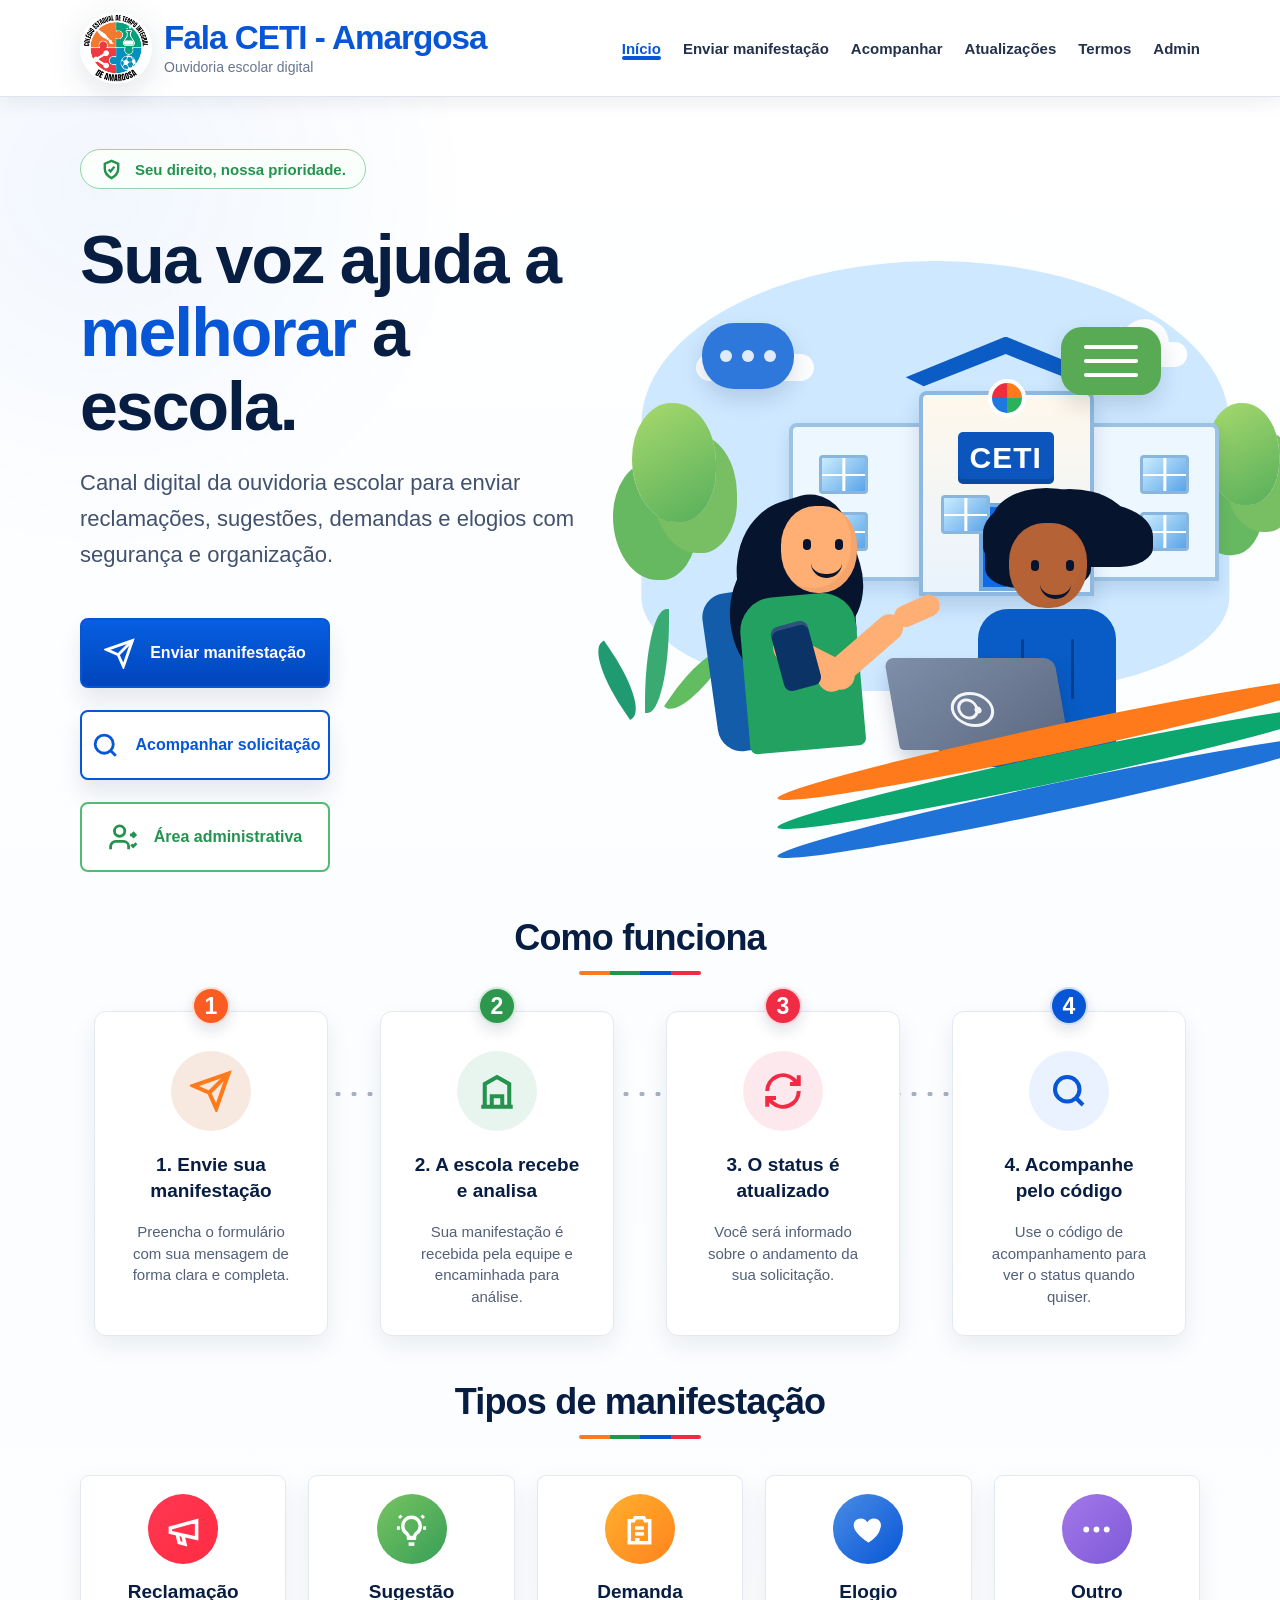
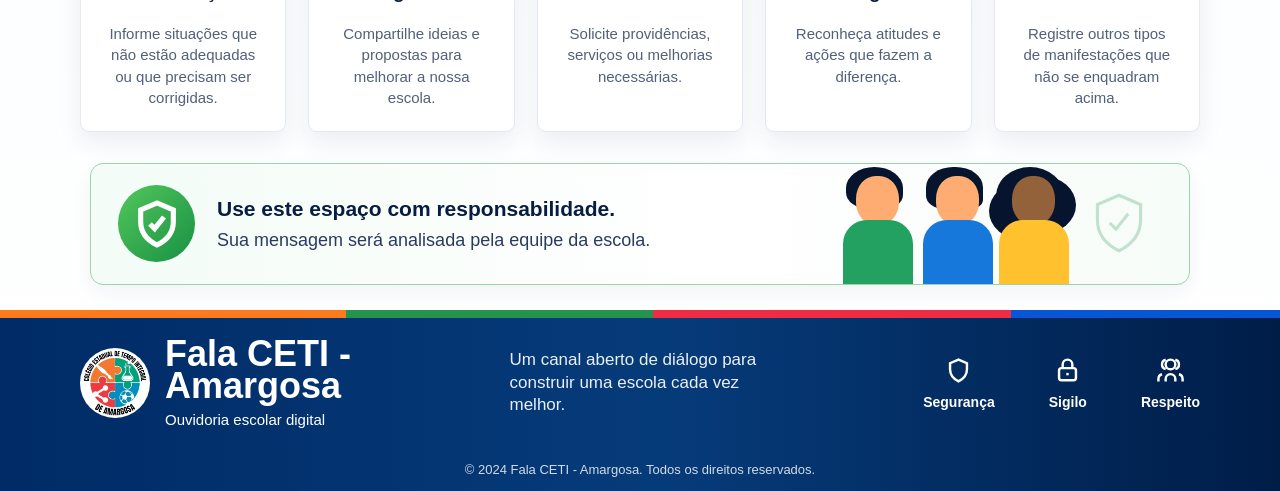
<file: index.html>
<!DOCTYPE html>
<html lang="pt-BR">
<head>
  <meta charset="UTF-8" />
  <meta name="viewport" content="width=device-width, initial-scale=1.0" />
  <title>Fala CETI - Amargosa - Ouvidoria escolar digital</title>
  <link rel="stylesheet" href="assets/css/style.css" />
  <link rel="icon" type="image/png" href="assets/img/logoceti1.png" />

</head>
<body>
  <div class="page">
    <header class="topbar">
      <div class="container nav">
        <a class="brand" href="index.html" aria-label="Fala CETI - Amargosa">
          <img class="school-logo" src="assets/img/logoceti1.png" alt="Colégio Estadual de Tempo Integral de Amargosa" />
          <div class="wordmark">
            <strong>Fala CETI - Amargosa</strong>
            <span>Ouvidoria escolar digital</span>
          </div>
        </a>

        <nav class="menu" aria-label="Navegação principal">
          <a class="active" href="index.html">Início</a>
          <a href="pages/manifestacao.html">Enviar manifestação</a>
          <a href="pages/acompanhar.html">Acompanhar</a>
          <a href="pages/notas_atualizacoes.html">Atualizações</a>
          <a href="pages/termos.html">Termos</a>
          <a href="pages/admin.html">Admin</a>
        </nav>
      </div>
    </header>

    <main>
      <section class="hero">
        <div class="container hero-grid">
          <div class="hero-content">
            <div class="badge">
              <svg viewBox="0 0 24 24" fill="none" stroke="currentColor" aria-hidden="true">
                <path d="M12 3 5 6v5c0 5 3 8 7 10 4-2 7-5 7-10V6l-7-3Z" />
                <path d="m9 12 2 2 4-5" />
              </svg>
              Seu direito, nossa prioridade.
            </div>

            <h1>Sua voz ajuda a <span>melhorar</span> a escola.</h1>
            <p class="hero-copy">Canal digital da ouvidoria escolar para enviar reclamações, sugestões, demandas e elogios com segurança e organização.</p>

            <div class="hero-actions">
              <a class="btn btn-primary" href="pages/manifestacao.html">
                <svg viewBox="0 0 24 24" fill="none" stroke="currentColor" aria-hidden="true">
                  <path d="m22 2-7 20-4-9-9-4 20-7Z" />
                  <path d="M22 2 11 13" />
                </svg>
                Enviar manifestação
              </a>
              <a class="btn" href="pages/acompanhar.html">
                <svg viewBox="0 0 24 24" fill="none" stroke="currentColor" aria-hidden="true">
                  <circle cx="11" cy="11" r="7" />
                  <path d="m20 20-4-4" />
                </svg>
                Acompanhar solicitação
              </a>
              <a class="btn btn-green" href="pages/admin.html">
                <svg viewBox="0 0 24 24" fill="none" stroke="currentColor" aria-hidden="true">
                  <path d="M16 21v-2a4 4 0 0 0-4-4H6a4 4 0 0 0-4 4v2" />
                  <circle cx="9" cy="7" r="4" />
                  <path d="m19 8 2 2-2 2" />
                  <path d="M17 10h4" />
                  <path d="M18 17.5 19.5 19 22 16.5" />
                </svg>
                Área administrativa
              </a>
            </div>
          </div>

          <div class="hero-art" aria-label="Ilustração de estudantes em frente à escola">
            <div class="art-sky"></div>
            <div class="cloud one"></div>
            <div class="cloud two"></div>
            <div class="tree left"></div>
            <div class="tree right"></div>

            <div class="school">
              <div class="roof"></div>
              <div class="wing left"></div>
              <div class="wing right"></div>
              <div class="main"></div>
              <div class="badge-mini"></div>
              <div class="label">CETI</div>
              <div class="door"></div>
              <div class="window w1"></div>
              <div class="window w2"></div>
              <div class="window w3"></div>
              <div class="window w4"></div>
              <div class="window w5"></div>
              <div class="window w6"></div>
            </div>

            <div class="bubble blue">
              <div class="dots"><span></span><span></span><span></span></div>
            </div>
            <div class="bubble green"><span></span></div>

            <div class="plants"><span></span><span></span><span></span></div>

            <div class="person girl">
              <div class="bag"></div>
              <div class="hair"></div>
              <div class="head"></div>
              <div class="eye left"></div>
              <div class="eye right"></div>
              <div class="smile"></div>
              <div class="body"></div>
              <div class="arm left"></div>
              <div class="arm right"></div>
              <div class="hand"></div>
              <div class="phone"></div>
            </div>

            <div class="person boy">
              <div class="hair"></div>
              <div class="head"></div>
              <div class="eye left"></div>
              <div class="eye right"></div>
              <div class="smile"></div>
              <div class="body"></div>
              <div class="arm"></div>
            </div>
            <div class="laptop"></div>

            <div class="swoosh"><span></span><span></span><span></span></div>
          </div>
        </div>
      </section>

      <section class="container" aria-labelledby="como-funciona">
        <h2 id="como-funciona" class="section-title">Como funciona</h2>

        <div class="steps">
          <article class="step-card">
            <div class="num">1</div>
            <div class="icon-circle">
              <svg viewBox="0 0 24 24" fill="none" stroke="currentColor" aria-hidden="true">
                <path d="m22 2-7 20-4-9-9-4 20-7Z" />
                <path d="M22 2 11 13" />
              </svg>
            </div>
            <h3>1. Envie sua<br />manifestação</h3>
            <p>Preencha o formulário com sua mensagem de forma clara e completa.</p>
          </article>

          <article class="step-card">
            <div class="num">2</div>
            <div class="icon-circle">
              <svg viewBox="0 0 24 24" fill="none" stroke="currentColor" aria-hidden="true">
                <path d="M3 21h18" />
                <path d="M5 21V8l7-4 7 4v13" />
                <path d="M9 21v-6h6v6" />
                <path d="M9 10h.01" />
                <path d="M15 10h.01" />
                <path d="M12 7h.01" />
              </svg>
            </div>
            <h3>2. A escola recebe<br />e analisa</h3>
            <p>Sua manifestação é recebida pela equipe e encaminhada para análise.</p>
          </article>

          <article class="step-card">
            <div class="num">3</div>
            <div class="icon-circle">
              <svg viewBox="0 0 24 24" fill="none" stroke="currentColor" aria-hidden="true">
                <path d="M21 12a9 9 0 0 1-15 6.7L3 16" />
                <path d="M3 21v-5h5" />
                <path d="M3 12a9 9 0 0 1 15-6.7L21 8" />
                <path d="M21 3v5h-5" />
              </svg>
            </div>
            <h3>3. O status é<br />atualizado</h3>
            <p>Você será informado sobre o andamento da sua solicitação.</p>
          </article>

          <article class="step-card">
            <div class="num">4</div>
            <div class="icon-circle">
              <svg viewBox="0 0 24 24" fill="none" stroke="currentColor" aria-hidden="true">
                <circle cx="11" cy="11" r="7" />
                <path d="m20 20-4-4" />
              </svg>
            </div>
            <h3>4. Acompanhe<br />pelo código</h3>
            <p>Use o código de acompanhamento para ver o status quando quiser.</p>
          </article>
        </div>
      </section>

      <section class="container" aria-labelledby="tipos">
        <h2 id="tipos" class="section-title">Tipos de manifestação</h2>

        <div class="types">
          <article class="type-card">
            <div class="icon-circle">
              <svg viewBox="0 0 24 24" fill="none" stroke="currentColor" aria-hidden="true">
                <path d="m3 11 18-5v12L3 14v-3Z" />
                <path d="M11.6 16.1 13 22l-4-1-1.3-5.9" />
              </svg>
            </div>
            <h3>Reclamação</h3>
            <p>Informe situações que não estão adequadas ou que precisam ser corrigidas.</p>
          </article>

          <article class="type-card">
            <div class="icon-circle">
              <svg viewBox="0 0 24 24" fill="none" stroke="currentColor" aria-hidden="true">
                <path d="M9 18h6" />
                <path d="M10 22h4" />
                <path d="M8.5 14.5a6 6 0 1 1 7 0c-.9.7-1.5 1.8-1.5 3H10c0-1.2-.6-2.3-1.5-3Z" />
                <path d="M4 11H2" />
                <path d="M22 11h-2" />
                <path d="m5 4-1.4-1.4" />
                <path d="m20.4 2.6-1.4 1.4" />
              </svg>
            </div>
            <h3>Sugestão</h3>
            <p>Compartilhe ideias e propostas para melhorar a nossa escola.</p>
          </article>

          <article class="type-card">
            <div class="icon-circle">
              <svg viewBox="0 0 24 24" fill="none" stroke="currentColor" aria-hidden="true">
                <path d="M9 4h6l1 2h3v15H5V6h3l1-2Z" />
                <path d="M9 11h6" />
                <path d="M9 15h6" />
                <path d="M9 19h3" />
              </svg>
            </div>
            <h3>Demanda</h3>
            <p>Solicite providências, serviços ou melhorias necessárias.</p>
          </article>

          <article class="type-card">
            <div class="icon-circle">
              <svg viewBox="0 0 24 24" fill="currentColor" aria-hidden="true">
                <path d="M12 21s-7.2-4.4-9.5-9.1C.7 8.1 2.8 4.5 6.6 4.5c2.1 0 3.7 1.1 4.6 2.5.9-1.4 2.5-2.5 4.6-2.5 3.8 0 5.9 3.6 4.1 7.4C19.2 16.6 12 21 12 21Z" />
              </svg>
            </div>
            <h3>Elogio</h3>
            <p>Reconheça atitudes e ações que fazem a diferença.</p>
          </article>

          <article class="type-card">
            <div class="icon-circle">
              <svg viewBox="0 0 24 24" fill="currentColor" aria-hidden="true">
                <circle cx="5" cy="12" r="2" />
                <circle cx="12" cy="12" r="2" />
                <circle cx="19" cy="12" r="2" />
              </svg>
            </div>
            <h3>Outro</h3>
            <p>Registre outros tipos de manifestações que não se enquadram acima.</p>
          </article>
        </div>

        <aside class="responsibility">
          <div class="responsibility-text">
            <div class="shield">
              <svg viewBox="0 0 24 24" fill="none" stroke="currentColor" aria-hidden="true">
                <path d="M12 3 5 6v5c0 5 3 8 7 10 4-2 7-5 7-10V6l-7-3Z" />
                <path d="m9 12 2 2 4-5" />
              </svg>
            </div>
            <div>
              <h2>Use este espaço com responsabilidade.</h2>
              <p>Sua mensagem será analisada pela equipe da escola.</p>
            </div>
          </div>

          <div class="student-row" aria-hidden="true">
            <div class="mini-person">
              <div class="mini-hair"></div>
              <div class="face"></div>
              <div class="shirt"></div>
            </div>
            <div class="mini-person">
              <div class="mini-hair"></div>
              <div class="face"></div>
              <div class="shirt"></div>
            </div>
            <div class="mini-person">
              <div class="mini-hair"></div>
              <div class="face"></div>
              <div class="shirt"></div>
            </div>
            <svg class="ghost-shield" viewBox="0 0 24 24" fill="none" stroke="currentColor" aria-hidden="true">
              <path d="M12 3 5 6v5c0 5 3 8 7 10 4-2 7-5 7-10V6l-7-3Z" />
              <path d="m9 12 2 2 4-5" />
            </svg>
          </div>
        </aside>
      </section>
    </main>

    <footer class="footer">
      <div class="stripe"><span></span><span></span><span></span><span></span></div>
      <div class="container footer-content">
        <div class="footer-brand">
          <img class="school-logo" src="assets/img/logoceti1.png" alt="" aria-hidden="true" />
          <div>
            <strong>Fala CETI - Amargosa</strong>
            <span>Ouvidoria escolar digital</span>
          </div>
        </div>

        <p class="footer-copy">Um canal aberto de diálogo para construir uma escola cada vez melhor.</p>

        <div class="footer-pillars">
          <div class="pillar">
            <svg viewBox="0 0 24 24" fill="none" stroke="currentColor" aria-hidden="true">
              <path d="M12 3 5 6v5c0 5 3 8 7 10 4-2 7-5 7-10V6l-7-3Z" />
            </svg>
            Segurança
          </div>
          <div class="pillar">
            <svg viewBox="0 0 24 24" fill="none" stroke="currentColor" aria-hidden="true">
              <rect x="5" y="10" width="14" height="10" rx="2" />
              <path d="M8 10V7a4 4 0 0 1 8 0v3" />
              <path d="M12 14v2" />
            </svg>
            Sigilo
          </div>
          <div class="pillar">
            <svg viewBox="0 0 24 24" fill="none" stroke="currentColor" aria-hidden="true">
              <path d="M16 21v-2a4 4 0 0 0-8 0v2" />
              <circle cx="12" cy="7" r="4" />
              <path d="M22 21v-2a4 4 0 0 0-3-3.87" />
              <path d="M16 3.13a4 4 0 0 1 0 7.75" />
              <path d="M2 21v-2a4 4 0 0 1 3-3.87" />
              <path d="M8 3.13a4 4 0 0 0 0 7.75" />
            </svg>
            Respeito
          </div>
        </div>

        <p class="copyright">© 2024 Fala CETI - Amargosa. Todos os direitos reservados.</p>
      </div>
    </footer>
  </div>
</body>
</html>
</file>
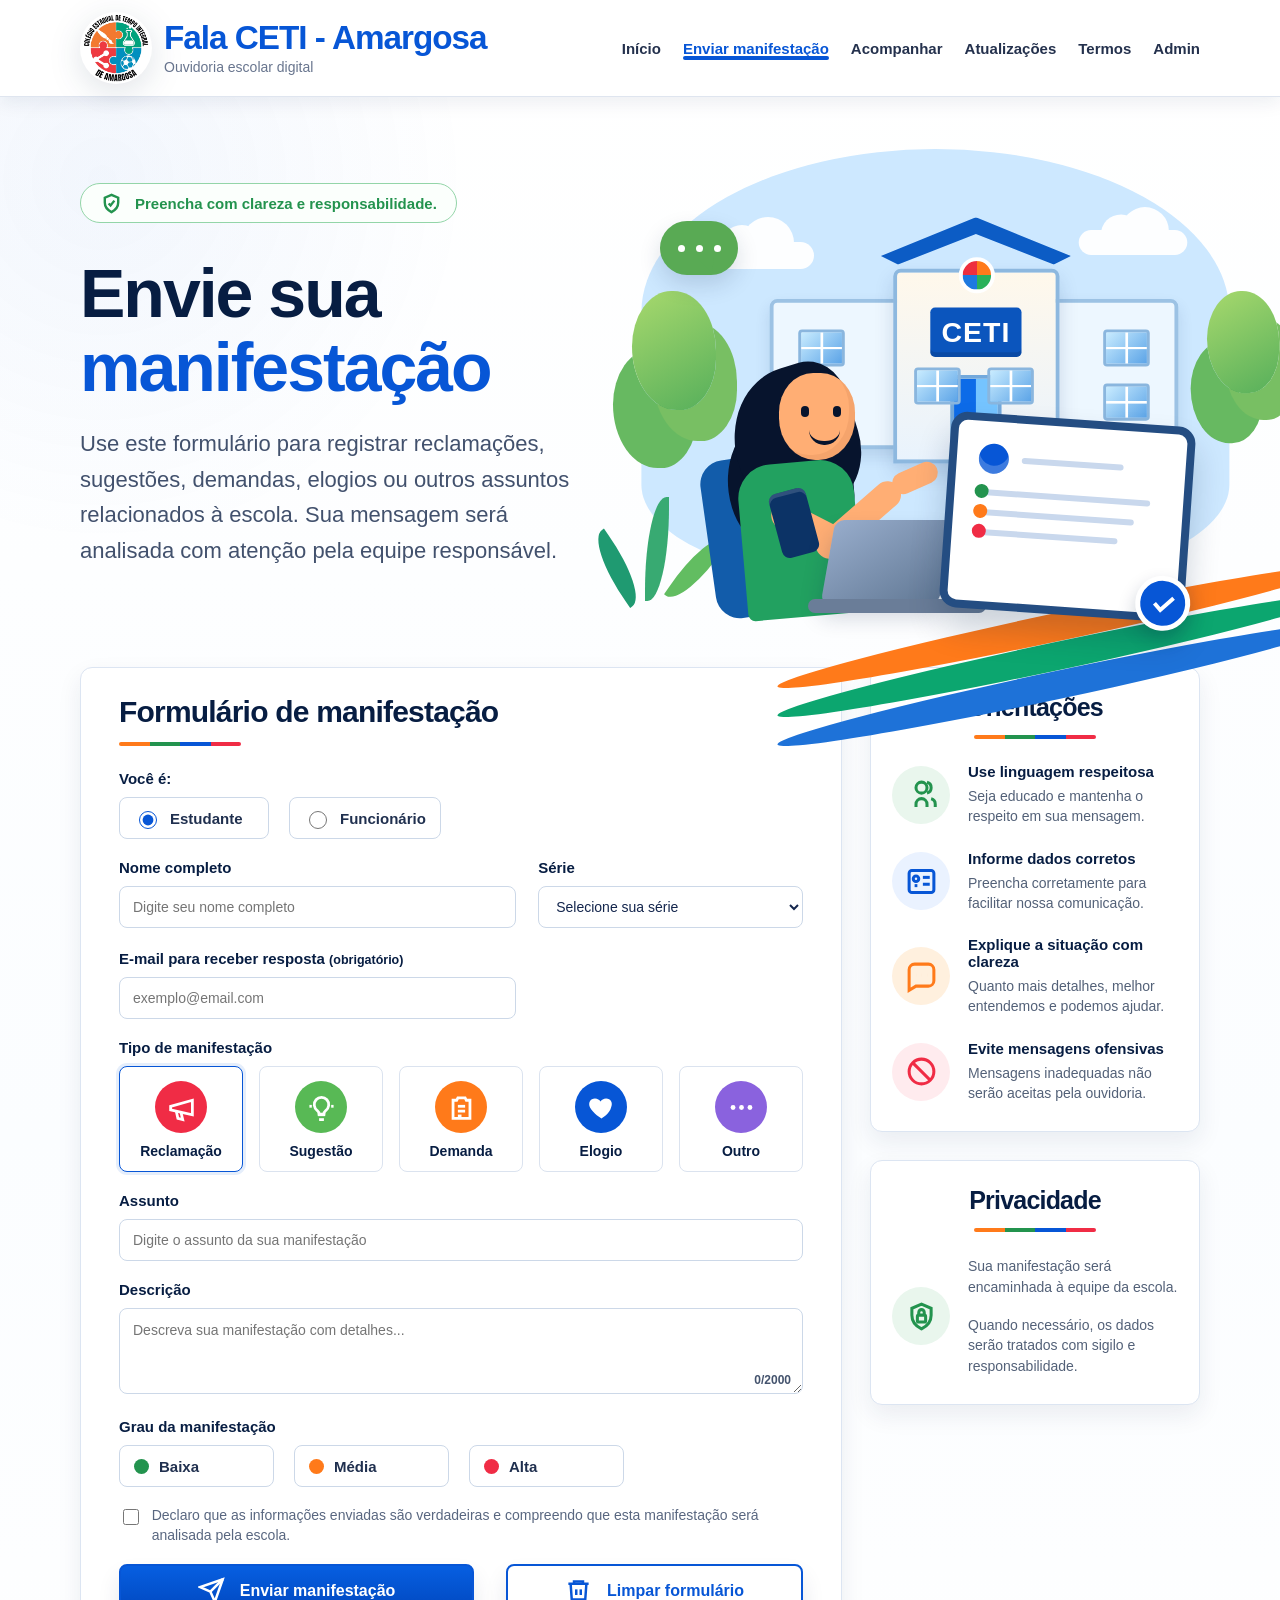
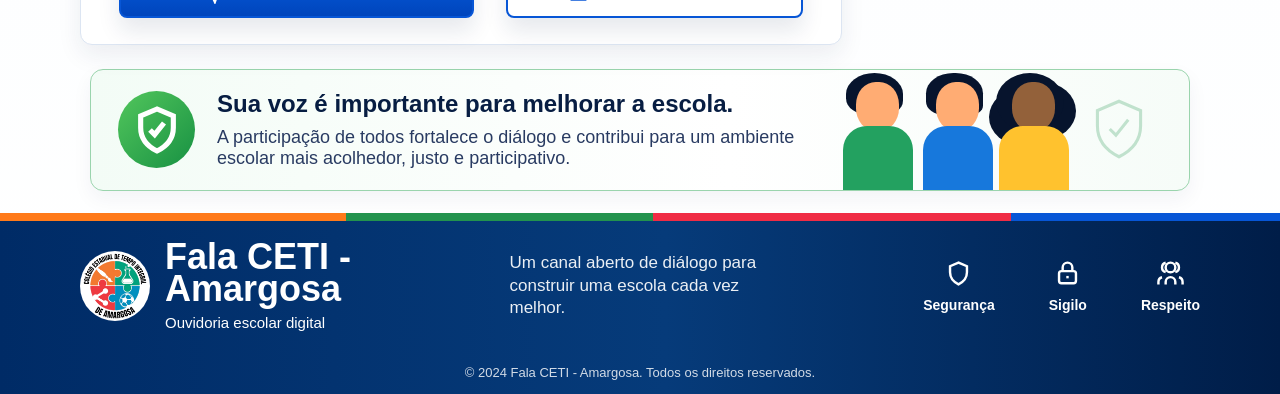
<file: pages/manifestacao.html>
<!DOCTYPE html>
<html lang="pt-BR">
<head>
  <meta charset="UTF-8" />
  <meta name="viewport" content="width=device-width, initial-scale=1.0" />
  <title>Enviar manifestação - Fala CETI - Amargosa</title>
  <link rel="stylesheet" href="../assets/css/style.css" />
  <link rel="icon" type="image/png" href="../assets/img/logoceti1.png" />
</head>
<body>
  <div class="page manifestation-page">
    <header class="topbar">
      <div class="container nav">
        <a class="brand" href="../index.html" aria-label="Fala CETI - Amargosa">
          <img class="school-logo" src="../assets/img/logoceti1.png" alt="Colégio Estadual de Tempo Integral de Amargosa" />
          <div class="wordmark">
            <strong>Fala CETI - Amargosa</strong>
            <span>Ouvidoria escolar digital</span>
          </div>
        </a>

        <nav class="menu" aria-label="Navegação principal">
          <a href="../index.html">Início</a>
          <a class="active" href="manifestacao.html">Enviar manifestação</a>
          <a href="acompanhar.html">Acompanhar</a>
          <a href="notas_atualizacoes.html">Atualizações</a>
          <a href="termos.html">Termos</a>
          <a href="admin.html">Admin</a>
        </nav>
      </div>
    </header>

    <main>
      <section class="hero">
        <div class="container hero-grid">
          <div class="hero-content">
            <div class="badge">
              <svg viewBox="0 0 24 24" fill="none" stroke="currentColor" aria-hidden="true">
                <path d="M12 3 5 6v5c0 5 3 8 7 10 4-2 7-5 7-10V6l-7-3Z" />
                <path d="m9 12 2 2 4-5" />
              </svg>
              Preencha com clareza e responsabilidade.
            </div>

            <h1>Envie sua <span>manifestação</span></h1>
            <p class="hero-copy">Use este formulário para registrar reclamações, sugestões, demandas, elogios ou outros assuntos relacionados à escola. Sua mensagem será analisada com atenção pela equipe responsável.</p>
          </div>

          <div class="hero-art manifestation-art" aria-label="Ilustração de estudante preenchendo manifestação">
            <div class="art-sky"></div>
            <div class="cloud one"></div>
            <div class="cloud two"></div>
            <div class="tree left"></div>
            <div class="tree right"></div>

            <div class="school">
              <div class="roof"></div>
              <div class="wing left"></div>
              <div class="wing right"></div>
              <div class="main"></div>
              <div class="badge-mini"></div>
              <div class="label">CETI</div>
              <div class="door"></div>
              <div class="window w1"></div>
              <div class="window w2"></div>
              <div class="window w3"></div>
              <div class="window w4"></div>
              <div class="window w5"></div>
              <div class="window w6"></div>
            </div>

            <div class="bubble green"><span></span></div>
            <div class="plants"><span></span><span></span><span></span></div>

            <div class="person girl">
              <div class="bag"></div>
              <div class="hair"></div>
              <div class="head"></div>
              <div class="eye left"></div>
              <div class="eye right"></div>
              <div class="smile"></div>
              <div class="body"></div>
              <div class="arm left"></div>
              <div class="arm right"></div>
              <div class="hand"></div>
              <div class="phone"></div>
            </div>

            <div class="desk-laptop"></div>
            <div class="form-device">
              <div class="device-user">
                <div class="device-avatar"></div>
                <span></span>
              </div>
              <span class="device-line"></span>
              <span class="device-line"></span>
              <span class="device-line"></span>
              <div class="device-check">
                <svg viewBox="0 0 24 24" fill="none" stroke="currentColor" aria-hidden="true">
                  <path d="m5 12 5 5L20 7" />
                </svg>
              </div>
            </div>

            <div class="swoosh"><span></span><span></span><span></span></div>
          </div>
        </div>
      </section>

      <section class="container manifestation-layout" aria-label="Formulário de manifestação">
        <form class="form-card" id="manifestacao-form" novalidate>
          <h2 class="section-title">Formulário de manifestação</h2>

          <div class="form-section">
            <span class="field-label">Você é:</span>
            <div class="radio-row">
              <label class="choice-pill">
                <input id="perfil-estudante" type="radio" name="perfil" value="estudante" checked />
                Estudante
              </label>
              <label class="choice-pill">
                <input id="perfil-funcionario" type="radio" name="perfil" value="funcionario" />
                Funcionário
              </label>
            </div>
          </div>

          <div class="field-grid" id="identification-fields">
            <label class="field">
              <span class="field-label">Nome completo</span>
              <input id="nome" name="nome" type="text" placeholder="Digite seu nome completo" autocomplete="name" required />
            </label>
            <label class="field" id="turma-field">
              <span class="field-label">Série</span>
              <select id="turma" name="turma">
                <option value="">Selecione sua série</option>
                <option>1ª série</option>
                <option>2ª série</option>
                <option>3ª série</option>
              </select>
            </label>
            <label class="field">
              <span class="field-label">E-mail para receber resposta <small>(obrigatório)</small></span>
              <input id="email" name="email" type="email" placeholder="exemplo@email.com" autocomplete="email" required />
            </label>
          </div>

          <div class="form-section">
            <span class="field-label">Tipo de manifestação</span>
            <div class="manifestation-options">
              <label class="manifestation-option">
                <input id="tipo-reclamacao" type="radio" name="tipo" value="Reclamação" checked />
                <span class="mini-icon">
                  <svg viewBox="0 0 24 24" fill="none" stroke="currentColor" aria-hidden="true">
                    <path d="m3 11 18-5v12L3 14v-3Z" />
                    <path d="M11.6 16.1 13 22l-4-1-1.3-5.9" />
                  </svg>
                </span>
                Reclamação
              </label>

              <label class="manifestation-option">
                <input id="tipo-sugestao" type="radio" name="tipo" value="Sugestão" />
                <span class="mini-icon">
                  <svg viewBox="0 0 24 24" fill="none" stroke="currentColor" aria-hidden="true">
                    <path d="M9 18h6" />
                    <path d="M10 22h4" />
                    <path d="M8.5 14.5a6 6 0 1 1 7 0c-.9.7-1.5 1.8-1.5 3H10c0-1.2-.6-2.3-1.5-3Z" />
                    <path d="M4 11H2" />
                    <path d="M22 11h-2" />
                  </svg>
                </span>
                Sugestão
              </label>

              <label class="manifestation-option">
                <input id="tipo-demanda" type="radio" name="tipo" value="Demanda" />
                <span class="mini-icon">
                  <svg viewBox="0 0 24 24" fill="none" stroke="currentColor" aria-hidden="true">
                    <path d="M9 4h6l1 2h3v15H5V6h3l1-2Z" />
                    <path d="M9 11h6" />
                    <path d="M9 15h6" />
                    <path d="M9 19h3" />
                  </svg>
                </span>
                Demanda
              </label>

              <label class="manifestation-option">
                <input id="tipo-elogio" type="radio" name="tipo" value="Elogio" />
                <span class="mini-icon">
                  <svg viewBox="0 0 24 24" fill="currentColor" aria-hidden="true">
                    <path d="M12 21s-7.2-4.4-9.5-9.1C.7 8.1 2.8 4.5 6.6 4.5c2.1 0 3.7 1.1 4.6 2.5.9-1.4 2.5-2.5 4.6-2.5 3.8 0 5.9 3.6 4.1 7.4C19.2 16.6 12 21 12 21Z" />
                  </svg>
                </span>
                Elogio
              </label>

              <label class="manifestation-option">
                <input id="tipo-outro" type="radio" name="tipo" value="Outro" />
                <span class="mini-icon">
                  <svg viewBox="0 0 24 24" fill="currentColor" aria-hidden="true">
                    <circle cx="5" cy="12" r="2" />
                    <circle cx="12" cy="12" r="2" />
                    <circle cx="19" cy="12" r="2" />
                  </svg>
                </span>
                Outro
              </label>
            </div>
          </div>

          <div class="form-section">
            <label class="field">
              <span class="field-label">Assunto</span>
              <input id="assunto" name="assunto" type="text" placeholder="Digite o assunto da sua manifestação" />
            </label>
          </div>

          <div class="form-section">
            <label class="field">
              <span class="field-label">Descrição</span>
              <span class="textarea-wrap">
                <textarea id="descricao" name="descricao" maxlength="2000" placeholder="Descreva sua manifestação com detalhes..."></textarea>
                <span class="counter">0/2000</span>
              </span>
            </label>
          </div>

          <div class="form-section">
            <span class="field-label">Grau da manifestação</span>
            <div class="priority-row">
              <label class="priority-pill">
                <input id="prioridade-baixa" type="radio" name="prioridade" value="Baixa" checked />
                <span class="priority-dot"></span> Baixa
              </label>
              <label class="priority-pill">
                <input id="prioridade-media" type="radio" name="prioridade" value="Média" />
                <span class="priority-dot medium"></span> Média
              </label>
              <label class="priority-pill">
                <input id="prioridade-alta" type="radio" name="prioridade" value="Alta" />
                <span class="priority-dot high"></span> Alta
              </label>
            </div>
          </div>

          <label class="agreement">
            <input type="checkbox" />
            <span>Declaro que as informações enviadas são verdadeiras e compreendo que esta manifestação será analisada pela escola.</span>
          </label>

          <div class="form-actions">
            <button class="btn btn-primary" id="enviar-manifestacao" type="submit">
              <svg viewBox="0 0 24 24" fill="none" stroke="currentColor" aria-hidden="true">
                <path d="m22 2-7 20-4-9-9-4 20-7Z" />
                <path d="M22 2 11 13" />
              </svg>
              Enviar manifestação
            </button>
            <button class="btn" type="reset">
              <svg viewBox="0 0 24 24" fill="none" stroke="currentColor" aria-hidden="true">
                <path d="M3 6h18" />
                <path d="M8 6V4h8v2" />
                <path d="m19 6-1 14H6L5 6" />
                <path d="M10 11v5" />
                <path d="M14 11v5" />
              </svg>
              Limpar formulário
            </button>
          </div>

          <div class="submission-feedback" id="manifestacao-feedback" aria-live="polite" hidden>
            <h3 id="feedback-title"></h3>
            <p id="feedback-message"></p>
            <div class="protocol-box" id="protocol-box" hidden>
              <span>Protocolo gerado</span>
              <strong id="protocolo-gerado"></strong>
              <button class="copy-protocol" id="copiar-protocolo" type="button">Copiar protocolo</button>
            </div>
          </div>
        </form>

        <aside class="side-stack">
          <section class="info-card">
            <h2 class="section-title">Orientações</h2>
            <div class="orientation-list">
              <div class="orientation-item">
                <div class="orientation-icon">
                  <svg viewBox="0 0 24 24" fill="none" stroke="currentColor" aria-hidden="true">
                    <path d="M16 21v-2a4 4 0 0 0-8 0v2" />
                    <circle cx="12" cy="7" r="4" />
                    <path d="M22 21v-2a4 4 0 0 0-3-3.87" />
                    <path d="M16 3.13a4 4 0 0 1 0 7.75" />
                  </svg>
                </div>
                <div>
                  <h3>Use linguagem respeitosa</h3>
                  <p>Seja educado e mantenha o respeito em sua mensagem.</p>
                </div>
              </div>

              <div class="orientation-item">
                <div class="orientation-icon">
                  <svg viewBox="0 0 24 24" fill="none" stroke="currentColor" aria-hidden="true">
                    <rect x="3" y="4" width="18" height="16" rx="2" />
                    <circle cx="8" cy="10" r="2" />
                    <path d="M13 9h5" />
                    <path d="M13 14h5" />
                    <path d="M7 15h2" />
                  </svg>
                </div>
                <div>
                  <h3>Informe dados corretos</h3>
                  <p>Preencha corretamente para facilitar nossa comunicação.</p>
                </div>
              </div>

              <div class="orientation-item">
                <div class="orientation-icon">
                  <svg viewBox="0 0 24 24" fill="none" stroke="currentColor" aria-hidden="true">
                    <path d="M21 15a4 4 0 0 1-4 4H8l-5 3V7a4 4 0 0 1 4-4h10a4 4 0 0 1 4 4v8Z" />
                    <path d="M8 11h.01" />
                    <path d="M12 11h.01" />
                    <path d="M16 11h.01" />
                  </svg>
                </div>
                <div>
                  <h3>Explique a situação com clareza</h3>
                  <p>Quanto mais detalhes, melhor entendemos e podemos ajudar.</p>
                </div>
              </div>

              <div class="orientation-item">
                <div class="orientation-icon">
                  <svg viewBox="0 0 24 24" fill="none" stroke="currentColor" aria-hidden="true">
                    <circle cx="12" cy="12" r="9" />
                    <path d="m5.7 5.7 12.6 12.6" />
                  </svg>
                </div>
                <div>
                  <h3>Evite mensagens ofensivas</h3>
                  <p>Mensagens inadequadas não serão aceitas pela ouvidoria.</p>
                </div>
              </div>
            </div>
          </section>

          <section class="info-card privacy-card">
            <h2 class="section-title">Privacidade</h2>
            <div class="privacy-body">
              <div class="orientation-icon">
                <svg viewBox="0 0 24 24" fill="none" stroke="currentColor" aria-hidden="true">
                  <path d="M12 3 5 6v5c0 5 3 8 7 10 4-2 7-5 7-10V6l-7-3Z" />
                  <rect x="9" y="11" width="6" height="5" rx="1" />
                  <path d="M10 11V9a2 2 0 0 1 4 0v2" />
                </svg>
              </div>
              <div>
                <p>Sua manifestação será encaminhada à equipe da escola.</p>
                <p>Quando necessário, os dados serão tratados com sigilo e responsabilidade.</p>
              </div>
            </div>
          </section>
        </aside>
      </section>

      <section class="container">
        <aside class="responsibility">
          <div class="responsibility-text">
            <div class="shield">
              <svg viewBox="0 0 24 24" fill="none" stroke="currentColor" aria-hidden="true">
                <path d="M12 3 5 6v5c0 5 3 8 7 10 4-2 7-5 7-10V6l-7-3Z" />
                <path d="m9 12 2 2 4-5" />
              </svg>
            </div>
            <div>
              <h2>Sua voz é importante para melhorar a escola.</h2>
              <p>A participação de todos fortalece o diálogo e contribui para um ambiente escolar mais acolhedor, justo e participativo.</p>
            </div>
          </div>

          <div class="student-row" aria-hidden="true">
            <div class="mini-person">
              <div class="mini-hair"></div>
              <div class="face"></div>
              <div class="shirt"></div>
            </div>
            <div class="mini-person">
              <div class="mini-hair"></div>
              <div class="face"></div>
              <div class="shirt"></div>
            </div>
            <div class="mini-person">
              <div class="mini-hair"></div>
              <div class="face"></div>
              <div class="shirt"></div>
            </div>
            <svg class="ghost-shield" viewBox="0 0 24 24" fill="none" stroke="currentColor" aria-hidden="true">
              <path d="M12 3 5 6v5c0 5 3 8 7 10 4-2 7-5 7-10V6l-7-3Z" />
              <path d="m9 12 2 2 4-5" />
            </svg>
          </div>
        </aside>
      </section>
    </main>

    <footer class="footer">
      <div class="stripe"><span></span><span></span><span></span><span></span></div>
      <div class="container footer-content">
        <div class="footer-brand">
          <img class="school-logo" src="../assets/img/logoceti1.png" alt="" aria-hidden="true" />
          <div>
            <strong>Fala CETI - Amargosa</strong>
            <span>Ouvidoria escolar digital</span>
          </div>
        </div>

        <p class="footer-copy">Um canal aberto de diálogo para construir uma escola cada vez melhor.</p>

        <div class="footer-pillars">
          <div class="pillar">
            <svg viewBox="0 0 24 24" fill="none" stroke="currentColor" aria-hidden="true">
              <path d="M12 3 5 6v5c0 5 3 8 7 10 4-2 7-5 7-10V6l-7-3Z" />
            </svg>
            Segurança
          </div>
          <div class="pillar">
            <svg viewBox="0 0 24 24" fill="none" stroke="currentColor" aria-hidden="true">
              <rect x="5" y="10" width="14" height="10" rx="2" />
              <path d="M8 10V7a4 4 0 0 1 8 0v3" />
              <path d="M12 14v2" />
            </svg>
            Sigilo
          </div>
          <div class="pillar">
            <svg viewBox="0 0 24 24" fill="none" stroke="currentColor" aria-hidden="true">
              <path d="M16 21v-2a4 4 0 0 0-8 0v2" />
              <circle cx="12" cy="7" r="4" />
              <path d="M22 21v-2a4 4 0 0 0-3-3.87" />
              <path d="M16 3.13a4 4 0 0 1 0 7.75" />
              <path d="M2 21v-2a4 4 0 0 1 3-3.87" />
              <path d="M8 3.13a4 4 0 0 0 0 7.75" />
            </svg>
            Respeito
          </div>
        </div>

        <p class="copyright">© 2024 Fala CETI - Amargosa. Todos os direitos reservados.</p>
      </div>
    </footer>
  </div>
  <script type="module" src="../assets/js/manifestacao.js"></script>
</body>
</html>
</file>
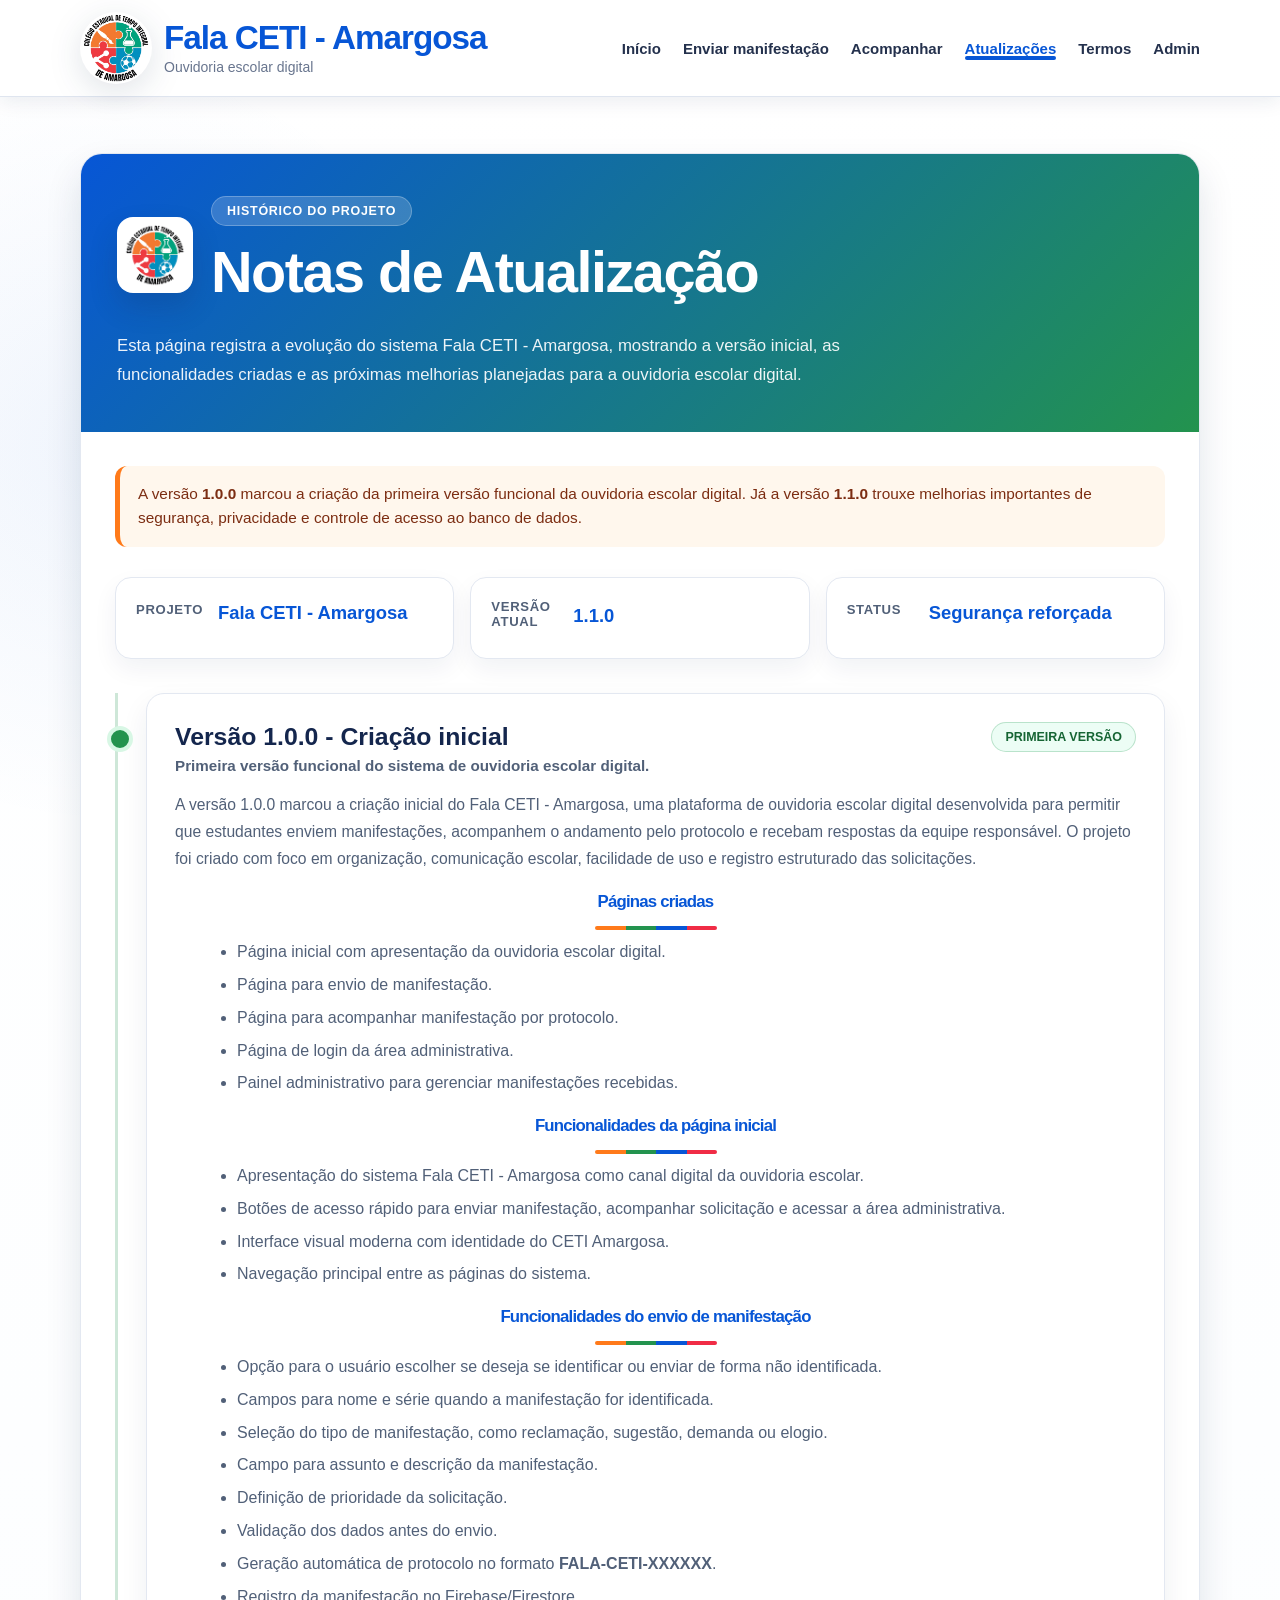
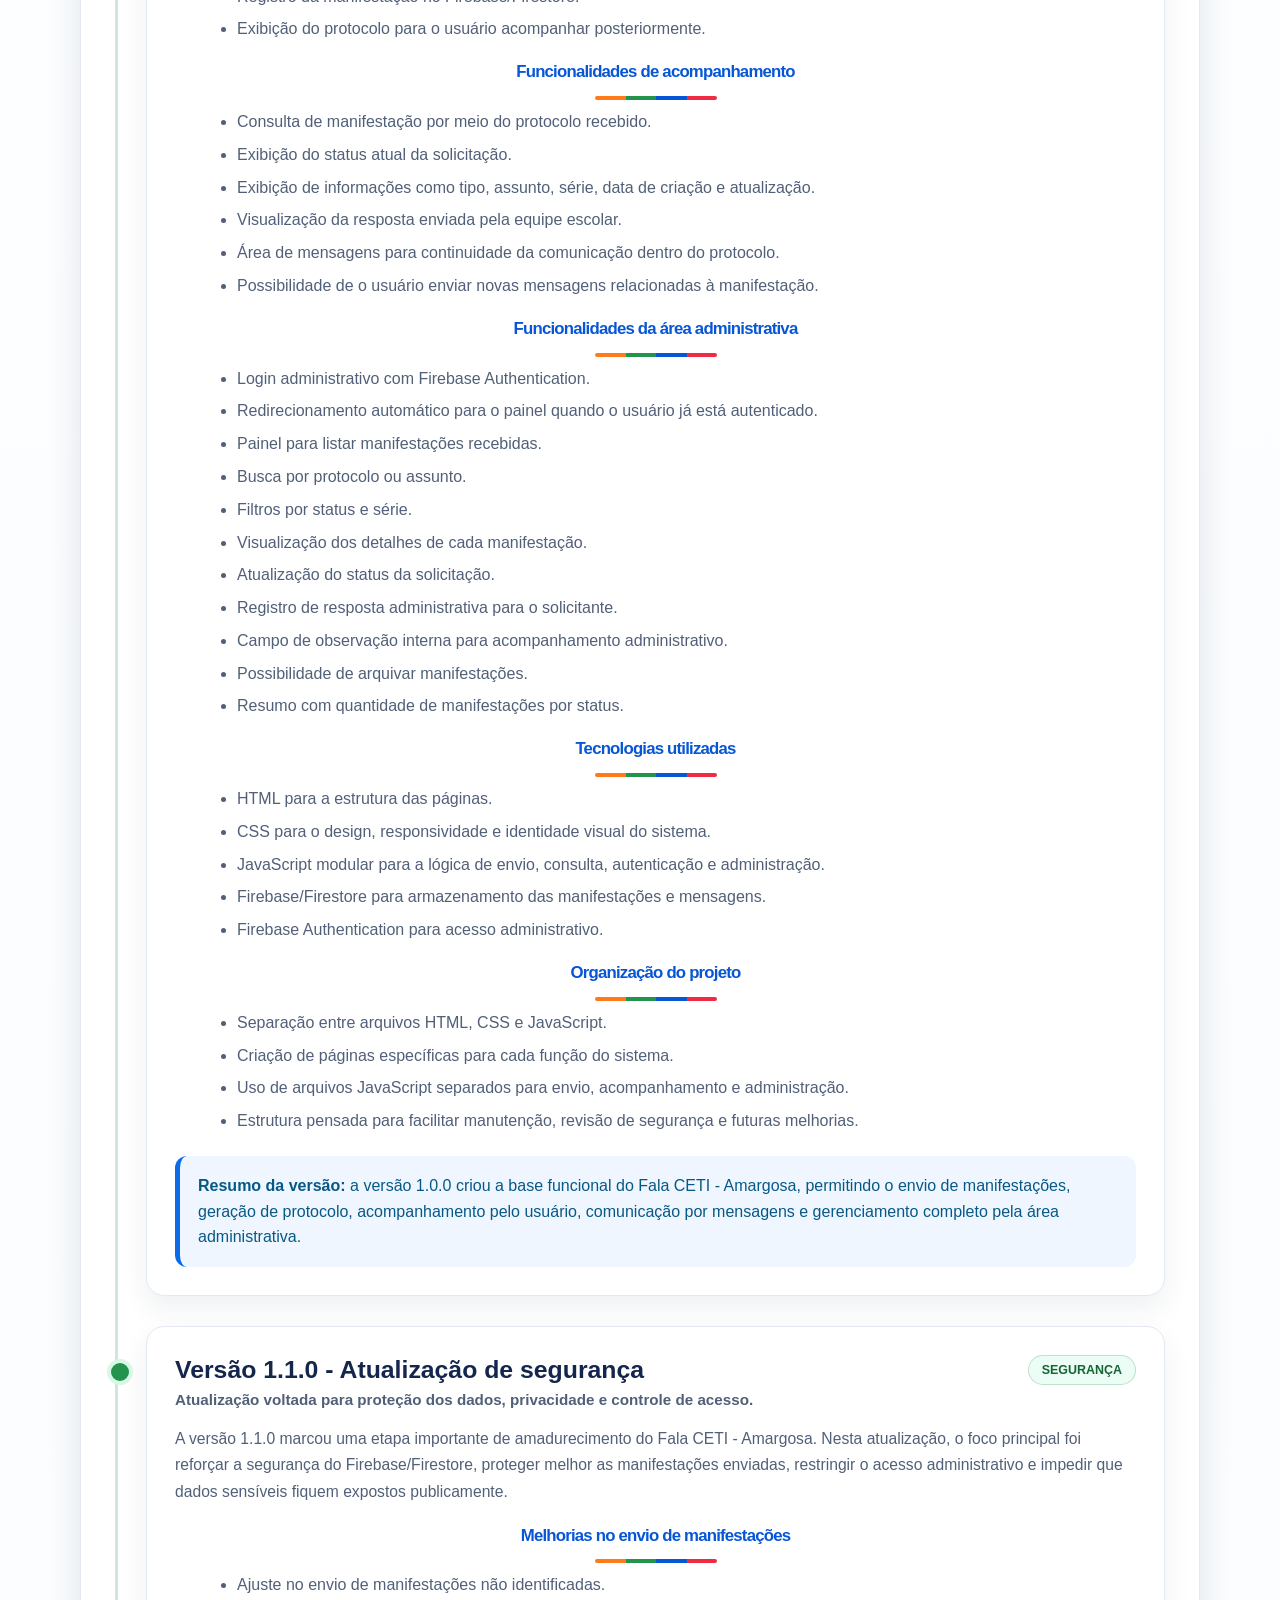
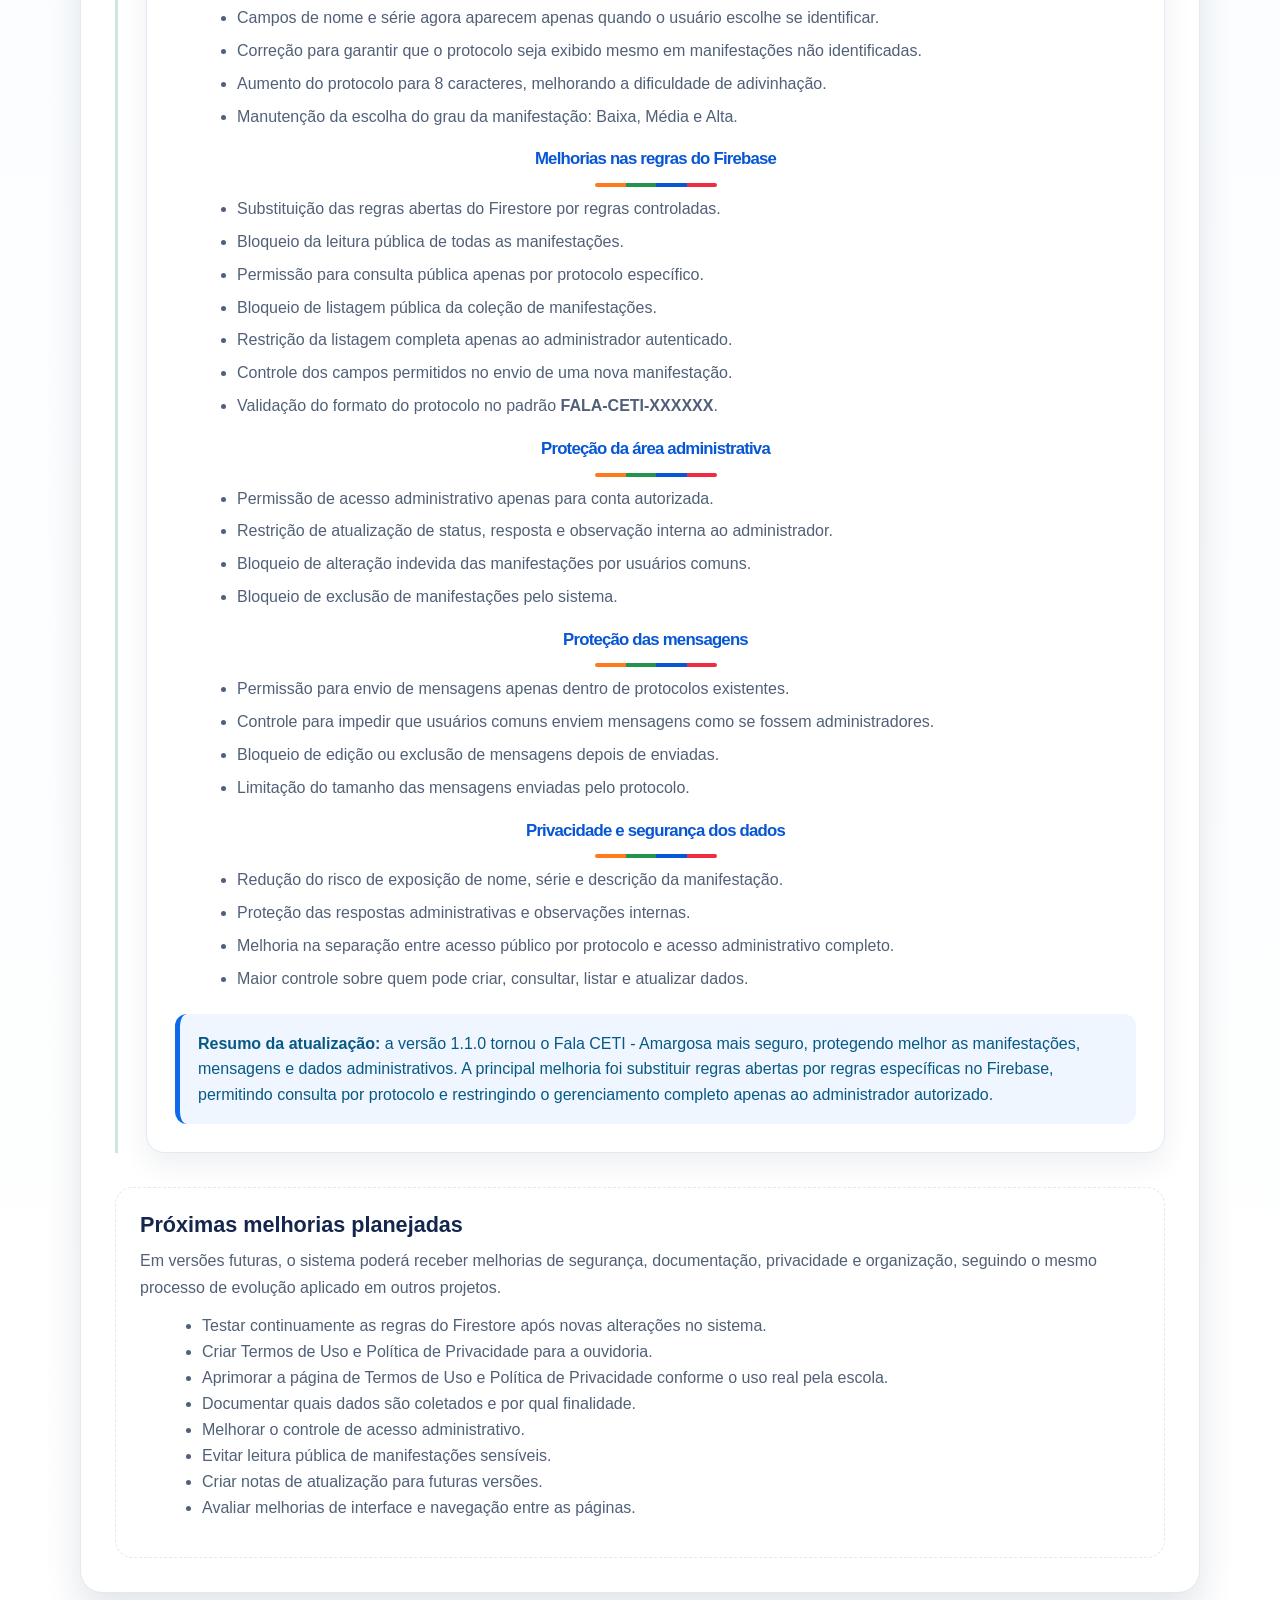
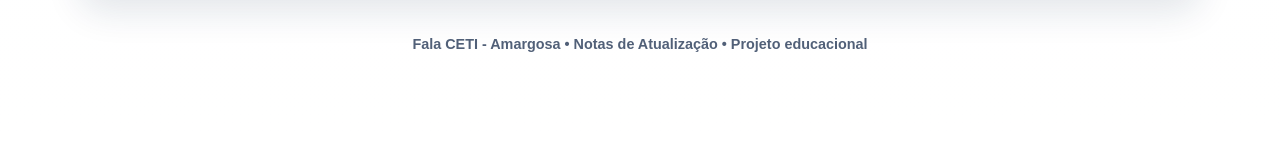
<file: pages/notas_atualizacoes.html>
<!DOCTYPE html>
<html lang="pt-BR">
<head>
  <meta charset="UTF-8" />
  <meta name="viewport" content="width=device-width, initial-scale=1.0" />

  <title>Notas de Atualização - Fala CETI - Amargosa</title>

  <link rel="stylesheet" href="../assets/css/style.css" />
  <link rel="icon" type="image/png" href="../assets/img/logoceti1.png" />

  <style>
    :root {
      --notes-bg: #f8fafc;
      --notes-surface: #ffffff;
      --notes-border: #e3e8f1;
      --notes-blue: #0756d6;
      --notes-blue-2: #0d6be8;
      --notes-green: #23934e;
      --notes-orange: #ff7a1a;
      --notes-text: #14264d;
      --notes-muted: #516078;
      --notes-shadow: 0 18px 36px rgba(20, 38, 77, 0.12);
    }

    body {
      background: var(--notes-bg);
    }

    .notes-page {
      min-height: 100vh;
      background:
        radial-gradient(circle at 8% 9%, rgba(7, 86, 214, 0.06), transparent 24rem),
        linear-gradient(180deg, #ffffff 0%, #fbfdff 58%, #ffffff 100%);
    }

    .notes-hero {
      padding: 56px 0 32px;
    }

    .notes-card {
      background: var(--notes-surface);
      border: 1px solid var(--notes-border);
      border-radius: 22px;
      box-shadow: var(--notes-shadow);
      overflow: hidden;
    }

    .notes-hero-panel {
      background: linear-gradient(135deg, var(--notes-blue), var(--notes-green));
      color: #ffffff;
      padding: 42px 36px;
    }

    .document-heading {
      display: flex;
      align-items: center;
      gap: 18px;
      flex-wrap: wrap;
      margin-bottom: 18px;
    }

    .document-logo {
      width: 76px;
      height: 76px;
      flex: 0 0 auto;
      object-fit: cover;
      padding: 6px;
      border-radius: 16px;
      background: #ffffff;
      box-shadow: 0 14px 28px rgba(20, 38, 77, 0.18);
    }

    .document-heading-text {
      min-width: 0;
    }

    .notes-label {
      display: inline-flex;
      align-items: center;
      gap: 8px;
      background: rgba(255, 255, 255, 0.18);
      border: 1px solid rgba(255, 255, 255, 0.25);
      padding: 7px 15px;
      border-radius: 999px;
      font-size: 0.78rem;
      font-weight: 900;
      text-transform: uppercase;
      letter-spacing: 0.06em;
      margin-bottom: 16px;
    }

    .notes-hero-panel h1 {
      max-width: 820px;
      margin: 0 0 12px;
      color: #ffffff;
      font-size: clamp(2rem, 5vw, 3.6rem);
      line-height: 1.05;
      letter-spacing: -1.5px;
    }

    .notes-hero-panel p {
      max-width: 760px;
      margin: 0;
      color: rgba(255, 255, 255, 0.92);
      font-size: 1.05rem;
      line-height: 1.7;
      font-weight: 500;
    }

    .notes-content {
      padding: 34px;
    }

    .notice-box {
      background: #fff7ed;
      border-left: 5px solid var(--notes-orange);
      color: #7c2d12;
      border-radius: 12px;
      padding: 16px 18px;
      margin-bottom: 30px;
      font-size: 0.96rem;
    }

    .notice-box p {
      margin: 0;
      line-height: 1.6;
    }

    .summary-grid {
      display: grid;
      grid-template-columns: repeat(3, 1fr);
      gap: 16px;
      margin-bottom: 34px;
    }

    .summary-item {
      background: #ffffff;
      border: 1px solid var(--notes-border);
      border-radius: 16px;
      padding: 20px;
      box-shadow: 0 10px 24px rgba(20, 38, 77, 0.06);
    }

    .summary-item span {
      display: block;
      color: var(--notes-muted);
      font-size: 0.82rem;
      font-weight: 800;
      text-transform: uppercase;
      letter-spacing: 0.05em;
      margin-bottom: 6px;
    }

    .summary-item strong {
      color: var(--notes-blue);
      font-size: 1.15rem;
      font-weight: 900;
    }

    .timeline {
      position: relative;
      padding-left: 28px;
      border-left: 3px solid rgba(35, 147, 78, 0.22);
    }

    .version-card {
      position: relative;
      background: #ffffff;
      border: 1px solid var(--notes-border);
      border-radius: 18px;
      padding: 28px;
      margin-bottom: 30px;
      box-shadow: 0 12px 28px rgba(20, 38, 77, 0.07);
    }

    .version-card::before {
      content: "";
      position: absolute;
      left: -40px;
      top: 32px;
      width: 18px;
      height: 18px;
      background: var(--notes-green);
      border: 4px solid #d8f7e5;
      border-radius: 50%;
    }

    .version-header {
      display: flex;
      justify-content: space-between;
      align-items: flex-start;
      gap: 14px;
      flex-wrap: wrap;
      margin-bottom: 18px;
    }

    .version-title h2 {
      color: var(--notes-text);
      font-size: 1.55rem;
      line-height: 1.2;
      margin: 0 0 6px;
    }

    .version-title p {
      color: var(--notes-muted);
      margin: 0;
      font-size: 0.95rem;
      font-weight: 600;
    }

    .version-tag {
      display: inline-flex;
      align-items: center;
      background: #ecfdf5;
      color: #166534;
      border: 1px solid rgba(35, 147, 78, 0.25);
      padding: 7px 13px;
      border-radius: 999px;
      font-size: 0.78rem;
      font-weight: 900;
      text-transform: uppercase;
      white-space: nowrap;
    }

    .version-description {
      color: var(--notes-muted);
      line-height: 1.7;
      font-size: 0.98rem;
      margin-bottom: 20px;
    }

    .section-title {
      color: var(--notes-blue);
      font-size: 1.05rem;
      font-weight: 900;
      margin: 22px 0 10px;
    }

    .version-card ul {
      margin: 0 0 0 22px;
      color: var(--notes-muted);
    }

    .version-card li {
      margin-bottom: 8px;
      line-height: 1.55;
    }

    .highlight-box {
      background: #eff6ff;
      border-left: 5px solid var(--notes-blue-2);
      color: #075985;
      border-radius: 12px;
      padding: 17px 18px;
      margin-top: 22px;
      line-height: 1.6;
    }

    .future-box {
      background: #ffffff;
      border: 1px dashed var(--notes-border);
      border-radius: 18px;
      padding: 24px;
      margin-top: 34px;
    }

    .future-box h2 {
      color: var(--notes-text);
      margin: 0 0 10px;
      font-size: 1.35rem;
    }

    .future-box p {
      color: var(--notes-muted);
      margin: 0 0 12px;
      line-height: 1.65;
    }

    .future-box ul {
      margin-left: 22px;
      color: var(--notes-muted);
    }

    .future-box li {
      margin-bottom: 8px;
    }

    .notes-footer {
      text-align: center;
      color: var(--notes-muted);
      padding: 28px 0 44px;
      font-size: 0.9rem;
      font-weight: 600;
    }

    @media (max-width: 820px) {
      .summary-grid {
        grid-template-columns: 1fr;
      }

      .notes-content {
        padding: 24px;
      }

      .notes-hero-panel {
        padding: 32px 24px;
      }

      .document-logo {
        width: 64px;
        height: 64px;
      }

      .timeline {
        padding-left: 20px;
      }

      .version-card::before {
        left: -32px;
      }
    }
  </style>
</head>
<body>
  <div class="page notes-page">
    <header class="topbar">
      <div class="container nav">
        <a class="brand" href="../index.html" aria-label="Fala CETI - Amargosa">
          <img class="school-logo" src="../assets/img/logoceti1.png" alt="Colégio Estadual de Tempo Integral de Amargosa" />
          <div class="wordmark">
            <strong>Fala CETI - Amargosa</strong>
            <span>Ouvidoria escolar digital</span>
          </div>
        </a>

        <nav class="menu" aria-label="Navegação principal">
          <a href="../index.html">Início</a>
          <a href="manifestacao.html">Enviar manifestação</a>
          <a href="acompanhar.html">Acompanhar</a>
          <a class="active" href="notas_atualizacoes.html">Atualizações</a>
          <a href="termos.html">Termos</a>
          <a href="admin.html">Admin</a>
        </nav>
      </div>
    </header>

    <main>
      <section class="notes-hero">
        <div class="container">
          <div class="notes-card">
            <div class="notes-hero-panel">
              <div class="document-heading">
                <img class="document-logo" src="../assets/img/logoceti1.png" alt="Logo do CETI Amargosa" />
                <div class="document-heading-text">
                  <span class="notes-label">Histórico do projeto</span>
                  <h1>Notas de Atualização</h1>
                </div>
              </div>
              <p>
                Esta página registra a evolução do sistema Fala CETI - Amargosa, mostrando a versão inicial,
                as funcionalidades criadas e as próximas melhorias planejadas para a ouvidoria escolar digital.
              </p>
            </div>

            <div class="notes-content">
              <div class="notice-box">
                <p>
                  A versão <strong>1.0.0</strong> marcou a criação da primeira versão funcional
                  da ouvidoria escolar digital. Já a versão <strong>1.1.0</strong> trouxe melhorias
                  importantes de segurança, privacidade e controle de acesso ao banco de dados.
                </p>
              </div>

              <div class="summary-grid">
                <div class="summary-item">
                  <span>Projeto</span>
                  <strong>Fala CETI - Amargosa</strong>
                </div>

                <div class="summary-item">
                  <span>Versão atual</span>
                  <strong>1.1.0</strong>
                </div>

                <div class="summary-item">
                  <span>Status</span>
                  <strong>Segurança reforçada</strong>
                </div>
              </div>

              <div class="timeline">
                <article class="version-card">
                  <div class="version-header">
                    <div class="version-title">
                      <h2>Versão 1.0.0 - Criação inicial</h2>
                      <p>Primeira versão funcional do sistema de ouvidoria escolar digital.</p>
                    </div>
                    <span class="version-tag">Primeira versão</span>
                  </div>

                  <p class="version-description">
                    A versão 1.0.0 marcou a criação inicial do Fala CETI - Amargosa, uma plataforma de ouvidoria
                    escolar digital desenvolvida para permitir que estudantes enviem manifestações,
                    acompanhem o andamento pelo protocolo e recebam respostas da equipe responsável.
                    O projeto foi criado com foco em organização, comunicação escolar, facilidade de uso
                    e registro estruturado das solicitações.
                  </p>

                  <h3 class="section-title">Páginas criadas</h3>
                  <ul>
                    <li>Página inicial com apresentação da ouvidoria escolar digital.</li>
                    <li>Página para envio de manifestação.</li>
                    <li>Página para acompanhar manifestação por protocolo.</li>
                    <li>Página de login da área administrativa.</li>
                    <li>Painel administrativo para gerenciar manifestações recebidas.</li>
                  </ul>

                  <h3 class="section-title">Funcionalidades da página inicial</h3>
                  <ul>
                    <li>Apresentação do sistema Fala CETI - Amargosa como canal digital da ouvidoria escolar.</li>
                    <li>Botões de acesso rápido para enviar manifestação, acompanhar solicitação e acessar a área administrativa.</li>
                    <li>Interface visual moderna com identidade do CETI Amargosa.</li>
                    <li>Navegação principal entre as páginas do sistema.</li>
                  </ul>

                  <h3 class="section-title">Funcionalidades do envio de manifestação</h3>
                  <ul>
                    <li>Opção para o usuário escolher se deseja se identificar ou enviar de forma não identificada.</li>
                    <li>Campos para nome e série quando a manifestação for identificada.</li>
                    <li>Seleção do tipo de manifestação, como reclamação, sugestão, demanda ou elogio.</li>
                    <li>Campo para assunto e descrição da manifestação.</li>
                    <li>Definição de prioridade da solicitação.</li>
                    <li>Validação dos dados antes do envio.</li>
                    <li>Geração automática de protocolo no formato <strong>FALA-CETI-XXXXXX</strong>.</li>
                    <li>Registro da manifestação no Firebase/Firestore.</li>
                    <li>Exibição do protocolo para o usuário acompanhar posteriormente.</li>
                  </ul>

                  <h3 class="section-title">Funcionalidades de acompanhamento</h3>
                  <ul>
                    <li>Consulta de manifestação por meio do protocolo recebido.</li>
                    <li>Exibição do status atual da solicitação.</li>
                    <li>Exibição de informações como tipo, assunto, série, data de criação e atualização.</li>
                    <li>Visualização da resposta enviada pela equipe escolar.</li>
                    <li>Área de mensagens para continuidade da comunicação dentro do protocolo.</li>
                    <li>Possibilidade de o usuário enviar novas mensagens relacionadas à manifestação.</li>
                  </ul>

                  <h3 class="section-title">Funcionalidades da área administrativa</h3>
                  <ul>
                    <li>Login administrativo com Firebase Authentication.</li>
                    <li>Redirecionamento automático para o painel quando o usuário já está autenticado.</li>
                    <li>Painel para listar manifestações recebidas.</li>
                    <li>Busca por protocolo ou assunto.</li>
                    <li>Filtros por status e série.</li>
                    <li>Visualização dos detalhes de cada manifestação.</li>
                    <li>Atualização do status da solicitação.</li>
                    <li>Registro de resposta administrativa para o solicitante.</li>
                    <li>Campo de observação interna para acompanhamento administrativo.</li>
                    <li>Possibilidade de arquivar manifestações.</li>
                    <li>Resumo com quantidade de manifestações por status.</li>
                  </ul>

                  <h3 class="section-title">Tecnologias utilizadas</h3>
                  <ul>
                    <li>HTML para a estrutura das páginas.</li>
                    <li>CSS para o design, responsividade e identidade visual do sistema.</li>
                    <li>JavaScript modular para a lógica de envio, consulta, autenticação e administração.</li>
                    <li>Firebase/Firestore para armazenamento das manifestações e mensagens.</li>
                    <li>Firebase Authentication para acesso administrativo.</li>
                  </ul>

                  <h3 class="section-title">Organização do projeto</h3>
                  <ul>
                    <li>Separação entre arquivos HTML, CSS e JavaScript.</li>
                    <li>Criação de páginas específicas para cada função do sistema.</li>
                    <li>Uso de arquivos JavaScript separados para envio, acompanhamento e administração.</li>
                    <li>Estrutura pensada para facilitar manutenção, revisão de segurança e futuras melhorias.</li>
                  </ul>

                  <div class="highlight-box">
                    <strong>Resumo da versão:</strong> a versão 1.0.0 criou a base funcional do Fala CETI - Amargosa,
                    permitindo o envio de manifestações, geração de protocolo, acompanhamento pelo usuário,
                    comunicação por mensagens e gerenciamento completo pela área administrativa.
                  </div>
                </article>

                <article class="version-card">
                  <div class="version-header">
                    <div class="version-title">
                      <h2>Versão 1.1.0 - Atualização de segurança</h2>
                      <p>Atualização voltada para proteção dos dados, privacidade e controle de acesso.</p>
                    </div>
                    <span class="version-tag">Segurança</span>
                  </div>

                  <p class="version-description">
                    A versão 1.1.0 marcou uma etapa importante de amadurecimento do Fala CETI - Amargosa.
                    Nesta atualização, o foco principal foi reforçar a segurança do Firebase/Firestore,
                    proteger melhor as manifestações enviadas, restringir o acesso administrativo e
                    impedir que dados sensíveis fiquem expostos publicamente.
                  </p>

                  <h3 class="section-title">Melhorias no envio de manifestações</h3>
                  <ul>
                    <li>Ajuste no envio de manifestações não identificadas.</li>
                    <li>Campos de nome e série agora aparecem apenas quando o usuário escolhe se identificar.</li>
                    <li>Correção para garantir que o protocolo seja exibido mesmo em manifestações não identificadas.</li>
                    <li>Aumento do protocolo para 8 caracteres, melhorando a dificuldade de adivinhação.</li>
                    <li>Manutenção da escolha do grau da manifestação: Baixa, Média e Alta.</li>
                  </ul>

                  <h3 class="section-title">Melhorias nas regras do Firebase</h3>
                  <ul>
                    <li>Substituição das regras abertas do Firestore por regras controladas.</li>
                    <li>Bloqueio da leitura pública de todas as manifestações.</li>
                    <li>Permissão para consulta pública apenas por protocolo específico.</li>
                    <li>Bloqueio de listagem pública da coleção de manifestações.</li>
                    <li>Restrição da listagem completa apenas ao administrador autenticado.</li>
                    <li>Controle dos campos permitidos no envio de uma nova manifestação.</li>
                    <li>Validação do formato do protocolo no padrão <strong>FALA-CETI-XXXXXX</strong>.</li>
                  </ul>

                  <h3 class="section-title">Proteção da área administrativa</h3>
                  <ul>
                    <li>Permissão de acesso administrativo apenas para conta autorizada.</li>
                    <li>Restrição de atualização de status, resposta e observação interna ao administrador.</li>
                    <li>Bloqueio de alteração indevida das manifestações por usuários comuns.</li>
                    <li>Bloqueio de exclusão de manifestações pelo sistema.</li>
                  </ul>

                  <h3 class="section-title">Proteção das mensagens</h3>
                  <ul>
                    <li>Permissão para envio de mensagens apenas dentro de protocolos existentes.</li>
                    <li>Controle para impedir que usuários comuns enviem mensagens como se fossem administradores.</li>
                    <li>Bloqueio de edição ou exclusão de mensagens depois de enviadas.</li>
                    <li>Limitação do tamanho das mensagens enviadas pelo protocolo.</li>
                  </ul>

                  <h3 class="section-title">Privacidade e segurança dos dados</h3>
                  <ul>
                    <li>Redução do risco de exposição de nome, série e descrição da manifestação.</li>
                    <li>Proteção das respostas administrativas e observações internas.</li>
                    <li>Melhoria na separação entre acesso público por protocolo e acesso administrativo completo.</li>
                    <li>Maior controle sobre quem pode criar, consultar, listar e atualizar dados.</li>
                  </ul>

                  <div class="highlight-box">
                    <strong>Resumo da atualização:</strong> a versão 1.1.0 tornou o Fala CETI - Amargosa mais seguro,
                    protegendo melhor as manifestações, mensagens e dados administrativos. A principal melhoria
                    foi substituir regras abertas por regras específicas no Firebase, permitindo consulta por
                    protocolo e restringindo o gerenciamento completo apenas ao administrador autorizado.
                  </div>
                </article>
              </div>

              <div class="future-box">
                <h2>Próximas melhorias planejadas</h2>
                <p>
                  Em versões futuras, o sistema poderá receber melhorias de segurança, documentação,
                  privacidade e organização, seguindo o mesmo processo de evolução aplicado em outros projetos.
                </p>

                <ul>
                  <li>Testar continuamente as regras do Firestore após novas alterações no sistema.</li>
                  <li>Criar Termos de Uso e Política de Privacidade para a ouvidoria.</li>
                  <li>Aprimorar a página de Termos de Uso e Política de Privacidade conforme o uso real pela escola.</li>
                  <li>Documentar quais dados são coletados e por qual finalidade.</li>
                  <li>Melhorar o controle de acesso administrativo.</li>
                  <li>Evitar leitura pública de manifestações sensíveis.</li>
                  <li>Criar notas de atualização para futuras versões.</li>
                  <li>Avaliar melhorias de interface e navegação entre as páginas.</li>
                </ul>
              </div>
            </div>
          </div>

          <p class="notes-footer">
            Fala CETI - Amargosa • Notas de Atualização • Projeto educacional
          </p>
        </div>
      </section>
    </main>
  </div>
</body>
</html>
</file>
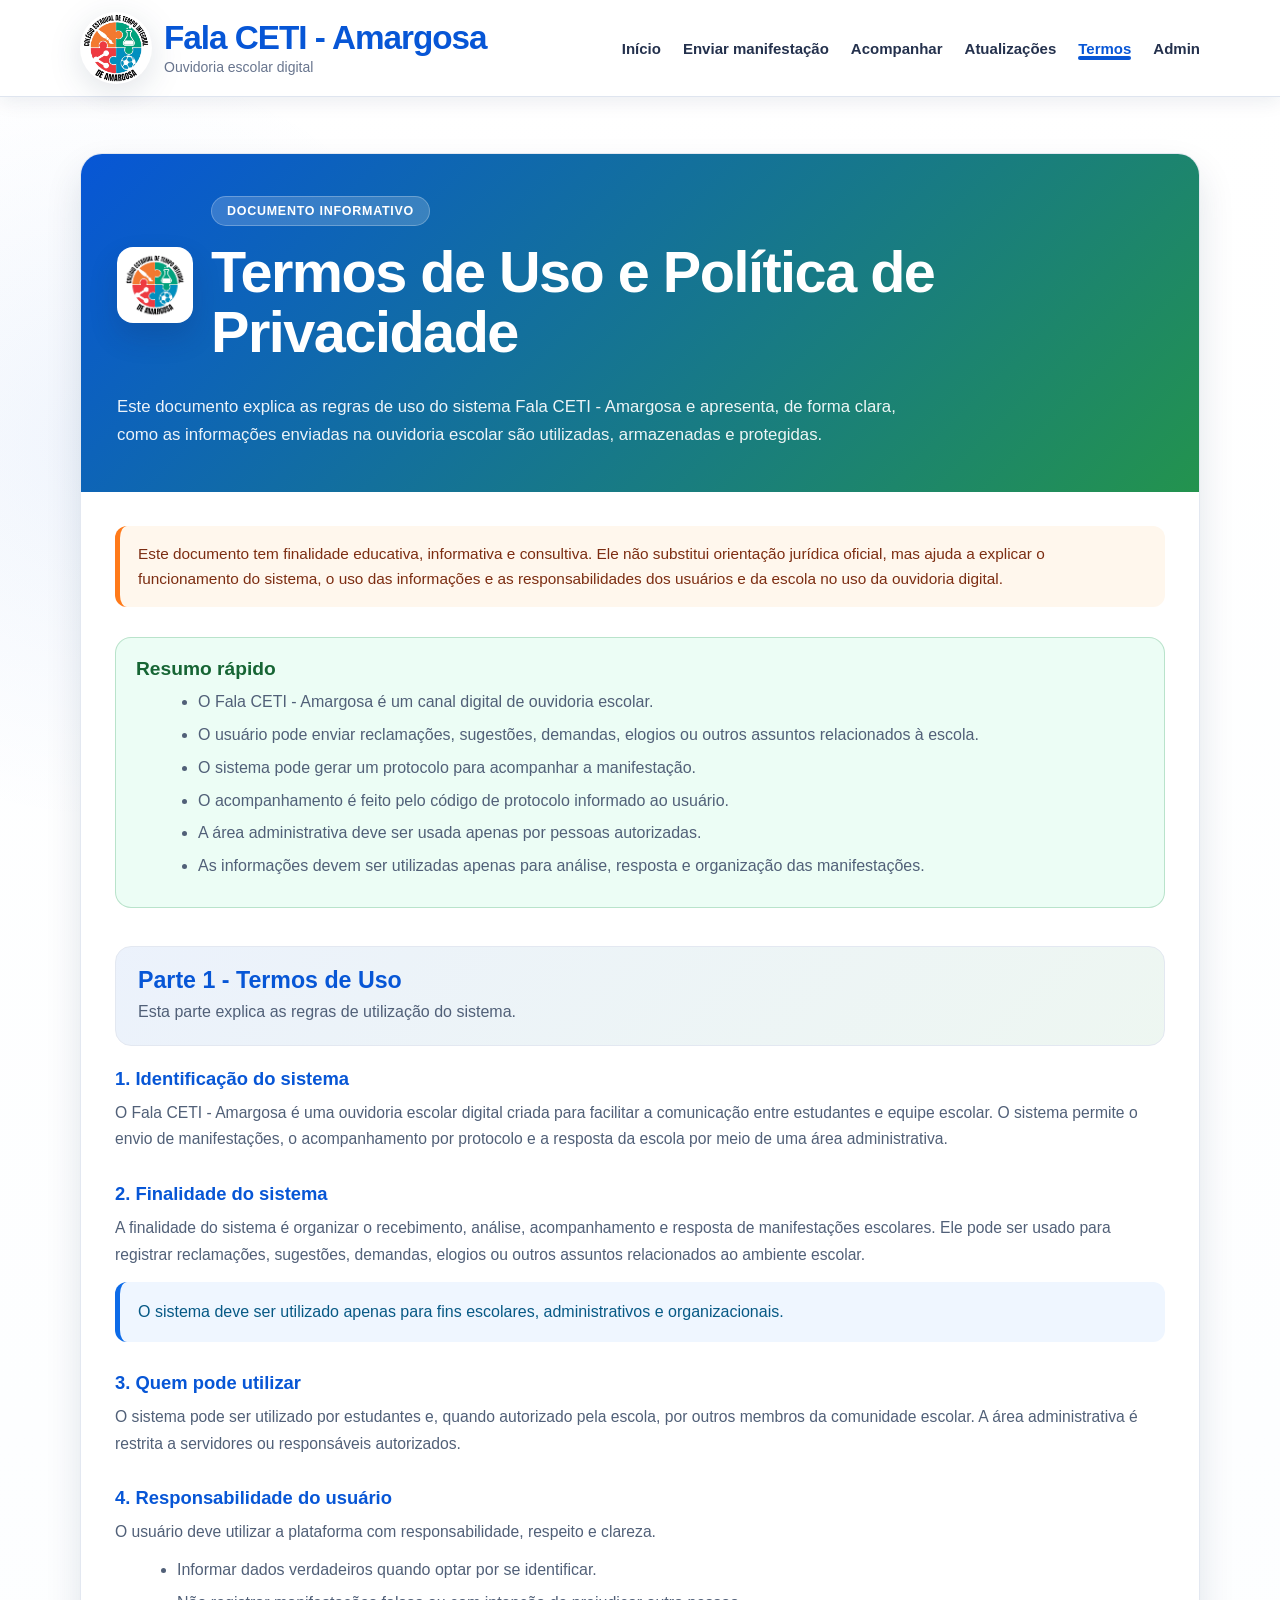
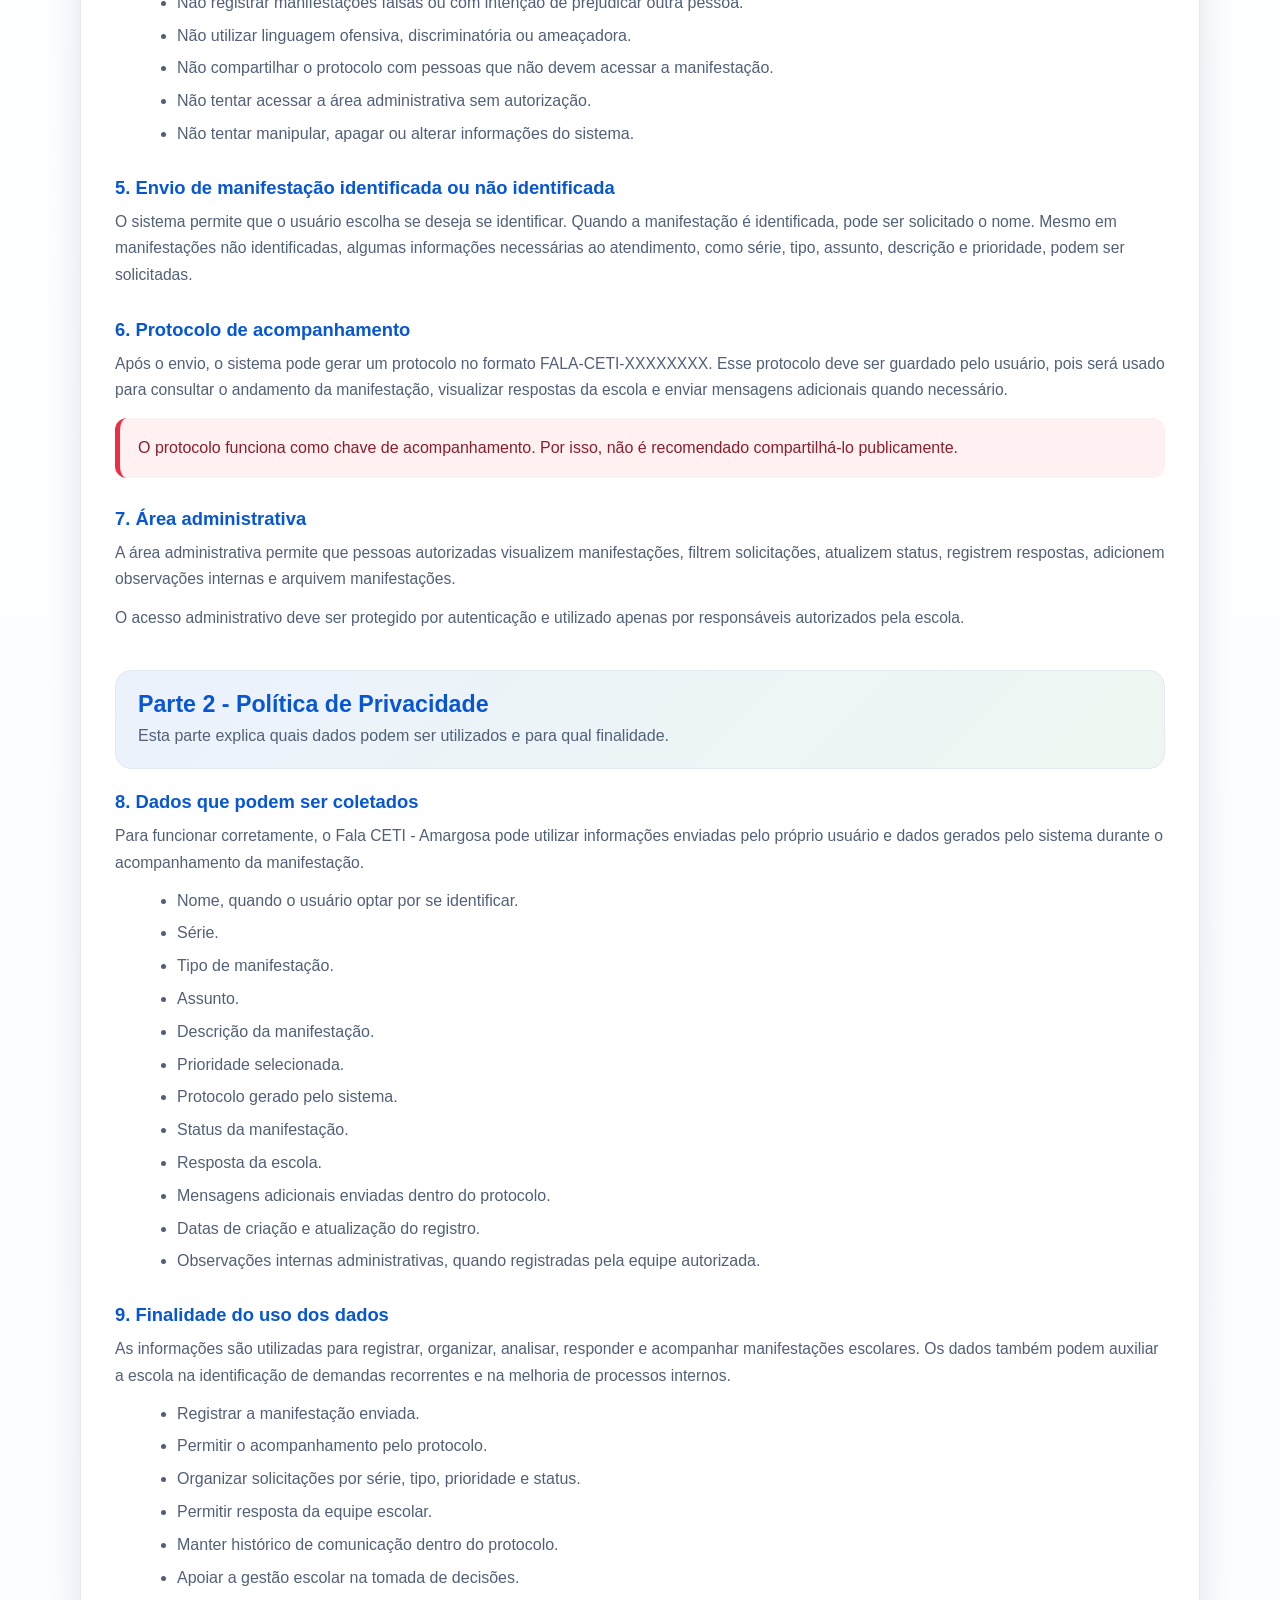
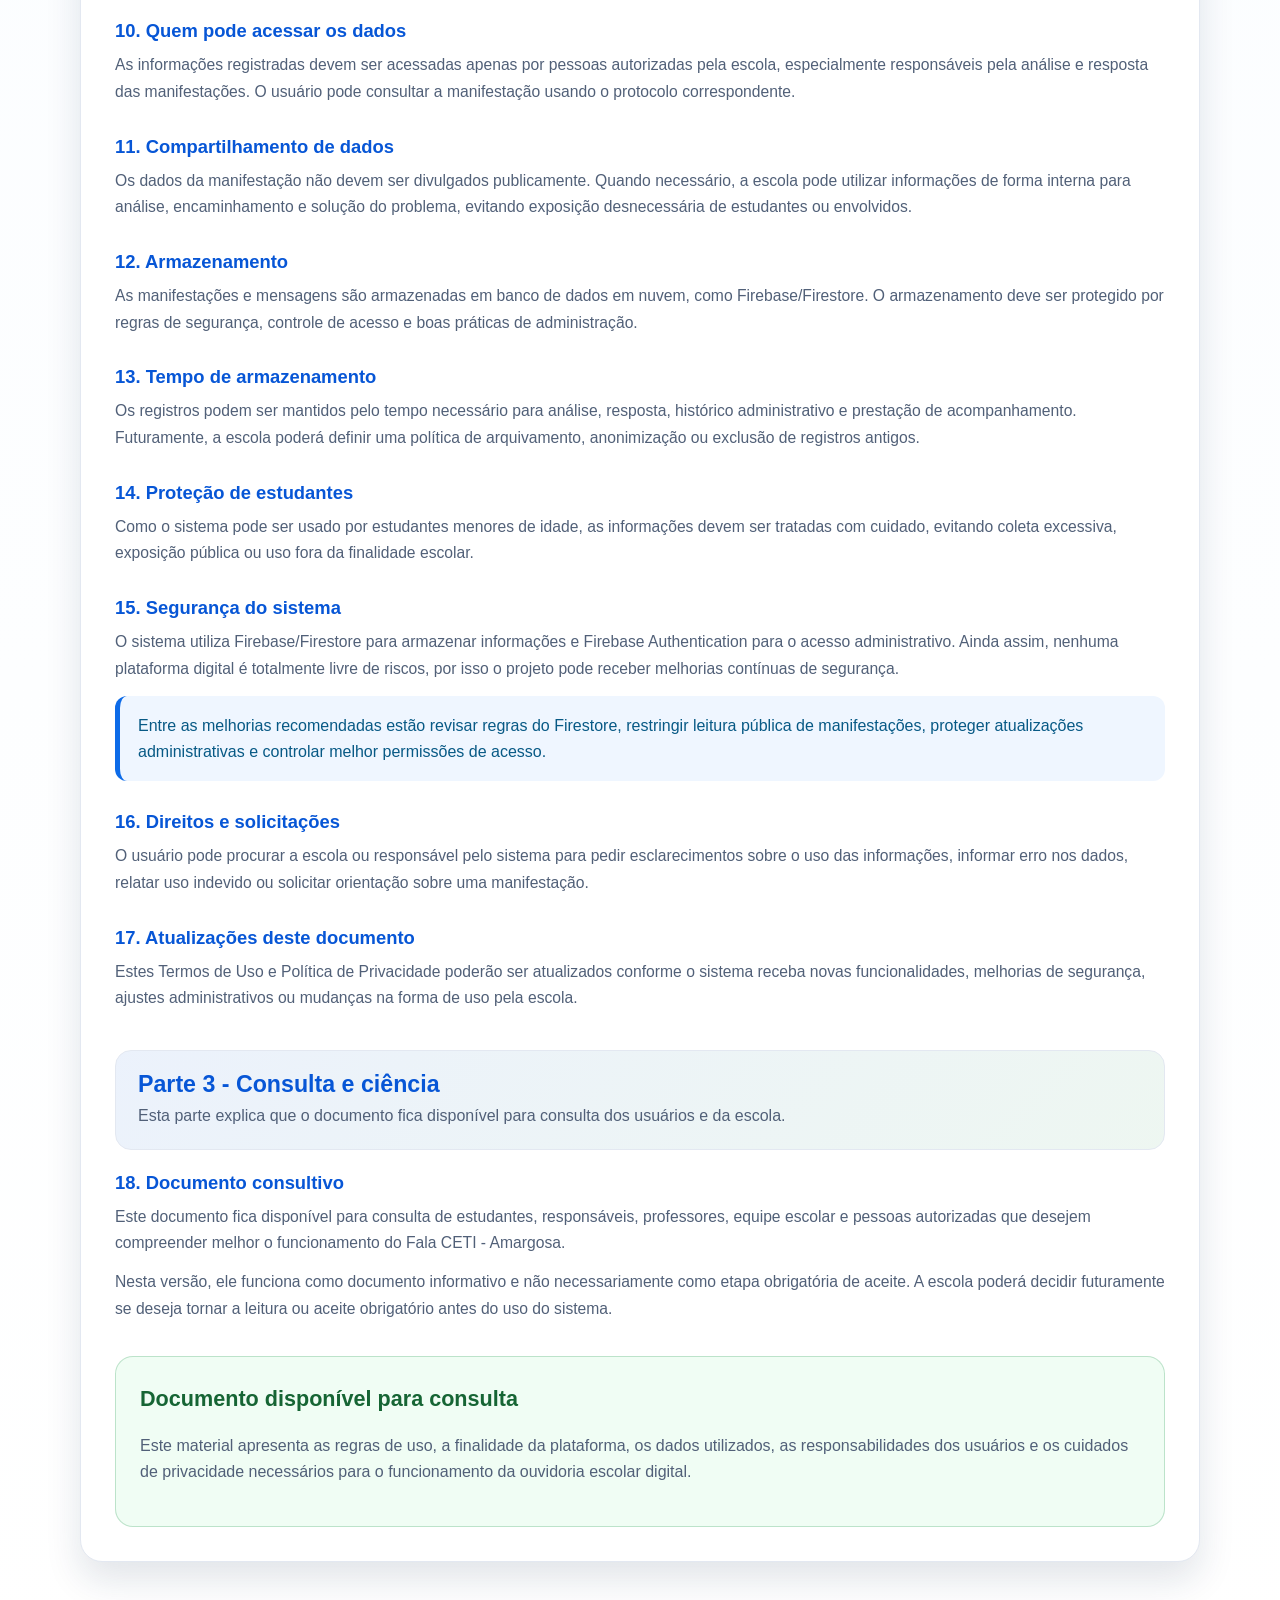
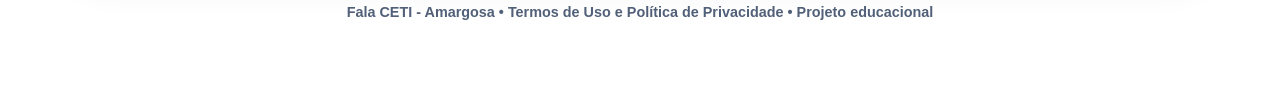
<file: pages/termos.html>
<!DOCTYPE html>
<html lang="pt-BR">
<head>
  <meta charset="UTF-8" />
  <meta name="viewport" content="width=device-width, initial-scale=1.0" />

  <title>Termos de Uso e Política de Privacidade - Fala CETI - Amargosa</title>

  <link rel="stylesheet" href="../assets/css/style.css" />
  <link rel="icon" type="image/png" href="../assets/img/logoceti1.png" />

  <style>
    :root {
      --terms-bg: #f8fafc;
      --terms-surface: #ffffff;
      --terms-border: #e3e8f1;
      --terms-blue: #0756d6;
      --terms-blue-2: #0d6be8;
      --terms-green: #23934e;
      --terms-orange: #ff7a1a;
      --terms-red: #f02c45;
      --terms-text: #14264d;
      --terms-muted: #516078;
      --terms-shadow: 0 18px 36px rgba(20, 38, 77, 0.12);
    }

    body {
      background: var(--terms-bg);
    }

    .terms-page {
      min-height: 100vh;
      background:
        radial-gradient(circle at 8% 9%, rgba(7, 86, 214, 0.06), transparent 24rem),
        linear-gradient(180deg, #ffffff 0%, #fbfdff 58%, #ffffff 100%);
    }

    .terms-hero {
      padding: 56px 0 32px;
    }

    .terms-card {
      background: var(--terms-surface);
      border: 1px solid var(--terms-border);
      border-radius: 22px;
      box-shadow: var(--terms-shadow);
      overflow: hidden;
    }

    .terms-hero-panel {
      background: linear-gradient(135deg, var(--terms-blue), var(--terms-green));
      color: #ffffff;
      padding: 42px 36px;
    }

    .document-heading {
      display: flex;
      align-items: center;
      gap: 18px;
      flex-wrap: wrap;
      margin-bottom: 18px;
    }

    .document-logo {
      width: 76px;
      height: 76px;
      flex: 0 0 auto;
      object-fit: cover;
      padding: 6px;
      border-radius: 16px;
      background: #ffffff;
      box-shadow: 0 14px 28px rgba(20, 38, 77, 0.18);
    }

    .document-heading-text {
      min-width: 0;
    }

    .terms-label {
      display: inline-flex;
      align-items: center;
      gap: 8px;
      background: rgba(255, 255, 255, 0.18);
      border: 1px solid rgba(255, 255, 255, 0.25);
      padding: 7px 15px;
      border-radius: 999px;
      font-size: 0.78rem;
      font-weight: 900;
      text-transform: uppercase;
      letter-spacing: 0.06em;
      margin-bottom: 16px;
    }

    .terms-hero-panel h1 {
      max-width: 880px;
      margin: 0 0 12px;
      color: #ffffff;
      font-size: clamp(2rem, 5vw, 3.6rem);
      line-height: 1.05;
      letter-spacing: -1.5px;
    }

    .terms-hero-panel p {
      max-width: 790px;
      margin: 0;
      color: rgba(255, 255, 255, 0.92);
      font-size: 1.05rem;
      line-height: 1.7;
      font-weight: 500;
    }

    .terms-content {
      padding: 34px;
    }

    .notice-box {
      background: #fff7ed;
      border-left: 5px solid var(--terms-orange);
      color: #7c2d12;
      border-radius: 12px;
      padding: 16px 18px;
      margin-bottom: 30px;
      font-size: 0.96rem;
      line-height: 1.6;
    }

    .summary-box {
      background: #ecfdf5;
      border: 1px solid rgba(35, 147, 78, 0.25);
      border-radius: 16px;
      padding: 20px;
      margin-bottom: 34px;
    }

    .summary-box h2 {
      color: #166534;
      font-size: 1.2rem;
      margin: 0 0 10px;
    }

    .summary-box ul {
      margin: 0 0 0 22px;
      color: var(--terms-muted);
    }

    .summary-box li {
      margin-bottom: 8px;
      line-height: 1.55;
    }

    .divider-title {
      margin: 38px 0 22px;
      padding: 20px 22px;
      background: linear-gradient(135deg, rgba(7, 86, 214, 0.08), rgba(35, 147, 78, 0.08));
      border: 1px solid var(--terms-border);
      border-radius: 16px;
    }

    .divider-title h2 {
      color: var(--terms-blue);
      font-size: 1.45rem;
      margin: 0 0 6px;
    }

    .divider-title p {
      color: var(--terms-muted);
      margin: 0;
      line-height: 1.55;
    }

    .terms-section {
      margin-bottom: 30px;
    }

    .terms-section h3 {
      color: var(--terms-blue);
      font-size: 1.15rem;
      font-weight: 900;
      margin: 0 0 10px;
    }

    .terms-section p {
      color: var(--terms-muted);
      line-height: 1.7;
      font-size: 0.98rem;
      margin: 0 0 12px;
    }

    .terms-section ul {
      margin: 0 0 0 22px;
      color: var(--terms-muted);
    }

    .terms-section li {
      margin-bottom: 8px;
      line-height: 1.55;
    }

    .highlight-box {
      background: #eff6ff;
      border-left: 5px solid var(--terms-blue-2);
      color: #075985;
      border-radius: 12px;
      padding: 17px 18px;
      margin-top: 14px;
      line-height: 1.6;
    }

    .warning-box {
      background: #fff1f2;
      border-left: 5px solid var(--terms-red);
      color: #8b1e2d;
      border-radius: 12px;
      padding: 17px 18px;
      margin-top: 14px;
      line-height: 1.6;
    }

    .consultation-box {
      background: #f0fdf4;
      border: 1px solid rgba(35, 147, 78, 0.25);
      border-radius: 18px;
      padding: 24px;
      margin-top: 34px;
      color: var(--terms-muted);
      line-height: 1.65;
    }

    .consultation-box h2 {
      color: #166534;
      margin: 0 0 10px;
      font-size: 1.35rem;
    }

    .terms-footer {
      text-align: center;
      color: var(--terms-muted);
      padding: 28px 0 44px;
      font-size: 0.9rem;
      font-weight: 600;
    }

    @media (max-width: 820px) {
      .terms-content {
        padding: 24px;
      }

      .terms-hero-panel {
        padding: 32px 24px;
      }

      .document-logo {
        width: 64px;
        height: 64px;
      }
    }
  </style>
</head>
<body>
  <div class="page terms-page">
    <header class="topbar">
      <div class="container nav">
        <a class="brand" href="../index.html" aria-label="Fala CETI - Amargosa">
          <img class="school-logo" src="../assets/img/logoceti1.png" alt="Colégio Estadual de Tempo Integral de Amargosa" />
          <div class="wordmark">
            <strong>Fala CETI - Amargosa</strong>
            <span>Ouvidoria escolar digital</span>
          </div>
        </a>

        <nav class="menu" aria-label="Navegação principal">
          <a href="../index.html">Início</a>
          <a href="manifestacao.html">Enviar manifestação</a>
          <a href="acompanhar.html">Acompanhar</a>
          <a href="notas_atualizacoes.html">Atualizações</a>
          <a class="active" href="termos.html">Termos</a>
          <a href="admin.html">Admin</a>
        </nav>
      </div>
    </header>

    <main>
      <section class="terms-hero">
        <div class="container">
          <div class="terms-card">
            <div class="terms-hero-panel">
              <div class="document-heading">
                <img class="document-logo" src="../assets/img/logoceti1.png" alt="Logo do CETI Amargosa" />
                <div class="document-heading-text">
                  <span class="terms-label">Documento informativo</span>
                  <h1>Termos de Uso e Política de Privacidade</h1>
                </div>
              </div>
              <p>
                Este documento explica as regras de uso do sistema Fala CETI - Amargosa e apresenta, de forma clara,
                como as informações enviadas na ouvidoria escolar são utilizadas, armazenadas e protegidas.
              </p>
            </div>

            <div class="terms-content">
              <div class="notice-box">
                Este documento tem finalidade educativa, informativa e consultiva. Ele não substitui orientação jurídica oficial,
                mas ajuda a explicar o funcionamento do sistema, o uso das informações e as responsabilidades dos usuários
                e da escola no uso da ouvidoria digital.
              </div>

              <div class="summary-box">
                <h2>Resumo rápido</h2>
                <ul>
                  <li>O Fala CETI - Amargosa é um canal digital de ouvidoria escolar.</li>
                  <li>O usuário pode enviar reclamações, sugestões, demandas, elogios ou outros assuntos relacionados à escola.</li>
                  <li>O sistema pode gerar um protocolo para acompanhar a manifestação.</li>
                  <li>O acompanhamento é feito pelo código de protocolo informado ao usuário.</li>
                  <li>A área administrativa deve ser usada apenas por pessoas autorizadas.</li>
                  <li>As informações devem ser utilizadas apenas para análise, resposta e organização das manifestações.</li>
                </ul>
              </div>

              <div class="divider-title">
                <h2>Parte 1 - Termos de Uso</h2>
                <p>Esta parte explica as regras de utilização do sistema.</p>
              </div>

              <section class="terms-section">
                <h3>1. Identificação do sistema</h3>
                <p>
                  O Fala CETI - Amargosa é uma ouvidoria escolar digital criada para facilitar a comunicação entre estudantes
                  e equipe escolar. O sistema permite o envio de manifestações, o acompanhamento por protocolo
                  e a resposta da escola por meio de uma área administrativa.
                </p>
              </section>

              <section class="terms-section">
                <h3>2. Finalidade do sistema</h3>
                <p>
                  A finalidade do sistema é organizar o recebimento, análise, acompanhamento e resposta de manifestações
                  escolares. Ele pode ser usado para registrar reclamações, sugestões, demandas, elogios ou outros assuntos
                  relacionados ao ambiente escolar.
                </p>

                <div class="highlight-box">
                  O sistema deve ser utilizado apenas para fins escolares, administrativos e organizacionais.
                </div>
              </section>

              <section class="terms-section">
                <h3>3. Quem pode utilizar</h3>
                <p>
                  O sistema pode ser utilizado por estudantes e, quando autorizado pela escola, por outros membros da
                  comunidade escolar. A área administrativa é restrita a servidores ou responsáveis autorizados.
                </p>
              </section>

              <section class="terms-section">
                <h3>4. Responsabilidade do usuário</h3>
                <p>
                  O usuário deve utilizar a plataforma com responsabilidade, respeito e clareza.
                </p>

                <ul>
                  <li>Informar dados verdadeiros quando optar por se identificar.</li>
                  <li>Não registrar manifestações falsas ou com intenção de prejudicar outra pessoa.</li>
                  <li>Não utilizar linguagem ofensiva, discriminatória ou ameaçadora.</li>
                  <li>Não compartilhar o protocolo com pessoas que não devem acessar a manifestação.</li>
                  <li>Não tentar acessar a área administrativa sem autorização.</li>
                  <li>Não tentar manipular, apagar ou alterar informações do sistema.</li>
                </ul>
              </section>

              <section class="terms-section">
                <h3>5. Envio de manifestação identificada ou não identificada</h3>
                <p>
                  O sistema permite que o usuário escolha se deseja se identificar. Quando a manifestação é identificada,
                  pode ser solicitado o nome. Mesmo em manifestações não identificadas, algumas informações
                  necessárias ao atendimento, como série, tipo, assunto, descrição e prioridade, podem ser solicitadas.
                </p>
              </section>

              <section class="terms-section">
                <h3>6. Protocolo de acompanhamento</h3>
                <p>
                  Após o envio, o sistema pode gerar um protocolo no formato FALA-CETI-XXXXXXXX. Esse protocolo deve ser
                  guardado pelo usuário, pois será usado para consultar o andamento da manifestação, visualizar respostas
                  da escola e enviar mensagens adicionais quando necessário.
                </p>

                <div class="warning-box">
                  O protocolo funciona como chave de acompanhamento. Por isso, não é recomendado compartilhá-lo publicamente.
                </div>
              </section>

              <section class="terms-section">
                <h3>7. Área administrativa</h3>
                <p>
                  A área administrativa permite que pessoas autorizadas visualizem manifestações, filtrem solicitações,
                  atualizem status, registrem respostas, adicionem observações internas e arquivem manifestações.
                </p>
                <p>
                  O acesso administrativo deve ser protegido por autenticação e utilizado apenas por responsáveis autorizados
                  pela escola.
                </p>
              </section>

              <div class="divider-title">
                <h2>Parte 2 - Política de Privacidade</h2>
                <p>Esta parte explica quais dados podem ser utilizados e para qual finalidade.</p>
              </div>

              <section class="terms-section">
                <h3>8. Dados que podem ser coletados</h3>
                <p>
                  Para funcionar corretamente, o Fala CETI - Amargosa pode utilizar informações enviadas pelo próprio usuário e dados
                  gerados pelo sistema durante o acompanhamento da manifestação.
                </p>

                <ul>
                  <li>Nome, quando o usuário optar por se identificar.</li>
                  <li>Série.</li>
                  <li>Tipo de manifestação.</li>
                  <li>Assunto.</li>
                  <li>Descrição da manifestação.</li>
                  <li>Prioridade selecionada.</li>
                  <li>Protocolo gerado pelo sistema.</li>
                  <li>Status da manifestação.</li>
                  <li>Resposta da escola.</li>
                  <li>Mensagens adicionais enviadas dentro do protocolo.</li>
                  <li>Datas de criação e atualização do registro.</li>
                  <li>Observações internas administrativas, quando registradas pela equipe autorizada.</li>
                </ul>
              </section>

              <section class="terms-section">
                <h3>9. Finalidade do uso dos dados</h3>
                <p>
                  As informações são utilizadas para registrar, organizar, analisar, responder e acompanhar manifestações
                  escolares. Os dados também podem auxiliar a escola na identificação de demandas recorrentes e na melhoria
                  de processos internos.
                </p>

                <ul>
                  <li>Registrar a manifestação enviada.</li>
                  <li>Permitir o acompanhamento pelo protocolo.</li>
                  <li>Organizar solicitações por série, tipo, prioridade e status.</li>
                  <li>Permitir resposta da equipe escolar.</li>
                  <li>Manter histórico de comunicação dentro do protocolo.</li>
                  <li>Apoiar a gestão escolar na tomada de decisões.</li>
                </ul>
              </section>

              <section class="terms-section">
                <h3>10. Quem pode acessar os dados</h3>
                <p>
                  As informações registradas devem ser acessadas apenas por pessoas autorizadas pela escola, especialmente
                  responsáveis pela análise e resposta das manifestações. O usuário pode consultar a manifestação usando
                  o protocolo correspondente.
                </p>
              </section>

              <section class="terms-section">
                <h3>11. Compartilhamento de dados</h3>
                <p>
                  Os dados da manifestação não devem ser divulgados publicamente. Quando necessário, a escola pode utilizar
                  informações de forma interna para análise, encaminhamento e solução do problema, evitando exposição
                  desnecessária de estudantes ou envolvidos.
                </p>
              </section>

              <section class="terms-section">
                <h3>12. Armazenamento</h3>
                <p>
                  As manifestações e mensagens são armazenadas em banco de dados em nuvem, como Firebase/Firestore.
                  O armazenamento deve ser protegido por regras de segurança, controle de acesso e boas práticas de
                  administração.
                </p>
              </section>

              <section class="terms-section">
                <h3>13. Tempo de armazenamento</h3>
                <p>
                  Os registros podem ser mantidos pelo tempo necessário para análise, resposta, histórico administrativo
                  e prestação de acompanhamento. Futuramente, a escola poderá definir uma política de arquivamento,
                  anonimização ou exclusão de registros antigos.
                </p>
              </section>

              <section class="terms-section">
                <h3>14. Proteção de estudantes</h3>
                <p>
                  Como o sistema pode ser usado por estudantes menores de idade, as informações devem ser tratadas com cuidado,
                  evitando coleta excessiva, exposição pública ou uso fora da finalidade escolar.
                </p>
              </section>

              <section class="terms-section">
                <h3>15. Segurança do sistema</h3>
                <p>
                  O sistema utiliza Firebase/Firestore para armazenar informações e Firebase Authentication para o acesso
                  administrativo. Ainda assim, nenhuma plataforma digital é totalmente livre de riscos, por isso o projeto
                  pode receber melhorias contínuas de segurança.
                </p>

                <div class="highlight-box">
                  Entre as melhorias recomendadas estão revisar regras do Firestore, restringir leitura pública de manifestações,
                  proteger atualizações administrativas e controlar melhor permissões de acesso.
                </div>
              </section>

              <section class="terms-section">
                <h3>16. Direitos e solicitações</h3>
                <p>
                  O usuário pode procurar a escola ou responsável pelo sistema para pedir esclarecimentos sobre o uso das
                  informações, informar erro nos dados, relatar uso indevido ou solicitar orientação sobre uma manifestação.
                </p>
              </section>

              <section class="terms-section">
                <h3>17. Atualizações deste documento</h3>
                <p>
                  Estes Termos de Uso e Política de Privacidade poderão ser atualizados conforme o sistema receba novas
                  funcionalidades, melhorias de segurança, ajustes administrativos ou mudanças na forma de uso pela escola.
                </p>
              </section>

              <div class="divider-title">
                <h2>Parte 3 - Consulta e ciência</h2>
                <p>Esta parte explica que o documento fica disponível para consulta dos usuários e da escola.</p>
              </div>

              <section class="terms-section">
                <h3>18. Documento consultivo</h3>
                <p>
                  Este documento fica disponível para consulta de estudantes, responsáveis, professores, equipe escolar e
                  pessoas autorizadas que desejem compreender melhor o funcionamento do Fala CETI - Amargosa.
                </p>
                <p>
                  Nesta versão, ele funciona como documento informativo e não necessariamente como etapa obrigatória de aceite.
                  A escola poderá decidir futuramente se deseja tornar a leitura ou aceite obrigatório antes do uso do sistema.
                </p>
              </section>

              <div class="consultation-box">
                <h2>Documento disponível para consulta</h2>
                <p>
                  Este material apresenta as regras de uso, a finalidade da plataforma, os dados utilizados, as responsabilidades
                  dos usuários e os cuidados de privacidade necessários para o funcionamento da ouvidoria escolar digital.
                </p>
              </div>
            </div>
          </div>

          <p class="terms-footer">
            Fala CETI - Amargosa • Termos de Uso e Política de Privacidade • Projeto educacional
          </p>
        </div>
      </section>
    </main>
  </div>
</body>
</html>
</file>
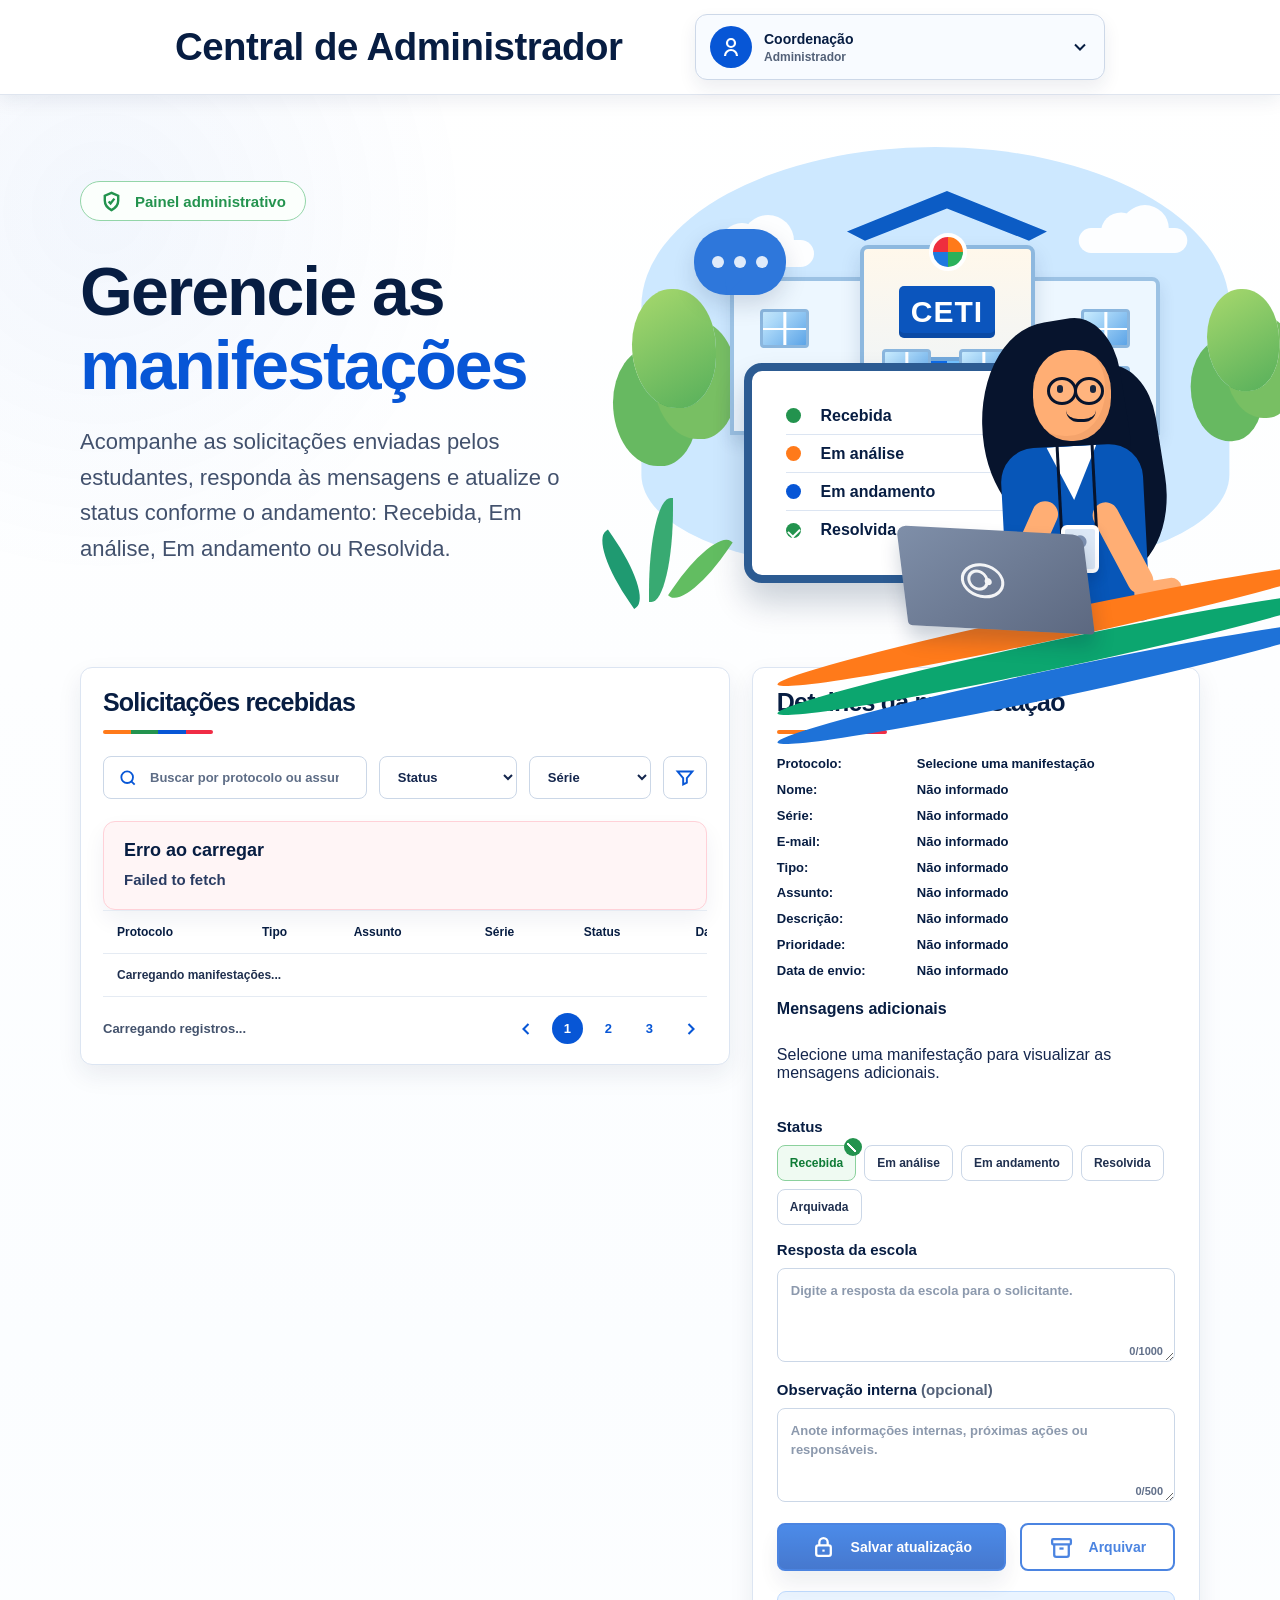
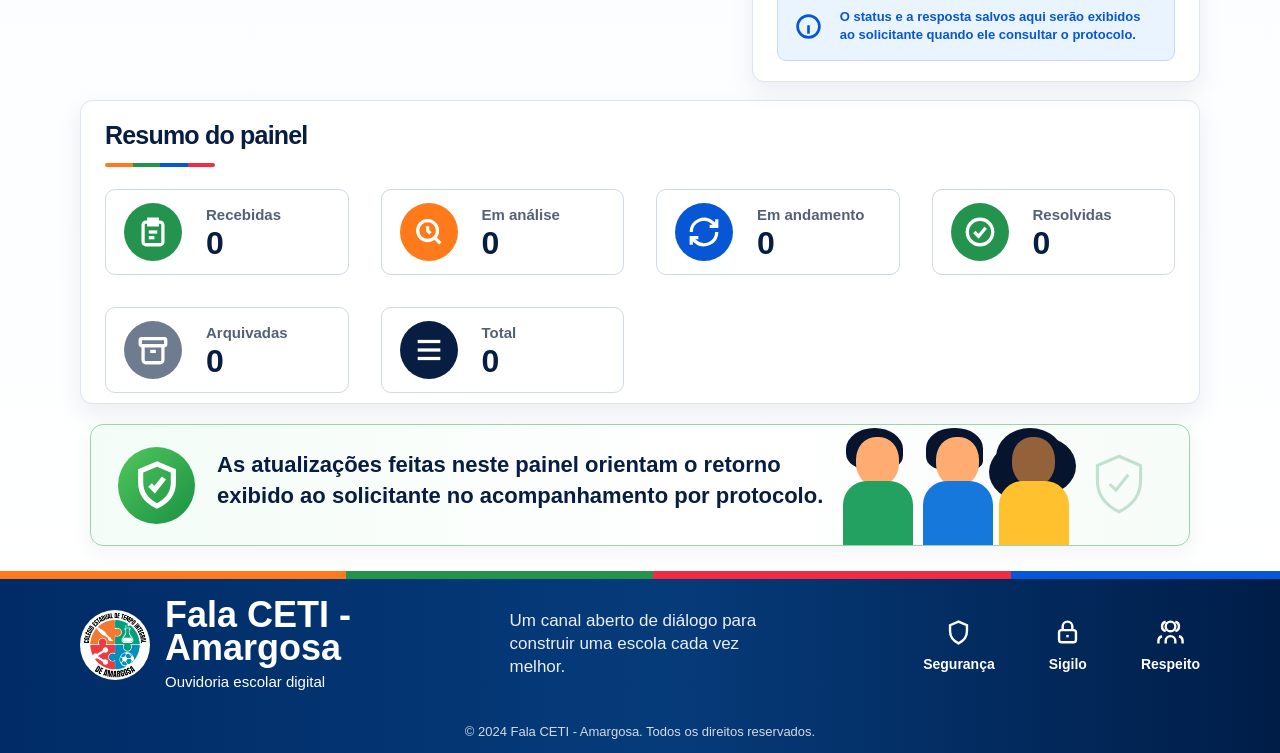
<file: site/pages/acessoadministrativo.html>
<!DOCTYPE html>
<html lang="pt-BR">
<head>
  <meta charset="UTF-8" />
  <meta name="viewport" content="width=device-width, initial-scale=1.0" />
  <title>Acesso administrativo - Fala CETI - Amargosa</title>
  <link rel="stylesheet" href="../assets/css/style.css" />
  <link rel="icon" type="image/png" href="../assets/img/logoceti1.png" />
</head>
<body>
  <div class="page admin-dashboard-page">
    <header class="topbar">
      <div class="container dashboard-titlebar">
        <h1 class="dashboard-title">Central de Administrador</h1>

        <button class="admin-profile" id="admin-logout" type="button" aria-label="Sair do painel administrativo">
          <span class="admin-profile-avatar">
            <svg viewBox="0 0 24 24" fill="none" stroke="currentColor" aria-hidden="true">
              <circle cx="12" cy="8" r="4" />
              <path d="M6 21a6 6 0 0 1 12 0" />
            </svg>
          </span>
          <span>
            <strong id="admin-user-name">Coordenação</strong>
            <small id="admin-user-role">Administrador</small>
          </span>
          <svg class="profile-chevron" viewBox="0 0 24 24" fill="none" stroke="currentColor" aria-hidden="true">
            <path d="m6 9 6 6 6-6" />
          </svg>
        </button>
      </div>
    </header>

    <main>
      <section class="hero dashboard-hero">
        <div class="container hero-grid">
          <div class="hero-content">
            <div class="badge">
              <svg viewBox="0 0 24 24" fill="none" stroke="currentColor" aria-hidden="true">
                <path d="M12 3 5 6v5c0 5 3 8 7 10 4-2 7-5 7-10V6l-7-3Z" />
                <path d="m9 12 2 2 4-5" />
              </svg>
              Painel administrativo
            </div>

            <h1>Gerencie as <span>manifestações</span></h1>
            <p class="hero-copy">Acompanhe as solicitações enviadas pelos estudantes, responda às mensagens e atualize o status conforme o andamento: Recebida, Em análise, Em andamento ou Resolvida.</p>
          </div>

          <div class="hero-art admin-art dashboard-art" aria-label="Ilustração do painel administrativo">
            <div class="art-sky"></div>
            <div class="cloud one"></div>
            <div class="cloud two"></div>
            <div class="tree left"></div>
            <div class="tree right"></div>

            <div class="school">
              <div class="roof"></div>
              <div class="wing left"></div>
              <div class="wing right"></div>
              <div class="main"></div>
              <div class="badge-mini"></div>
              <div class="label">CETI</div>
              <div class="door"></div>
              <div class="window w1"></div>
              <div class="window w2"></div>
              <div class="window w3"></div>
              <div class="window w4"></div>
              <div class="window w5"></div>
              <div class="window w6"></div>
            </div>

            <div class="bubble blue">
              <div class="dots"><span></span><span></span><span></span></div>
            </div>

            <div class="dashboard-status-board">
              <div class="board-status-row received"><span></span>Recebida</div>
              <div class="board-status-row analysis"><span></span>Em análise</div>
              <div class="board-status-row progress"><span></span>Em andamento</div>
              <div class="board-status-row resolved"><span></span>Resolvida</div>
            </div>

            <div class="plants"><span></span><span></span><span></span></div>

            <div class="person girl admin-person">
              <div class="hair"></div>
              <div class="head"></div>
              <div class="eye left"></div>
              <div class="eye right"></div>
              <div class="glasses"></div>
              <div class="smile"></div>
              <div class="body"></div>
              <div class="lanyard"></div>
              <div class="id-card"></div>
              <div class="arm left"></div>
              <div class="arm right"></div>
              <div class="hand"></div>
            </div>

            <div class="laptop"></div>
            <div class="swoosh"><span></span><span></span><span></span></div>
          </div>
        </div>
      </section>

      <section class="container dashboard-grid" aria-label="Gerenciamento de manifestações">
        <section class="dashboard-card requests-card">
          <h2 class="section-title">Solicitações recebidas</h2>

          <div class="dashboard-filters">
            <label class="dashboard-search">
              <svg viewBox="0 0 24 24" fill="none" stroke="currentColor" aria-hidden="true">
                <circle cx="11" cy="11" r="7" />
                <path d="m20 20-4-4" />
              </svg>
              <input id="admin-search" type="search" placeholder="Buscar por protocolo ou assunto" />
            </label>

            <label class="dashboard-select">
              <span class="sr-only">Status</span>
              <select id="admin-status-filter">
                <option value="">Status</option>
                <option>Recebida</option>
                <option>Em análise</option>
                <option>Em andamento</option>
                <option>Resolvida</option>
                <option>Arquivada</option>
              </select>
            </label>

            <label class="dashboard-select">
              <span class="sr-only">Série</span>
              <select id="admin-turma-filter">
                <option value="">Série</option>
                <option>1ª série</option>
                <option>2ª série</option>
                <option>3ª série</option>
              </select>
            </label>

            <button class="filter-button" id="admin-filter-button" type="button" aria-label="Filtrar solicitações">
              <svg viewBox="0 0 24 24" fill="none" stroke="currentColor" aria-hidden="true">
                <path d="M4 5h16l-6 7v5l-4 2v-7L4 5Z" />
              </svg>
            </button>
          </div>

          <div class="submission-feedback" id="admin-dashboard-feedback" aria-live="polite" hidden>
            <h3 id="admin-dashboard-feedback-title"></h3>
            <p id="admin-dashboard-feedback-message"></p>
          </div>

          <div class="requests-table-wrap">
            <table class="requests-table">
              <thead>
                <tr>
                  <th>Protocolo</th>
                  <th>Tipo</th>
                  <th>Assunto</th>
                  <th>Série</th>
                  <th>Status</th>
                  <th>Data</th>
                  <th></th>
                </tr>
              </thead>
              <tbody id="manifestacoes-tbody">
                <tr>
                  <td colspan="7">Carregando manifestações...</td>
                </tr>
              </tbody>
            </table>
          </div>

          <div class="table-footer">
            <span id="table-count">Carregando registros...</span>
            <div class="pagination">
              <button type="button" aria-label="Página anterior">
                <svg viewBox="0 0 24 24" fill="none" stroke="currentColor" aria-hidden="true">
                  <path d="m15 18-6-6 6-6" />
                </svg>
              </button>
              <button class="active" type="button">1</button>
              <button type="button">2</button>
              <button type="button">3</button>
              <button type="button" aria-label="Próxima página">
                <svg viewBox="0 0 24 24" fill="none" stroke="currentColor" aria-hidden="true">
                  <path d="m9 18 6-6-6-6" />
                </svg>
              </button>
            </div>
          </div>
        </section>

        <aside class="dashboard-card detail-admin-card">
          <h2 class="section-title">Detalhes da manifestação</h2>

          <dl class="admin-detail-list">
            <div>
              <dt>Protocolo:</dt>
              <dd id="detail-protocolo">Selecione uma manifestação</dd>
            </div>
            <div>
              <dt>Nome:</dt>
              <dd id="detail-nome">-</dd>
            </div>
            <div>
              <dt>Série:</dt>
              <dd id="detail-turma">-</dd>
            </div>
            <div>
              <dt>E-mail:</dt>
              <dd id="detail-email">-</dd>
            </div>
            <div>
              <dt>Tipo:</dt>
              <dd id="detail-tipo">-</dd>
            </div>
            <div>
              <dt>Assunto:</dt>
              <dd id="detail-assunto">-</dd>
            </div>
            <div>
              <dt>Descrição:</dt>
              <dd id="detail-descricao">-</dd>
            </div>
            <div>
              <dt>Prioridade:</dt>
              <dd id="detail-prioridade">-</dd>
            </div>
            <div>
              <dt>Data de envio:</dt>
              <dd id="detail-criado-em">-</dd>
            </div>
          </dl>

          <section class="admin-additional-messages" aria-label="Mensagens adicionais">
            <h3>Mensagens adicionais</h3>
            <div class="protocol-messages-list" id="admin-mensagens-lista">
              <p class="empty-messages">Nenhuma mensagem adicional foi enviada neste protocolo.</p>
            </div>
          </section>

          <div class="admin-status-editor">
            <span class="field-label">Status</span>
            <div class="status-options" id="status-options">
              <button type="button" data-status="Recebida">Recebida</button>
              <button class="selected" type="button" data-status="Em análise">Em análise</button>
              <button type="button" data-status="Em andamento">Em andamento</button>
              <button type="button" data-status="Resolvida">Resolvida</button>
              <button type="button" data-status="Arquivada">Arquivada</button>
            </div>
          </div>

          <label class="admin-textarea-field">
            <span class="field-label">Resposta da escola</span>
            <span class="textarea-shell">
              <textarea id="admin-resposta" maxlength="1000" placeholder="Digite a resposta da escola para o solicitante."></textarea>
              <span id="resposta-counter">0/1000</span>
            </span>
          </label>

          <label class="admin-textarea-field">
            <span class="field-label">Observação interna <em>(opcional)</em></span>
            <span class="textarea-shell">
              <textarea id="admin-observacao" maxlength="500" placeholder="Anote informações internas, próximas ações ou responsáveis."></textarea>
              <span id="observacao-counter">0/500</span>
            </span>
          </label>

          <div class="admin-detail-actions">
            <button class="btn btn-primary" id="salvar-atualizacao" type="button">
              <svg viewBox="0 0 24 24" fill="none" stroke="currentColor" aria-hidden="true">
                <rect x="5" y="10" width="14" height="10" rx="2" />
                <path d="M8 10V7a4 4 0 0 1 8 0v3" />
                <path d="M12 14v2" />
              </svg>
              Salvar atualização
            </button>
            <button class="btn admin-archive-button" id="arquivar-manifestacao" type="button">
              <svg viewBox="0 0 24 24" fill="none" stroke="currentColor" aria-hidden="true">
                <rect x="3" y="4" width="18" height="5" rx="1" />
                <path d="M5 9v10a2 2 0 0 0 2 2h10a2 2 0 0 0 2-2V9" />
                <path d="M10 13h4" />
              </svg>
              Arquivar
            </button>
          </div>

          <p class="admin-save-note">
            <svg viewBox="0 0 24 24" fill="none" stroke="currentColor" aria-hidden="true">
              <circle cx="12" cy="12" r="9" />
              <path d="M12 8h.01" />
              <path d="M11 12h1v5h1" />
            </svg>
            O status e a resposta salvos aqui serão exibidos ao solicitante quando ele consultar o protocolo.
          </p>

          <div class="submission-feedback" id="detail-feedback" aria-live="polite" hidden>
            <h3 id="detail-feedback-title"></h3>
            <p id="detail-feedback-message"></p>
          </div>
        </aside>
      </section>

      <section class="container dashboard-summary-card">
        <h2 class="section-title">Resumo do painel</h2>
        <div class="summary-grid">
          <article class="summary-item received">
            <div class="summary-icon">
              <svg viewBox="0 0 24 24" fill="none" stroke="currentColor" aria-hidden="true">
                <path d="M9 5h6" />
                <path d="M9 3h6v4H9z" />
                <rect x="5" y="5" width="14" height="16" rx="2" />
                <path d="M9 12h6" />
                <path d="M9 16h4" />
              </svg>
            </div>
            <span>Recebidas</span>
            <strong id="summary-recebidas">0</strong>
          </article>

          <article class="summary-item analysis">
            <div class="summary-icon">
              <svg viewBox="0 0 24 24" fill="none" stroke="currentColor" aria-hidden="true">
                <circle cx="11" cy="11" r="7" />
                <path d="m20 20-4-4" />
                <path d="M11 8v3l2 2" />
              </svg>
            </div>
            <span>Em análise</span>
            <strong id="summary-analise">0</strong>
          </article>

          <article class="summary-item progress">
            <div class="summary-icon">
              <svg viewBox="0 0 24 24" fill="none" stroke="currentColor" aria-hidden="true">
                <path d="M21 12a9 9 0 0 1-15 6.7L3 16" />
                <path d="M3 21v-5h5" />
                <path d="M3 12a9 9 0 0 1 15-6.7L21 8" />
                <path d="M21 3v5h-5" />
              </svg>
            </div>
            <span>Em andamento</span>
            <strong id="summary-andamento">0</strong>
          </article>

          <article class="summary-item resolved">
            <div class="summary-icon">
              <svg viewBox="0 0 24 24" fill="none" stroke="currentColor" aria-hidden="true">
                <circle cx="12" cy="12" r="9" />
                <path d="m8 12 3 3 5-6" />
              </svg>
            </div>
            <span>Resolvidas</span>
            <strong id="summary-resolvidas">0</strong>
          </article>

          <article class="summary-item archived">
            <div class="summary-icon">
              <svg viewBox="0 0 24 24" fill="none" stroke="currentColor" aria-hidden="true">
                <rect x="3" y="4" width="18" height="5" rx="1" />
                <path d="M5 9v10a2 2 0 0 0 2 2h10a2 2 0 0 0 2-2V9" />
                <path d="M10 13h4" />
              </svg>
            </div>
            <span>Arquivadas</span>
            <strong id="summary-arquivadas">0</strong>
          </article>

          <article class="summary-item total">
            <div class="summary-icon">
              <svg viewBox="0 0 24 24" fill="none" stroke="currentColor" aria-hidden="true">
                <path d="M4 6h16" />
                <path d="M4 12h16" />
                <path d="M4 18h16" />
              </svg>
            </div>
            <span>Total</span>
            <strong id="summary-total">0</strong>
          </article>
        </div>
      </section>

      <section class="container">
        <aside class="responsibility dashboard-responsibility">
          <div class="responsibility-text">
            <div class="shield">
              <svg viewBox="0 0 24 24" fill="none" stroke="currentColor" aria-hidden="true">
                <path d="M12 3 5 6v5c0 5 3 8 7 10 4-2 7-5 7-10V6l-7-3Z" />
                <path d="m9 12 2 2 4-5" />
              </svg>
            </div>
            <div>
              <h2>As atualizações feitas neste painel orientam o retorno exibido ao solicitante no acompanhamento por protocolo.</h2>
            </div>
          </div>

          <div class="student-row" aria-hidden="true">
            <div class="mini-person">
              <div class="mini-hair"></div>
              <div class="face"></div>
              <div class="shirt"></div>
            </div>
            <div class="mini-person">
              <div class="mini-hair"></div>
              <div class="face"></div>
              <div class="shirt"></div>
            </div>
            <div class="mini-person">
              <div class="mini-hair"></div>
              <div class="face"></div>
              <div class="shirt"></div>
            </div>
            <svg class="ghost-shield" viewBox="0 0 24 24" fill="none" stroke="currentColor" aria-hidden="true">
              <path d="M12 3 5 6v5c0 5 3 8 7 10 4-2 7-5 7-10V6l-7-3Z" />
              <path d="m9 12 2 2 4-5" />
            </svg>
          </div>
        </aside>
      </section>
    </main>

    <footer class="footer">
      <div class="stripe"><span></span><span></span><span></span><span></span></div>
      <div class="container footer-content">
        <div class="footer-brand">
          <img class="school-logo" src="../assets/img/logoceti1.png" alt="" aria-hidden="true" />
          <div>
            <strong>Fala CETI - Amargosa</strong>
            <span>Ouvidoria escolar digital</span>
          </div>
        </div>

        <p class="footer-copy">Um canal aberto de diálogo para construir uma escola cada vez melhor.</p>

        <div class="footer-pillars">
          <div class="pillar">
            <svg viewBox="0 0 24 24" fill="none" stroke="currentColor" aria-hidden="true">
              <path d="M12 3 5 6v5c0 5 3 8 7 10 4-2 7-5 7-10V6l-7-3Z" />
            </svg>
            Segurança
          </div>
          <div class="pillar">
            <svg viewBox="0 0 24 24" fill="none" stroke="currentColor" aria-hidden="true">
              <rect x="5" y="10" width="14" height="10" rx="2" />
              <path d="M8 10V7a4 4 0 0 1 8 0v3" />
              <path d="M12 14v2" />
            </svg>
            Sigilo
          </div>
          <div class="pillar">
            <svg viewBox="0 0 24 24" fill="none" stroke="currentColor" aria-hidden="true">
              <path d="M16 21v-2a4 4 0 0 0-8 0v2" />
              <circle cx="12" cy="7" r="4" />
              <path d="M22 21v-2a4 4 0 0 0-3-3.87" />
              <path d="M16 3.13a4 4 0 0 1 0 7.75" />
              <path d="M2 21v-2a4 4 0 0 1 3-3.87" />
              <path d="M8 3.13a4 4 0 0 0 0 7.75" />
            </svg>
            Respeito
          </div>
        </div>

        <p class="copyright">© 2024 Fala CETI - Amargosa. Todos os direitos reservados.</p>
      </div>
    </footer>
  </div>
  <script type="module" src="../assets/js/acessoadministrativo.js"></script>
</body>
</html>
</file>
<file: assets/css/style.css>
:root {
      --navy: #071d42;
      --text: #14264d;
      --muted: #516078;
      --blue: #0756d6;
      --blue-2: #0d6be8;
      --green: #23934e;
      --green-2: #58b955;
      --orange: #ff7a1a;
      --red: #f02c45;
      --purple: #8a62de;
      --line: #e3e8f1;
      --shadow: 0 18px 36px rgba(20, 38, 77, 0.12);
      --soft-shadow: 0 10px 24px rgba(20, 38, 77, 0.08);
      --radius: 8px;
    }

    * {
      box-sizing: border-box;
    }

    [hidden] {
      display: none !important;
    }

    body {
      margin: 0;
      color: var(--text);
      font-family: Inter, "Segoe UI", Arial, sans-serif;
      background: #ffffff;
    }

    a {
      color: inherit;
      text-decoration: none;
    }

    button {
      font: inherit;
    }

    .page {
      min-height: 100vh;
      overflow: hidden;
      background:
        radial-gradient(circle at 8% 9%, rgba(7, 86, 214, 0.05), transparent 23rem),
        linear-gradient(180deg, #ffffff 0%, #fbfdff 57%, #ffffff 100%);
    }

    .container {
      width: min(1120px, calc(100% - 64px));
      margin: 0 auto;
    }

    .topbar {
      position: relative;
      z-index: 3;
      background: rgba(255, 255, 255, 0.94);
      border-bottom: 1px solid #dfe5ef;
      box-shadow: 0 5px 18px rgba(10, 35, 78, 0.08);
      backdrop-filter: blur(14px);
    }

    .nav {
      display: flex;
      align-items: center;
      justify-content: space-between;
      height: auto;
      padding: 12px 0;
      gap: 16px;
    }

    .brand {
      display: flex;
      align-items: center;
      gap: 12px;
      min-width: 0;
      max-width: 420px;
    }

    .school-logo {
      width: 72px;
      height: 72px;
      flex: 0 0 auto;
      display: block;
      border-radius: 50%;
      object-fit: contain;
      background: #ffffff;
      filter: drop-shadow(0 8px 16px rgba(7, 29, 66, 0.12));
    }

    .wordmark strong {
      display: block;
      color: var(--blue);
      font-size: clamp(22px, 2.6vw, 34px);
      font-weight: 900;
      letter-spacing: -1px;
      line-height: 1;
      white-space: nowrap;
    }

    .wordmark span {
      display: block;
      margin-top: 4px;
      color: #68758e;
      font-size: 14px;
      font-weight: 500;
      white-space: nowrap;
    }

    .menu {
      display: flex;
      align-items: center;
      gap: clamp(10px, 1.8vw, 22px);
      color: #24314d;
      font-size: 15px;
      font-weight: 700;
      white-space: nowrap;
    }

    .menu a {
      position: relative;
      padding: 10px 0;
      white-space: nowrap;
    }

    .menu a.active {
      color: var(--blue);
    }

    .menu a.active::after {
      content: "";
      position: absolute;
      left: 0;
      right: 0;
      bottom: 7px;
      height: 4px;
      border-radius: 999px;
      background: var(--blue);
    }

    .hero {
      position: relative;
      padding: 52px 0 34px;
    }

    .hero-grid {
      display: grid;
      grid-template-columns: 0.92fr 1.08fr;
      align-items: center;
      gap: 32px;
    }

    .badge {
      display: inline-flex;
      align-items: center;
      gap: 12px;
      min-height: 40px;
      padding: 0 19px;
      color: var(--green);
      border: 1px solid #93d5a8;
      border-radius: 999px;
      background: #fbfffc;
      font-size: 15px;
      font-weight: 800;
    }

    .badge svg {
      width: 23px;
      height: 23px;
      stroke-width: 2.5;
    }

    h1 {
      max-width: 640px;
      margin: 34px 0 22px;
      color: var(--navy);
      font-size: clamp(43px, 6.2vw, 68px);
      font-weight: 900;
      line-height: 1.08;
      letter-spacing: -2px;
    }

    h1 span {
      color: var(--blue);
    }

    .hero-copy {
      max-width: 520px;
      margin: 0 0 46px;
      color: #42516d;
      font-size: clamp(18px, 2vw, 22px);
      line-height: 1.62;
      font-weight: 500;
    }

    .hero-actions {
      display: flex;
      align-items: center;
      gap: 22px;
      flex-wrap: wrap;
    }

    .btn {
      display: inline-flex;
      align-items: center;
      justify-content: center;
      gap: 15px;
      min-width: 250px;
      height: 70px;
      border-radius: 8px;
      border: 2px solid var(--blue);
      color: var(--blue);
      background: #ffffff;
      font-weight: 800;
      box-shadow: 0 13px 22px rgba(15, 39, 78, 0.1);
      cursor: pointer;
      transition: transform 160ms ease, box-shadow 160ms ease;
    }

    .btn:hover {
      transform: translateY(-2px);
      box-shadow: 0 18px 26px rgba(15, 39, 78, 0.14);
    }

    .btn svg {
      width: 31px;
      height: 31px;
      stroke-width: 2.2;
      flex: 0 0 auto;
    }

    .btn-primary {
      color: #ffffff;
      border-color: var(--blue);
      background: linear-gradient(180deg, #075fe1, #0045bc);
    }

    .btn-green {
      color: var(--green);
      border-color: #53ba74;
      box-shadow: none;
    }

    .hero-art {
      position: relative;
      min-height: 500px;
      isolation: isolate;
    }

    .art-sky {
      position: absolute;
      inset: 0 0 auto 0;
      height: 430px;
      background: #cde8ff;
      border-radius: 50% 50% 36% 36% / 38% 38% 22% 22%;
      transform: translateX(5%);
      z-index: -3;
    }

    .school {
      position: absolute;
      left: 30%;
      top: 68px;
      width: 430px;
      height: 270px;
      z-index: -1;
    }

    .school .roof {
      position: absolute;
      left: 117px;
      top: 8px;
      width: 200px;
      height: 70px;
      background: #0c5cc5;
      clip-path: polygon(50% 0, 100% 58%, 91% 71%, 50% 25%, 9% 71%, 0 58%);
      box-shadow: inset 0 -7px 0 #09306d;
    }

    .school .main {
      position: absolute;
      left: 130px;
      top: 62px;
      width: 175px;
      height: 205px;
      background: linear-gradient(#fff8eb, #e9f3fd);
      border: 4px solid #8db8df;
      border-radius: 8px 8px 0 0;
      box-shadow: 0 10px 20px rgba(13, 50, 101, 0.15);
    }

    .school .wing {
      position: absolute;
      top: 94px;
      width: 145px;
      height: 158px;
      background: #edf7ff;
      border: 4px solid #9cc2e4;
      box-shadow: 0 8px 16px rgba(13, 50, 101, 0.12);
    }

    .school .wing.left {
      left: 0;
      border-radius: 8px 0 0 0;
    }

    .school .wing.right {
      right: 0;
      border-radius: 0 8px 0 0;
    }

    .school .label {
      position: absolute;
      left: 169px;
      top: 103px;
      display: grid;
      place-items: center;
      width: 96px;
      height: 52px;
      color: #ffffff;
      background: #0b55bd;
      border-radius: 5px;
      font-size: 30px;
      font-weight: 900;
      letter-spacing: 1px;
      box-shadow: inset 0 -5px 0 rgba(0, 0, 0, 0.13);
    }

    .school .badge-mini {
      position: absolute;
      left: 199px;
      top: 50px;
      width: 38px;
      height: 38px;
      border-radius: 50%;
      background: conic-gradient(#ff7a1a 0 25%, #2ab15a 0 50%, #1e79df 0 75%, #ee2e3e 0);
      border: 4px solid #ffffff;
    }

    .school .door {
      position: absolute;
      left: 190px;
      top: 174px;
      width: 54px;
      height: 88px;
      border: 4px solid #73a9dc;
      background: linear-gradient(90deg, #0d6be8 0 49%, #75c4ff 50% 100%);
      border-radius: 4px 4px 0 0;
    }

    .school .window {
      position: absolute;
      width: 49px;
      height: 39px;
      background:
        linear-gradient(90deg, transparent 47%, #ffffff 48% 54%, transparent 55%),
        linear-gradient(transparent 47%, #ffffff 48% 54%, transparent 55%),
        linear-gradient(135deg, #c9ecff, #5ca4e7);
      border: 3px solid #8ab6de;
      border-radius: 4px;
    }

    .school .w1 { left: 30px; top: 126px; }
    .school .w2 { left: 30px; top: 183px; }
    .school .w3 { right: 30px; top: 126px; }
    .school .w4 { right: 30px; top: 183px; }
    .school .w5 { left: 152px; top: 166px; }
    .school .w6 { right: 152px; top: 166px; }

    .tree {
      position: absolute;
      z-index: -2;
    }

    .tree::before {
      content: "";
      position: absolute;
      left: 27px;
      top: 70px;
      width: 10px;
      height: 92px;
      background: #399a57;
      border-radius: 999px;
    }

    .tree::after {
      content: "";
      position: absolute;
      width: 84px;
      height: 119px;
      border-radius: 48% 52% 44% 55%;
      background: linear-gradient(150deg, #a8d96d, #56af5b);
      box-shadow:
        21px 31px 0 #78bf63,
        -19px 58px 0 #67b961;
    }

    .tree.left {
      left: 20px;
      top: 142px;
    }

    .tree.right {
      right: -7px;
      top: 142px;
      transform: scale(0.86);
    }

    .cloud {
      position: absolute;
      width: 118px;
      height: 27px;
      border-radius: 999px;
      background: #ffffff;
      opacity: 0.96;
      z-index: -2;
    }

    .cloud::before,
    .cloud::after {
      content: "";
      position: absolute;
      bottom: 0;
      border-radius: 50%;
      background: #ffffff;
    }

    .cloud::before {
      left: 24px;
      width: 44px;
      height: 44px;
    }

    .cloud::after {
      right: 20px;
      width: 52px;
      height: 52px;
    }

    .cloud.one {
      left: 84px;
      top: 93px;
    }

    .cloud.two {
      right: 8px;
      top: 80px;
      transform: scale(0.92);
    }

    .bubble {
      position: absolute;
      display: grid;
      place-items: center;
      color: #ffffff;
      border-radius: 32px;
      box-shadow: 0 10px 22px rgba(20, 38, 77, 0.15);
      z-index: 1;
    }

    .bubble.blue {
      left: 90px;
      top: 62px;
      width: 92px;
      height: 66px;
      background: #2e77db;
    }

    .bubble.blue::after {
      content: "";
      position: absolute;
      left: 31px;
      bottom: -14px;
      border: 15px solid transparent;
      border-top-color: #2e77db;
      border-left-width: 2px;
    }

    .dots {
      display: flex;
      gap: 10px;
    }

    .dots span {
      width: 12px;
      height: 12px;
      border-radius: 50%;
      background: rgba(255, 255, 255, 0.85);
    }

    .bubble.green {
      right: 39px;
      top: 66px;
      width: 100px;
      height: 68px;
      background: #59aa54;
      border-radius: 21px;
    }

    .bubble.green::after {
      content: "";
      position: absolute;
      right: 24px;
      bottom: -14px;
      border: 16px solid transparent;
      border-top-color: #59aa54;
      border-right-width: 2px;
    }

    .bubble.green span,
    .bubble.green span::before,
    .bubble.green span::after {
      display: block;
      width: 54px;
      height: 4px;
      border-radius: 999px;
      background: #ffffff;
    }

    .bubble.green span {
      position: relative;
    }

    .bubble.green span::before,
    .bubble.green span::after {
      content: "";
      position: absolute;
      left: 0;
    }

    .bubble.green span::before {
      top: -14px;
    }

    .bubble.green span::after {
      top: 14px;
    }

    .person {
      position: absolute;
      z-index: 2;
    }

    .girl {
      left: 64px;
      bottom: 7px;
      width: 250px;
      height: 282px;
    }

    .boy {
      right: 36px;
      bottom: 6px;
      width: 230px;
      height: 262px;
    }

    .head {
      position: absolute;
      border-radius: 45% 45% 48% 48%;
      background: #ffae74;
      box-shadow: inset -6px -5px 0 rgba(152, 82, 44, 0.1);
    }

    .girl .head {
      left: 105px;
      top: 34px;
      width: 76px;
      height: 87px;
    }

    .boy .head {
      left: 75px;
      top: 30px;
      width: 78px;
      height: 85px;
      background: #b56237;
    }

    .hair {
      position: absolute;
      background: #07142d;
    }

    .girl .hair {
      left: 60px;
      top: 28px;
      width: 124px;
      height: 146px;
      border-radius: 70% 38% 56% 58%;
      transform: rotate(-17deg);
      z-index: -1;
      box-shadow: -19px 39px 0 #07142d;
    }

    .boy .hair {
      left: 49px;
      top: 6px;
      width: 116px;
      height: 72px;
      border-radius: 50% 55% 34% 36%;
      box-shadow:
        8px -12px 0 -1px #07142d,
        31px -10px 0 0 #07142d,
        58px 0 0 -4px #07142d,
        -3px 22px 0 -5px #07142d;
    }

    .eye {
      position: absolute;
      top: 67px;
      width: 8px;
      height: 11px;
      border-radius: 999px;
      background: #07142d;
      z-index: 3;
    }

    .girl .eye.left { left: 127px; }
    .girl .eye.right { left: 159px; }
    .boy .eye.left { left: 97px; }
    .boy .eye.right { left: 132px; }

    .smile {
      position: absolute;
      top: 91px;
      width: 31px;
      height: 15px;
      border-bottom: 4px solid #07142d;
      border-radius: 0 0 999px 999px;
      z-index: 3;
    }

    .girl .smile { left: 135px; }
    .boy .smile { left: 106px; }

    .body {
      position: absolute;
      border-radius: 34px 34px 7px 7px;
    }

    .girl .body {
      left: 68px;
      top: 123px;
      width: 116px;
      height: 155px;
      background: #22a160;
      transform: rotate(-5deg);
    }

    .girl .bag {
      position: absolute;
      left: 34px;
      top: 120px;
      width: 58px;
      height: 159px;
      border-radius: 24px;
      background: #125caa;
      transform: rotate(-8deg);
      z-index: -1;
    }

    .boy .body {
      left: 44px;
      top: 116px;
      width: 138px;
      height: 158px;
      background: #095cc6;
      border-radius: 30px 30px 8px 8px;
    }

    .boy .body::before,
    .boy .body::after {
      content: "";
      position: absolute;
      top: 30px;
      width: 3px;
      height: 60px;
      background: #073f8e;
      border-radius: 999px;
    }

    .boy .body::before { left: 43px; }
    .boy .body::after { right: 42px; }

    .arm {
      position: absolute;
      background: #ffae74;
      border-radius: 999px;
    }

    .girl .arm.left {
      left: 124px;
      top: 146px;
      width: 28px;
      height: 88px;
      transform: rotate(-63deg);
    }

    .girl .arm.right {
      left: 171px;
      top: 129px;
      width: 27px;
      height: 104px;
      transform: rotate(49deg);
    }

    .girl .hand {
      position: absolute;
      left: 217px;
      top: 128px;
      width: 48px;
      height: 22px;
      border-radius: 999px;
      background: #ffae74;
      transform: rotate(-24deg);
    }

    .girl .phone {
      position: absolute;
      left: 101px;
      top: 151px;
      width: 38px;
      height: 66px;
      background: #0c3366;
      border-radius: 8px;
      transform: rotate(-15deg);
      box-shadow: inset 0 4px 0 rgba(255, 255, 255, 0.15);
    }

    .boy .arm {
      left: 22px;
      top: 177px;
      width: 30px;
      height: 94px;
      background: #b56237;
      transform: rotate(36deg);
    }

    .laptop {
      position: absolute;
      right: 138px;
      bottom: 11px;
      width: 170px;
      height: 92px;
      background: linear-gradient(145deg, #7f8fa9, #5c6880);
      border-radius: 10px 10px 4px 4px;
      transform: skewX(10deg);
      box-shadow: 0 13px 20px rgba(7, 29, 66, 0.2);
      z-index: 3;
    }

    .laptop::after {
      content: "";
      position: absolute;
      left: 58px;
      top: 34px;
      width: 37px;
      height: 29px;
      background:
        radial-gradient(circle at 14px 14px, transparent 7px, #ffffff 8px 10px, transparent 11px),
        radial-gradient(circle at 24px 15px, #ffffff 0 3px, transparent 4px);
      border: 3px solid #ffffff;
      border-radius: 50%;
      opacity: 0.92;
    }

    .plants {
      position: absolute;
      left: 0;
      bottom: 48px;
      width: 80px;
      height: 112px;
      z-index: 2;
    }

    .plants span {
      position: absolute;
      bottom: 0;
      width: 24px;
      height: 80px;
      border-radius: 90% 0 90% 0;
      background: #1f9a71;
      transform-origin: bottom center;
    }

    .plants span:nth-child(1) { left: 16px; transform: rotate(-35deg); }
    .plants span:nth-child(2) { left: 33px; height: 104px; background: #38aa72; }
    .plants span:nth-child(3) { left: 50px; transform: rotate(34deg); background: #62bd61; }

    .swoosh {
      position: absolute;
      right: -135px;
      bottom: -2px;
      width: 570px;
      height: 134px;
      z-index: 4;
      pointer-events: none;
    }

    .swoosh span {
      position: absolute;
      right: 0;
      width: 100%;
      height: 28px;
      border-radius: 50%;
      transform: rotate(-12deg);
      transform-origin: right center;
    }

    .swoosh span:nth-child(1) {
      bottom: 69px;
      background: #ff7a1a;
    }

    .swoosh span:nth-child(2) {
      bottom: 40px;
      background: #0ca66f;
    }

    .swoosh span:nth-child(3) {
      bottom: 11px;
      background: #1e72d8;
    }

    .section-title {
      margin: 14px auto 36px;
      color: var(--navy);
      font-size: clamp(29px, 3vw, 36px);
      font-weight: 900;
      line-height: 1;
      text-align: center;
      letter-spacing: -0.8px;
    }

    .section-title::after {
      content: "";
      display: block;
      width: 122px;
      height: 4px;
      margin: 15px auto 0;
      border-radius: 999px;
      background: linear-gradient(90deg, var(--orange) 0 25%, var(--green) 25% 50%, var(--blue) 50% 75%, var(--red) 75%);
    }

    .steps {
      position: relative;
      display: grid;
      grid-template-columns: repeat(4, 1fr);
      gap: 52px;
      margin-bottom: 48px;
      padding: 0 14px;
    }

    .steps::before {
      content: "";
      position: absolute;
      left: 18%;
      right: 18%;
      top: 81px;
      height: 4px;
      background-image: radial-gradient(circle, #9aa9bd 2px, transparent 3px);
      background-size: 16px 4px;
      background-repeat: repeat-x;
      opacity: 0.9;
    }

    .step-card,
    .type-card {
      position: relative;
      background: #ffffff;
      border: 1px solid var(--line);
      border-radius: 12px;
      text-align: center;
      box-shadow: var(--soft-shadow);
    }

    .step-card {
      min-height: 276px;
      padding: 39px 28px 28px;
    }

    .num {
      position: absolute;
      left: 50%;
      top: -25px;
      display: grid;
      place-items: center;
      width: 38px;
      height: 38px;
      color: #ffffff;
      border-radius: 50%;
      border: 2px solid rgba(255, 255, 255, 0.8);
      font-size: 23px;
      font-weight: 900;
      transform: translateX(-50%);
      box-shadow: 0 6px 14px rgba(20, 38, 77, 0.13);
    }

    .step-card:nth-child(1) .num { background: #fb5c21; }
    .step-card:nth-child(2) .num { background: #2d984d; }
    .step-card:nth-child(3) .num { background: #f02c45; }
    .step-card:nth-child(4) .num { background: #0756d6; }

    .icon-circle {
      display: grid;
      place-items: center;
      width: 80px;
      height: 80px;
      margin: 0 auto 21px;
      border-radius: 50%;
      background: #f7e9df;
      color: var(--orange);
    }

    .step-card:nth-child(2) .icon-circle { background: #e8f5ef; color: var(--green); }
    .step-card:nth-child(3) .icon-circle { background: #fde9ed; color: var(--red); }
    .step-card:nth-child(4) .icon-circle { background: #eaf2ff; color: var(--blue); }

    .icon-circle svg {
      width: 42px;
      height: 42px;
      stroke-width: 2.3;
    }

    .step-card h3,
    .type-card h3 {
      margin: 0;
      color: var(--navy);
      font-size: 19px;
      font-weight: 900;
      line-height: 1.35;
    }

    .step-card p,
    .type-card p {
      margin: 18px 0 0;
      color: #526079;
      font-size: 15px;
      line-height: 1.43;
      font-weight: 500;
    }

    .types {
      display: grid;
      grid-template-columns: repeat(5, 1fr);
      gap: 22px;
      margin-bottom: 31px;
    }

    .type-card {
      min-height: 216px;
      padding: 18px 24px 22px;
      border-radius: 9px;
    }

    .type-card .icon-circle {
      width: 70px;
      height: 70px;
      margin-bottom: 15px;
      color: #ffffff;
      background: linear-gradient(135deg, #ff3752, #ff2c42);
    }

    .type-card:nth-child(2) .icon-circle { background: linear-gradient(135deg, #77c461, #379e57); }
    .type-card:nth-child(3) .icon-circle { background: linear-gradient(135deg, #ffb02e, #ff831d); }
    .type-card:nth-child(4) .icon-circle { background: linear-gradient(135deg, #4a8ce5, #0756d6); }
    .type-card:nth-child(5) .icon-circle { background: linear-gradient(135deg, #a477e8, #7d5ad9); }

    .type-card svg {
      width: 35px;
      height: 35px;
      stroke-width: 2.4;
    }

    .responsibility {
      display: flex;
      align-items: center;
      justify-content: space-between;
      min-height: 112px;
      margin: 0 10px 25px;
      padding: 0 27px;
      overflow: hidden;
      border: 1px solid #9ad4ad;
      border-radius: 13px;
      background: linear-gradient(90deg, #f3fcf6 0%, #ffffff 58%, #f6fcf8 100%);
      box-shadow: 0 8px 20px rgba(20, 38, 77, 0.05);
    }

    .responsibility-text {
      display: flex;
      align-items: center;
      gap: 22px;
      min-width: 0;
    }

    .shield {
      display: grid;
      place-items: center;
      width: 77px;
      height: 77px;
      flex: 0 0 auto;
      color: #ffffff;
      background: linear-gradient(135deg, #52c65c, #189143);
      border-radius: 50%;
    }

    .shield svg {
      width: 56px;
      height: 56px;
      stroke-width: 2.2;
    }

    .responsibility h2 {
      margin: 0 0 9px;
      color: var(--navy);
      font-size: 21px;
      font-weight: 900;
    }

    .responsibility p {
      margin: 0;
      color: #293b62;
      font-size: 18px;
      font-weight: 500;
    }

    .student-row {
      position: relative;
      width: 335px;
      height: 120px;
      flex: 0 0 auto;
    }

    .student-row .mini-person {
      position: absolute;
      bottom: 0;
      width: 85px;
      height: 119px;
    }

    .mini-person .face {
      position: absolute;
      left: 21px;
      top: 11px;
      width: 43px;
      height: 49px;
      border-radius: 46%;
      background: #ffac73;
    }

    .mini-person .mini-hair {
      position: absolute;
      left: 11px;
      top: 2px;
      width: 57px;
      height: 42px;
      border-radius: 50% 50% 34% 40%;
      background: #07142d;
    }

    .mini-person .shirt {
      position: absolute;
      left: 8px;
      bottom: 0;
      width: 70px;
      height: 64px;
      border-radius: 24px 24px 0 0;
      background: #23a160;
    }

    .mini-person:nth-child(1) {
      left: 8px;
    }

    .mini-person:nth-child(2) {
      left: 88px;
    }

    .mini-person:nth-child(2) .shirt {
      background: #1778dc;
    }

    .mini-person:nth-child(2) .mini-hair {
      border-radius: 48% 48% 22% 32%;
    }

    .mini-person:nth-child(3) {
      left: 164px;
    }

    .mini-person:nth-child(3) .face {
      background: #93613a;
    }

    .mini-person:nth-child(3) .mini-hair {
      left: 5px;
      width: 68px;
      height: 58px;
      border-radius: 50%;
      box-shadow: 12px 9px 0 #07142d, -7px 15px 0 #07142d;
    }

    .mini-person:nth-child(3) .shirt {
      background: #ffc22e;
    }

    .ghost-shield {
      position: absolute;
      right: 6px;
      top: 18px;
      width: 74px;
      height: 82px;
      color: rgba(35, 147, 78, 0.26);
    }

    .footer {
      color: #ffffff;
      background: linear-gradient(90deg, #002b66, #063b7a 52%, #001d48);
    }

    .stripe {
      display: grid;
      grid-template-columns: 27% 24% 28% 21%;
      height: 8px;
    }

    .stripe span:nth-child(1) { background: var(--orange); }
    .stripe span:nth-child(2) { background: var(--green); }
    .stripe span:nth-child(3) { background: var(--red); }
    .stripe span:nth-child(4) { background: var(--blue); }

    .footer-content {
      display: grid;
      grid-template-columns: 1.35fr 1fr 1.25fr;
      align-items: center;
      gap: 38px;
      min-height: 112px;
      padding: 20px 0 14px;
    }

    .footer-brand {
      display: flex;
      align-items: center;
      gap: 15px;
    }

    .footer-brand .school-logo {
      width: 70px;
      height: 70px;
      filter: none;
    }

    .footer-brand strong {
      display: block;
      font-size: 36px;
      font-weight: 900;
      line-height: 0.9;
    }

    .footer-brand span {
      display: block;
      margin-top: 9px;
      font-size: 15px;
      font-weight: 500;
    }

    .footer-copy {
      margin: 0;
      max-width: 290px;
      color: rgba(255, 255, 255, 0.92);
      font-size: 17px;
      line-height: 1.35;
      font-weight: 500;
    }

    .footer-pillars {
      display: flex;
      justify-content: flex-end;
      gap: 54px;
    }

    .pillar {
      display: grid;
      justify-items: center;
      gap: 9px;
      font-size: 14px;
      font-weight: 600;
    }

    .pillar svg {
      width: 29px;
      height: 29px;
      stroke-width: 2;
    }

    .copyright {
      grid-column: 1 / -1;
      margin: -4px 0 0;
      color: rgba(255, 255, 255, 0.82);
      font-size: 13px;
      text-align: center;
    }

    @media (max-width: 1024px) {
      .container {
        width: min(930px, calc(100% - 36px));
      }

      .nav {
        height: auto;
        padding: 18px 0;
        align-items: flex-start;
      }

      .brand {
        min-width: auto;
      }

      .school-logo {
        width: 76px;
        height: 76px;
      }

      .wordmark strong {
        font-size: 40px;
      }

      .wordmark span {
        font-size: 15px;
      }

      .menu {
        gap: 22px;
        font-size: 15px;
        flex-wrap: wrap;
        justify-content: flex-end;
      }

      .hero-grid {
        grid-template-columns: 1fr;
      }

      .hero {
        padding-top: 38px;
      }

      .hero-copy {
        max-width: 690px;
      }

      .hero-art {
        min-height: 455px;
        max-width: 680px;
        width: 100%;
        margin: -10px auto 0;
      }

      .steps {
        grid-template-columns: repeat(2, minmax(0, 1fr));
        gap: 42px 28px;
      }

      .steps::before {
        display: none;
      }

      .types {
        grid-template-columns: repeat(3, minmax(0, 1fr));
      }

      .responsibility {
        margin-inline: 0;
      }

      .footer-content {
        grid-template-columns: 1fr;
        text-align: center;
      }

      .footer-brand,
      .footer-pillars {
        justify-content: center;
      }

      .footer-copy {
        margin: 0 auto;
      }
    }

    @media (max-width: 720px) {
      .container {
        width: min(100% - 28px, 520px);
      }

      .nav {
        gap: 16px;
        flex-direction: column;
        align-items: center;
      }

      .brand {
        align-self: stretch;
        justify-content: center;
      }

      .menu {
        width: 100%;
        justify-content: space-between;
        gap: 10px;
        font-size: 13px;
      }

      .menu a {
        padding: 10px 0;
      }

      .menu a.active::after {
        bottom: 2px;
      }

      h1 {
        margin-top: 24px;
        font-size: 42px;
        letter-spacing: -1px;
      }

      .hero-copy {
        font-size: 17px;
      }

      .hero-actions {
        gap: 13px;
      }

      .btn {
        width: 100%;
        min-width: 0;
        height: 62px;
      }

      .hero-art {
        min-height: 360px;
        transform: scale(0.78);
        transform-origin: top center;
        margin-bottom: -84px;
      }

      .steps,
      .types {
        grid-template-columns: 1fr;
      }

      .step-card {
        min-height: 244px;
      }

      .responsibility {
        flex-direction: column;
        align-items: flex-start;
        padding: 22px;
        gap: 10px;
      }

      .responsibility-text {
        align-items: flex-start;
      }

      .student-row {
        width: 100%;
        align-self: center;
        transform: scale(0.9);
        transform-origin: center bottom;
      }

      .footer-pillars {
        gap: 28px;
      }
    }

    @media (max-width: 460px) {
      .brand {
        gap: 10px;
      }

      .school-logo {
        width: 62px;
        height: 62px;
      }

      .wordmark strong {
        font-size: 32px;
      }

      .wordmark span {
        font-size: 13px;
      }

      .menu {
        display: grid;
        grid-template-columns: repeat(2, 1fr);
        text-align: center;
      }

      h1 {
        font-size: 36px;
      }

      .badge {
        width: 100%;
        justify-content: center;
        padding-inline: 12px;
        font-size: 13px;
      }

      .hero-art {
        margin-left: -80px;
        transform: scale(0.65);
        transform-origin: top left;
        width: 650px;
        margin-bottom: -132px;
      }

      .section-title {
        font-size: 27px;
      }

      .responsibility-text {
        gap: 14px;
      }

      .shield {
        width: 62px;
        height: 62px;
      }

      .responsibility h2 {
        font-size: 18px;
      }

      .responsibility p {
        font-size: 15px;
      }

      .footer-brand strong {
        font-size: 30px;
      }
    }

/* Manifestacao */
.manifestation-page .menu a.active {
  color: var(--blue);
}

.manifestation-page .hero {
  padding-bottom: 18px;
}

.manifestation-page h1 {
  max-width: 520px;
}

.manifestation-art .school {
  left: 25%;
  top: 54px;
  transform: scale(0.95);
}

.manifestation-art .girl {
  left: 62px;
  bottom: 28px;
}

.manifestation-art .bubble.blue {
  display: none;
}

.manifestation-art .bubble.green {
  left: 48px;
  right: auto;
  top: 72px;
  width: 78px;
  height: 54px;
  border-radius: 28px;
}

.manifestation-art .bubble.green span,
.manifestation-art .bubble.green span::before,
.manifestation-art .bubble.green span::after {
  width: 7px;
  height: 7px;
  border-radius: 50%;
}

.manifestation-art .bubble.green span::before {
  left: -18px;
  top: 0;
}

.manifestation-art .bubble.green span::after {
  left: 18px;
  top: 0;
}

.manifestation-art .desk-laptop {
  position: absolute;
  right: 212px;
  bottom: 36px;
  width: 180px;
  height: 98px;
  z-index: 3;
}

.manifestation-art .desk-laptop::before {
  content: "";
  position: absolute;
  left: 20px;
  top: 5px;
  width: 118px;
  height: 84px;
  background: linear-gradient(145deg, #97accb, #617894);
  border-radius: 9px;
  transform: skewX(-10deg);
  box-shadow: 0 13px 22px rgba(7, 29, 66, 0.18);
}

.manifestation-art .desk-laptop::after {
  content: "";
  position: absolute;
  left: 0;
  bottom: 0;
  width: 178px;
  height: 14px;
  border-radius: 999px;
  background: #6a7d98;
}

.manifestation-art .form-device {
  position: absolute;
  right: 10px;
  bottom: 34px;
  width: 245px;
  height: 196px;
  padding: 22px 22px 18px;
  z-index: 5;
  border: 8px solid #244d82;
  border-radius: 17px;
  background: #ffffff;
  box-shadow: 0 20px 32px rgba(7, 29, 66, 0.2);
  transform: rotate(4deg);
}

.manifestation-art .device-user {
  display: flex;
  align-items: center;
  gap: 13px;
  margin-bottom: 16px;
}

.manifestation-art .device-avatar {
  width: 30px;
  height: 30px;
  border-radius: 50%;
  background: var(--blue);
  box-shadow: inset 0 -8px 0 rgba(255, 255, 255, 0.22);
}

.manifestation-art .device-user span,
.manifestation-art .device-line {
  display: block;
  height: 6px;
  border-radius: 999px;
  background: #c9d8ed;
}

.manifestation-art .device-user span {
  width: 102px;
}

.manifestation-art .device-line {
  position: relative;
  margin: 14px 0;
  width: 100%;
}

.manifestation-art .device-line::before {
  content: "";
  position: absolute;
  left: -2px;
  top: -5px;
  width: 14px;
  height: 14px;
  border-radius: 50%;
  background: var(--green);
}

.manifestation-art .device-line:nth-child(3)::before {
  background: var(--orange);
}

.manifestation-art .device-line:nth-child(4)::before {
  background: var(--red);
}

.manifestation-art .device-line:nth-child(2) { width: 94%; }
.manifestation-art .device-line:nth-child(3) { width: 86%; }
.manifestation-art .device-line:nth-child(4) { width: 78%; }

.manifestation-art .device-check {
  position: absolute;
  right: -14px;
  bottom: -17px;
  display: grid;
  place-items: center;
  width: 55px;
  height: 55px;
  color: #ffffff;
  border: 5px solid #ffffff;
  border-radius: 50%;
  background: var(--blue);
  box-shadow: 0 8px 18px rgba(7, 29, 66, 0.2);
}

.manifestation-art .device-check svg {
  width: 30px;
  height: 30px;
  stroke-width: 3.2;
}

.manifestation-layout {
  display: grid;
  grid-template-columns: minmax(0, 1fr) 330px;
  gap: 28px;
  align-items: start;
  margin-bottom: 24px;
}

.form-card,
.info-card {
  background: #ffffff;
  border: 1px solid #dce5f2;
  border-radius: 12px;
  box-shadow: var(--soft-shadow);
}

.form-card {
  padding: 29px 38px 26px;
}

.form-card .section-title,
.info-card .section-title {
  margin: 0 0 24px;
  text-align: left;
  font-size: 30px;
}

.form-card .section-title::after,
.info-card .section-title::after {
  margin-left: 0;
}

.form-section {
  margin-top: 20px;
}

.field-label {
  display: block;
  margin-bottom: 10px;
  color: var(--navy);
  font-size: 15px;
  font-weight: 900;
}

.radio-row,
.priority-row {
  display: flex;
  gap: 20px;
  flex-wrap: wrap;
}

.choice-pill,
.priority-pill {
  display: inline-flex;
  align-items: center;
  gap: 10px;
  height: 42px;
  min-width: 150px;
  padding: 0 14px;
  color: #20304f;
  border: 1px solid #ccd8e8;
  border-radius: 8px;
  background: #ffffff;
  font-size: 15px;
  font-weight: 600;
}

.choice-pill input,
.agreement input {
  width: 18px;
  height: 18px;
  accent-color: var(--blue);
}

.field-grid {
  display: grid;
  grid-template-columns: minmax(0, 1.2fr) minmax(180px, 0.8fr);
  gap: 22px;
  margin-top: 20px;
}

.field input,
.field select,
.field textarea {
  width: 100%;
  color: var(--text);
  border: 1px solid #ccd8e8;
  border-radius: 8px;
  background: #ffffff;
  outline: none;
  font: inherit;
  font-size: 14px;
  transition: border-color 160ms ease, box-shadow 160ms ease;
}

.field input,
.field select {
  height: 42px;
  padding: 0 13px;
}

.field textarea {
  min-height: 86px;
  padding: 13px;
  resize: vertical;
}

.field input:focus,
.field select:focus,
.field textarea:focus {
  border-color: var(--blue);
  box-shadow: 0 0 0 3px rgba(7, 86, 214, 0.12);
}

.manifestation-options {
  display: grid;
  grid-template-columns: repeat(5, minmax(0, 1fr));
  gap: 16px;
}

.manifestation-option {
  display: grid;
  justify-items: center;
  gap: 10px;
  min-height: 104px;
  padding: 14px 9px 12px;
  color: var(--navy);
  border: 1px solid #dbe3ef;
  border-radius: 8px;
  background: #ffffff;
  font-size: 14px;
  font-weight: 800;
  cursor: pointer;
}

.manifestation-option input {
  position: absolute;
  opacity: 0;
}

.manifestation-option:has(input:checked) {
  border-color: var(--blue);
  box-shadow: 0 0 0 3px rgba(7, 86, 214, 0.1);
}

.mini-icon {
  display: grid;
  place-items: center;
  width: 52px;
  height: 52px;
  color: #ffffff;
  border-radius: 50%;
  background: var(--red);
}

.manifestation-option:nth-child(2) .mini-icon { background: var(--green-2); }
.manifestation-option:nth-child(3) .mini-icon { background: var(--orange); }
.manifestation-option:nth-child(4) .mini-icon { background: var(--blue); }
.manifestation-option:nth-child(5) .mini-icon { background: var(--purple); }

.mini-icon svg {
  width: 29px;
  height: 29px;
  stroke-width: 2.3;
}

.textarea-wrap {
  position: relative;
}

.counter {
  position: absolute;
  right: 12px;
  bottom: 10px;
  color: #44536d;
  font-size: 12px;
  font-weight: 700;
}

.priority-pill {
  min-width: 155px;
  height: 42px;
  position: relative;
  cursor: pointer;
}

.priority-pill input {
  position: absolute;
  opacity: 0;
  pointer-events: none;
}

.priority-dot {
  width: 15px;
  height: 15px;
  border-radius: 50%;
  background: var(--green);
}

.priority-dot.medium {
  background: var(--orange);
}

.priority-dot.high {
  background: var(--red);
}

.agreement {
  display: flex;
  align-items: flex-start;
  gap: 10px;
  margin: 18px 0 18px;
  color: #596780;
  font-size: 14px;
  line-height: 1.45;
}

.form-actions {
  display: grid;
  grid-template-columns: 1.1fr 0.92fr;
  gap: 32px;
}

.form-actions .btn {
  min-width: 0;
  width: 100%;
  height: 54px;
}

.form-actions .btn svg {
  width: 27px;
  height: 27px;
}

.side-stack {
  display: grid;
  gap: 28px;
}

.info-card {
  padding: 27px 21px 28px;
}

.info-card .section-title {
  text-align: center;
  font-size: 25px;
}

.info-card .section-title::after {
  margin-left: auto;
}

.orientation-list {
  display: grid;
  gap: 23px;
}

.orientation-item {
  display: grid;
  grid-template-columns: 58px 1fr;
  gap: 18px;
  align-items: center;
}

.orientation-icon {
  display: grid;
  place-items: center;
  width: 58px;
  height: 58px;
  color: var(--green);
  border-radius: 50%;
  background: #e9f6ed;
}

.orientation-item:nth-child(2) .orientation-icon {
  color: var(--blue);
  background: #eaf2ff;
}

.orientation-item:nth-child(3) .orientation-icon {
  color: var(--orange);
  background: #fff0de;
}

.orientation-item:nth-child(4) .orientation-icon {
  color: var(--red);
  background: #ffebee;
}

.orientation-icon svg {
  width: 33px;
  height: 33px;
  stroke-width: 2.2;
}

.orientation-item h3 {
  margin: 0 0 6px;
  color: var(--navy);
  font-size: 15px;
  font-weight: 900;
}

.orientation-item p,
.privacy-card p {
  margin: 0;
  color: #536178;
  font-size: 14px;
  line-height: 1.45;
  font-weight: 500;
}

.privacy-body {
  display: grid;
  grid-template-columns: 58px 1fr;
  gap: 18px;
  align-items: center;
}

.privacy-card p + p {
  margin-top: 18px;
}

.manifestation-page .responsibility {
  margin-bottom: 22px;
}

.manifestation-page .responsibility h2 {
  font-size: 24px;
}

.manifestation-page .responsibility p {
  max-width: 650px;
}

@media (max-width: 1024px) {
  .manifestation-layout {
    grid-template-columns: 1fr;
  }

  .side-stack {
    grid-template-columns: repeat(2, minmax(0, 1fr));
  }
}

@media (max-width: 720px) {
  .form-card {
    padding: 24px 18px;
  }

  .field-grid,
  .manifestation-options,
  .form-actions,
  .side-stack {
    grid-template-columns: 1fr;
  }

  .radio-row,
  .priority-row {
    gap: 10px;
  }

  .choice-pill,
  .priority-pill {
    width: 100%;
  }
}

.submission-feedback {
  margin-top: 22px;
  padding: 18px 20px;
  border: 1px solid #cfe7d6;
  border-radius: 12px;
  background: #f4fbf6;
  box-shadow: 0 10px 22px rgba(20, 38, 77, 0.06);
}

.submission-feedback[data-type="error"] {
  border-color: #ffd1d8;
  background: #fff5f6;
}

.submission-feedback h3 {
  margin: 0 0 8px;
  color: var(--navy);
  font-size: 18px;
  font-weight: 900;
}

.submission-feedback p {
  margin: 0;
  color: #293b62;
  font-size: 15px;
  line-height: 1.45;
  font-weight: 600;
}

.protocol-box {
  display: grid;
  grid-template-columns: 1fr auto;
  gap: 10px 16px;
  align-items: center;
  margin-top: 16px;
  padding: 16px;
  border: 1px solid #bfdbff;
  border-radius: 10px;
  background: #ffffff;
}

.protocol-box span {
  color: #536178;
  font-size: 13px;
  font-weight: 800;
}

.protocol-box strong {
  grid-column: 1;
  color: var(--blue);
  font-size: clamp(22px, 3vw, 30px);
  letter-spacing: 1px;
}

.copy-protocol {
  grid-column: 2;
  grid-row: 1 / 3;
  min-height: 42px;
  padding: 0 16px;
  color: #ffffff;
  border: 0;
  border-radius: 8px;
  background: var(--blue);
  font: inherit;
  font-size: 14px;
  font-weight: 900;
  cursor: pointer;
}

.btn:disabled,
.copy-protocol:disabled {
  cursor: not-allowed;
  opacity: 0.72;
  transform: none;
}

@media (max-width: 720px) {
  .protocol-box {
    grid-template-columns: 1fr;
  }

  .copy-protocol,
  .protocol-box strong {
    grid-column: 1;
  }

  .copy-protocol {
    grid-row: auto;
  }
}

/* Acompanhamento */
.tracking-page .hero {
  padding-bottom: 20px;
}

.tracking-page h1 {
  max-width: 620px;
}

.tracking-art .school {
  left: 25%;
  top: 43px;
  transform: scale(0.92);
}

.tracking-art .girl {
  left: 26px;
  bottom: 25px;
}

.tracking-art .boy {
  right: 4px;
  bottom: 8px;
  transform: scale(0.95);
}

.tracking-art .bubble.blue {
  left: 104px;
  top: 75px;
  width: 78px;
  height: 72px;
  border-radius: 50%;
  background: var(--blue);
}

.tracking-art .bubble.blue::after {
  left: 38px;
}

.tracking-art .bubble.blue svg {
  width: 42px;
  height: 42px;
  stroke-width: 2.4;
}

.tracking-art .bubble.green {
  right: 10px;
  top: 74px;
}

.tracking-art .laptop {
  right: 136px;
  bottom: 35px;
  transform: skewX(10deg) scale(0.95);
}

.tracking-board {
  position: absolute;
  left: 248px;
  bottom: 76px;
  width: 320px;
  height: 190px;
  z-index: 3;
  padding: 24px 28px;
  border: 7px solid #2d5b92;
  border-radius: 14px;
  background: #ffffff;
  box-shadow: 0 18px 30px rgba(7, 29, 66, 0.18);
}

.tracking-board h3 {
  margin: 0 0 26px;
  color: var(--navy);
  font-size: 18px;
  font-weight: 900;
}

.board-dots {
  position: relative;
  display: flex;
  justify-content: space-between;
  margin-bottom: 25px;
}

.board-dots::before {
  content: "";
  position: absolute;
  left: 10px;
  right: 10px;
  top: 50%;
  height: 3px;
  background: #cfd8e6;
  transform: translateY(-50%);
}

.board-dots span {
  position: relative;
  width: 18px;
  height: 18px;
  border-radius: 50%;
  background: #9aa9bd;
}

.board-dots span:nth-child(1) {
  background: var(--green);
}

.board-dots span:nth-child(2) {
  background: var(--orange);
  box-shadow: inset 0 0 0 5px #ffffff, 0 0 0 2px var(--orange);
}

.board-lines span {
  display: block;
  height: 5px;
  margin: 12px 0;
  border-radius: 999px;
  background: #d5dfed;
}

.board-lines span:nth-child(1) { width: 92%; }
.board-lines span:nth-child(2) { width: 72%; }
.board-lines span:nth-child(3) { width: 55%; }

.tracking-layout {
  display: grid;
  grid-template-columns: minmax(0, 1fr) 345px;
  gap: 30px;
  align-items: start;
  margin-bottom: 28px;
}

.tracking-main,
.tracking-side {
  display: grid;
  gap: 18px;
}

.tracking-card {
  background: #ffffff;
  border: 1px solid #dce5f2;
  border-radius: 12px;
  box-shadow: var(--soft-shadow);
}

.query-card {
  padding: 28px 40px 30px;
}

.tracking-card .section-title {
  margin: 0 0 23px;
  text-align: left;
  font-size: 30px;
}

.tracking-card .section-title::after {
  margin-left: 0;
}

.protocol-field {
  position: relative;
}

.protocol-field svg {
  position: absolute;
  left: 19px;
  top: 50%;
  width: 27px;
  height: 27px;
  color: #a5b2c6;
  stroke-width: 2.2;
  transform: translateY(-50%);
}

.protocol-field input {
  width: 100%;
  height: 56px;
  padding: 0 18px 0 58px;
  color: var(--text);
  border: 1px solid #cbd7e7;
  border-radius: 8px;
  outline: none;
  font: inherit;
  font-size: 18px;
  font-weight: 700;
}

.protocol-field input::placeholder {
  color: #9aa9bd;
}

.query-card .form-actions {
  grid-template-columns: 1.15fr 0.95fr;
  margin-top: 23px;
}

.tracking-help {
  margin: 23px 0 0;
  color: #596780;
  font-size: 14px;
  font-weight: 500;
}

.result-card {
  padding: 24px 26px 25px;
}

.result-grid {
  display: grid;
  grid-template-columns: 0.78fr 1.22fr;
  gap: 26px;
  align-items: stretch;
}

.result-details {
  display: grid;
  gap: 18px;
  padding-right: 22px;
  border-right: 1px solid #dfe6f1;
}

.detail-row {
  display: grid;
  grid-template-columns: 38px 1fr;
  gap: 14px;
  align-items: center;
}

.detail-icon {
  display: grid;
  place-items: center;
  width: 34px;
  height: 34px;
  color: var(--blue);
  border-radius: 50%;
  background: #eef4ff;
}

.detail-icon svg {
  width: 20px;
  height: 20px;
  stroke-width: 2.2;
}

.detail-row strong {
  display: block;
  margin-bottom: 5px;
  color: var(--navy);
  font-size: 14px;
  font-weight: 900;
}

.detail-row span {
  display: block;
  color: var(--navy);
  font-size: 15px;
  font-weight: 700;
}

.detail-row:first-child span {
  color: var(--blue);
  font-size: 18px;
  font-weight: 900;
}

.status-chip {
  display: inline-flex;
  align-items: center;
  min-height: 28px;
  padding: 0 13px;
  border-radius: 999px;
  color: #ffffff;
  background: var(--orange);
  font-size: 13px;
  font-weight: 900;
}

.status-chip.received {
  color: #197436;
  background: #e5f6eb;
}

.status-chip.progress {
  color: #0756d6;
  background: #eaf2ff;
}

.status-chip.resolved {
  color: #0f7b36;
  background: #dff3e5;
}

.status-chip.archived {
  color: #34435d;
  background: #e8edf4;
}

.progress-panel h3 {
  margin: 10px 0 34px;
  color: var(--navy);
  font-size: 15px;
  font-weight: 900;
}

.progress-line {
  position: relative;
  display: grid;
  grid-template-columns: repeat(4, 1fr);
  gap: 0;
  margin-bottom: 35px;
}

.progress-line::before {
  content: "";
  position: absolute;
  left: 10%;
  right: 10%;
  top: 13px;
  height: 3px;
  background: #cfd6e0;
}

.progress-step {
  position: relative;
  display: grid;
  justify-items: center;
  gap: 12px;
  color: #33425e;
  font-size: 12px;
  font-weight: 700;
  text-align: center;
}

.progress-dot {
  display: grid;
  place-items: center;
  width: 27px;
  height: 27px;
  color: #ffffff;
  border: 3px solid #ffffff;
  border-radius: 50%;
  background: #bcc5d1;
  box-shadow: 0 0 0 2px #cfd6e0;
}

.progress-dot svg {
  width: 15px;
  height: 15px;
  stroke-width: 3;
}

.progress-step.done .progress-dot {
  background: var(--green);
  box-shadow: 0 0 0 2px var(--green);
}

.progress-step.active .progress-dot {
  background: var(--orange);
  box-shadow: 0 0 0 2px var(--orange);
}

.progress-step.active.received .progress-dot,
.progress-step.active.resolved .progress-dot {
  background: var(--green);
  box-shadow: 0 0 0 2px var(--green);
}

.progress-step.active.progress .progress-dot {
  background: var(--blue);
  box-shadow: 0 0 0 2px var(--blue);
}

.reply-box {
  padding: 21px 24px;
  border: 1px solid #dce5f2;
  border-radius: 12px;
  background: #ffffff;
  box-shadow: 0 10px 22px rgba(20, 38, 77, 0.06);
}

.reply-box h3 {
  display: flex;
  align-items: center;
  gap: 10px;
  margin: 0 0 18px;
  color: var(--navy);
  font-size: 16px;
  font-weight: 900;
}

.reply-box h3 svg {
  width: 24px;
  height: 24px;
  color: var(--green);
}

.reply-message {
  margin: 0;
  padding: 18px;
  color: #293b62;
  border: 1px solid #cfe7d6;
  border-radius: 8px;
  background: #f4fbf6;
  font-size: 14px;
  line-height: 1.55;
  font-weight: 500;
}

.protocol-messages-card {
  padding: 24px 26px 25px;
}

.protocol-messages-list {
  display: grid;
  gap: 14px;
  margin-bottom: 18px;
}

.protocol-message {
  padding: 16px 18px;
  border: 1px solid #dce5f2;
  border-radius: 12px;
  background: #ffffff;
  box-shadow: 0 10px 22px rgba(20, 38, 77, 0.06);
}

.protocol-message.solicitante {
  border-color: #bfdbff;
  background: #f5f9ff;
}

.protocol-message.escola {
  border-color: #cfe7d6;
  background: #f4fbf6;
}

.protocol-message-meta {
  display: flex;
  align-items: center;
  justify-content: space-between;
  gap: 14px;
  margin-bottom: 8px;
}

.protocol-message-meta strong {
  color: var(--navy);
  font-size: 14px;
  font-weight: 900;
}

.protocol-message-meta span {
  color: #61708a;
  font-size: 12px;
  font-weight: 800;
}

.protocol-message p,
.empty-messages {
  margin: 0;
  color: #293b62;
  font-size: 14px;
  line-height: 1.55;
  font-weight: 600;
}

.empty-messages {
  padding: 18px;
  border: 1px dashed #cbd7e7;
  border-radius: 12px;
  background: #fbfdff;
  text-align: center;
}

.protocol-message-field {
  display: block;
}

.protocol-message-actions {
  display: flex;
  justify-content: flex-end;
  margin-top: 16px;
}

.protocol-message-actions .btn {
  min-width: 230px;
  height: 54px;
}

.tracking-side .info-card {
  padding: 20px 20px 22px;
}

.tracking-side .info-card .section-title {
  text-align: left;
  font-size: 23px;
}

.tracking-side .info-card .section-title::after {
  margin-left: 0;
}

.tracking-side .orientation-list {
  gap: 17px;
}

.tracking-side .orientation-item {
  grid-template-columns: 52px 1fr;
  gap: 13px;
}

.tracking-side .orientation-icon {
  width: 52px;
  height: 52px;
}

.tracking-side .orientation-icon svg {
  width: 30px;
  height: 30px;
}

.tracking-side .orientation-item h3 {
  font-size: 14px;
}

.tracking-side .orientation-item p {
  font-size: 13px;
}

.tracking-side .orientation-item:nth-child(4) .orientation-icon {
  color: var(--purple);
  background: #f0eaff;
}

.status-list {
  display: grid;
  gap: 13px;
}

.status-row {
  display: grid;
  grid-template-columns: 92px 1fr;
  gap: 13px;
  align-items: center;
}

.status-row p {
  margin: 0;
  color: #536178;
  font-size: 13px;
  line-height: 1.35;
  font-weight: 500;
}

.tracking-page .responsibility {
  margin-bottom: 22px;
}

.tracking-page .responsibility h2 {
  font-size: 24px;
}

@media (max-width: 1024px) {
  .tracking-layout {
    grid-template-columns: 1fr;
  }

  .tracking-side {
    grid-template-columns: repeat(3, minmax(0, 1fr));
  }

  .tracking-side .orientation-item,
  .privacy-body {
    grid-template-columns: 1fr;
    text-align: center;
    justify-items: center;
  }
}

@media (max-width: 720px) {
  .tracking-art {
    min-height: 410px;
  }

  .tracking-board {
    left: 210px;
    width: 285px;
  }

  .query-card,
  .result-card,
  .protocol-messages-card {
    padding: 24px 18px;
  }

  .query-card .form-actions,
  .result-grid,
  .tracking-side {
    grid-template-columns: 1fr;
  }

  .result-details {
    padding-right: 0;
    padding-bottom: 20px;
    border-right: 0;
    border-bottom: 1px solid #dfe6f1;
  }

  .status-row {
    grid-template-columns: 1fr;
  }

  .protocol-message-meta,
  .protocol-message-actions {
    align-items: flex-start;
    flex-direction: column;
  }

  .protocol-message-actions .btn {
    width: 100%;
  }
}

/* Admin */
.admin-page .hero {
  padding-bottom: 18px;
}

.admin-page h1 {
  max-width: 520px;
}

.admin-art .art-sky {
  height: 420px;
}

.admin-art .school {
  left: 22%;
  top: 48px;
  transform: scale(0.94);
}

.admin-art .bubble.blue {
  left: 72px;
  top: 80px;
}

.admin-lock-bubble {
  position: absolute;
  right: 34px;
  top: 72px;
  display: grid;
  place-items: center;
  width: 78px;
  height: 64px;
  color: #ffffff;
  border-radius: 22px;
  background: linear-gradient(135deg, #76c75e, #2f9648);
  box-shadow: 0 12px 22px rgba(20, 38, 77, 0.16);
  z-index: 3;
}

.admin-lock-bubble svg {
  width: 36px;
  height: 36px;
  stroke-width: 2.6;
}

.admin-login-device {
  position: absolute;
  left: 150px;
  bottom: 70px;
  width: 295px;
  height: 218px;
  padding: 54px 36px 26px;
  border: 8px solid #2c5b92;
  border-radius: 18px;
  background: #ffffff;
  box-shadow: 0 20px 32px rgba(7, 29, 66, 0.2);
  z-index: 3;
}

.admin-login-device .device-shield {
  position: absolute;
  left: 50%;
  top: -34px;
  display: grid;
  place-items: center;
  width: 70px;
  height: 70px;
  color: #ffffff;
  border: 7px solid #ffffff;
  border-radius: 50%;
  background: linear-gradient(135deg, #56bd59, #218f43);
  box-shadow: 0 10px 20px rgba(20, 38, 77, 0.14);
  transform: translateX(-50%);
}

.admin-login-device .device-shield svg {
  width: 36px;
  height: 36px;
  stroke-width: 2.5;
}

.admin-login-device .device-field {
  display: grid;
  grid-template-columns: 30px 1fr;
  align-items: center;
  gap: 13px;
  height: 42px;
  margin-bottom: 17px;
  padding: 0 14px;
  border: 2px solid #d6e0ee;
  border-radius: 8px;
  background: #ffffff;
}

.admin-login-device .device-field svg {
  width: 21px;
  height: 21px;
  color: var(--blue);
}

.admin-login-device .device-field span {
  display: block;
  height: 8px;
  border-radius: 999px;
  background: #e4ecf7;
}

.admin-login-device .device-field .password-dots {
  width: 78px;
  height: 8px;
  background:
    radial-gradient(circle, #6680a3 0 4px, transparent 5px) 0 0 / 21px 8px repeat-x;
}

.admin-art .plants {
  left: 4px;
  bottom: 45px;
}

.admin-art .laptop {
  right: 112px;
  bottom: 17px;
  width: 185px;
  height: 100px;
  z-index: 5;
  transform: skewX(10deg) rotate(3deg);
}

.admin-person {
  right: -4px;
  bottom: 15px;
  left: auto;
  width: 265px;
  height: 330px;
  z-index: 4;
}

.admin-person .hair {
  left: 43px;
  top: 20px;
  width: 146px;
  height: 210px;
  border-radius: 72% 38% 58% 62%;
  transform: rotate(-9deg);
  box-shadow: 28px 52px 0 #07142d;
}

.admin-person .head {
  left: 94px;
  top: 48px;
  width: 78px;
  height: 91px;
}

.admin-person .eye {
  top: 83px;
  width: 6px;
  height: 8px;
}

.admin-person .eye.left {
  left: 118px;
}

.admin-person .eye.right {
  left: 151px;
}

.admin-person .glasses {
  position: absolute;
  left: 108px;
  top: 75px;
  width: 57px;
  height: 27px;
  z-index: 5;
}

.admin-person .glasses::before,
.admin-person .glasses::after {
  content: "";
  position: absolute;
  width: 24px;
  height: 22px;
  border: 3px solid #07142d;
  border-radius: 50%;
  background: rgba(255, 255, 255, 0.08);
}

.admin-person .glasses::before {
  left: 0;
}

.admin-person .glasses::after {
  right: 0;
}

.admin-person .smile {
  left: 127px;
  top: 108px;
  width: 30px;
  height: 12px;
  border-bottom-width: 3px;
}

.admin-person .body {
  left: 65px;
  top: 144px;
  width: 142px;
  height: 178px;
  border-radius: 34px 34px 8px 8px;
  background: #0756b8;
  transform: rotate(-3deg);
}

.admin-person .body::before {
  content: "";
  position: absolute;
  left: 47px;
  top: 0;
  width: 50px;
  height: 54px;
  background: #ffffff;
  clip-path: polygon(0 0, 100% 0, 50% 100%);
}

.admin-person .lanyard {
  position: absolute;
  left: 119px;
  top: 142px;
  width: 38px;
  height: 96px;
  border-left: 3px solid #07142d;
  border-right: 3px solid #07142d;
  transform: rotate(-3deg);
  z-index: 6;
}

.admin-person .id-card {
  position: absolute;
  left: 122px;
  top: 223px;
  width: 38px;
  height: 48px;
  border: 4px solid #ffffff;
  border-radius: 6px;
  background:
    radial-gradient(circle at 50% 32%, #7d91b1 0 6px, transparent 7px),
    linear-gradient(#dce8f6 0 100%);
  box-shadow: 0 6px 12px rgba(7, 29, 66, 0.18);
  z-index: 7;
}

.admin-person .arm.left {
  left: 78px;
  top: 196px;
  width: 26px;
  height: 100px;
  transform: rotate(24deg);
}

.admin-person .arm.right {
  left: 171px;
  top: 196px;
  width: 26px;
  height: 100px;
  transform: rotate(-28deg);
}

.admin-person .hand {
  left: 195px;
  top: 278px;
  width: 48px;
  height: 21px;
  transform: rotate(-9deg);
}

.admin-layout {
  display: grid;
  grid-template-columns: minmax(0, 1fr) 390px;
  gap: 40px;
  align-items: start;
  margin-bottom: 30px;
}

.admin-login-card {
  padding: 32px 60px 30px;
}

.admin-login-card .section-title {
  text-align: center;
}

.admin-login-card .section-title::after {
  margin-left: auto;
}

.admin-field {
  display: block;
}

.admin-field + .admin-field {
  margin-top: 22px;
}

.input-with-icon {
  position: relative;
  display: block;
}

.input-with-icon > svg {
  position: absolute;
  left: 21px;
  top: 50%;
  width: 27px;
  height: 27px;
  color: #8495b3;
  stroke-width: 2.1;
  transform: translateY(-50%);
}

.input-with-icon input {
  width: 100%;
  height: 58px;
  padding: 0 58px;
  color: var(--text);
  border: 2px solid #cbd7e7;
  border-radius: 8px;
  outline: none;
  font: inherit;
  font-size: 16px;
  font-weight: 600;
  transition: border-color 160ms ease, box-shadow 160ms ease;
}

.input-with-icon input::placeholder {
  color: #8d9bb4;
}

.input-with-icon input:focus {
  border-color: var(--blue);
  box-shadow: 0 0 0 3px rgba(7, 86, 214, 0.12);
}

.icon-button {
  position: absolute;
  right: 16px;
  top: 50%;
  display: grid;
  place-items: center;
  width: 34px;
  height: 34px;
  color: #6f80a0;
  border: 0;
  border-radius: 8px;
  background: transparent;
  cursor: pointer;
  transform: translateY(-50%);
}

.icon-button svg {
  width: 24px;
  height: 24px;
  stroke-width: 2.1;
}

.admin-login-options {
  display: flex;
  align-items: center;
  justify-content: space-between;
  gap: 18px;
  margin: 20px 0 26px;
  color: #526079;
  font-size: 15px;
  font-weight: 700;
}

.admin-login-options a {
  color: var(--blue);
}

.remember-access {
  display: inline-flex;
  align-items: center;
  gap: 10px;
}

.remember-access input {
  width: 21px;
  height: 21px;
  accent-color: var(--blue);
}

.admin-login-card .btn {
  width: 100%;
  min-width: 0;
  height: 58px;
}

.admin-login-card .btn + .btn {
  margin-top: 16px;
}

.admin-back-button {
  box-shadow: none;
}

.admin-note {
  display: flex;
  align-items: flex-start;
  gap: 13px;
  max-width: 455px;
  margin: 24px auto 0;
  color: #5c6880;
  font-size: 15px;
  line-height: 1.45;
  font-weight: 600;
}

.admin-note svg {
  width: 25px;
  height: 25px;
  flex: 0 0 auto;
  color: #7c8daa;
  stroke-width: 2.1;
}

.admin-side-stack {
  gap: 28px;
}

.admin-side-stack .info-card {
  padding: 28px 30px;
}

.admin-side-stack .section-title {
  text-align: left;
}

.admin-side-stack .section-title::after {
  margin-left: 0;
}

.admin-access-list {
  display: grid;
  gap: 22px;
}

.admin-access-item {
  display: grid;
  grid-template-columns: 62px 1fr;
  align-items: center;
  gap: 18px;
  color: var(--navy);
  font-size: 16px;
}

.admin-access-item .orientation-icon {
  width: 54px;
  height: 54px;
  color: #ffffff;
  background: linear-gradient(135deg, #56bd59, #218f43);
}

.admin-access-item .orientation-icon svg {
  width: 31px;
  height: 31px;
}

.admin-security-card .privacy-body {
  grid-template-columns: 72px 1fr;
}

.admin-security-card .orientation-icon {
  width: 68px;
  height: 68px;
  color: var(--blue);
  background: #eaf2ff;
}

.admin-security-card .orientation-icon svg {
  width: 40px;
  height: 40px;
}

.admin-security-card p {
  color: #536178;
  font-size: 16px;
  line-height: 1.55;
}

.admin-responsibility {
  min-height: 130px;
  margin-bottom: 30px;
}

.admin-responsibility h2 {
  max-width: 600px;
  font-size: 22px;
  line-height: 1.4;
}

@media (max-width: 1024px) {
  .admin-layout {
    grid-template-columns: 1fr;
  }

  .admin-side-stack {
    grid-template-columns: repeat(2, minmax(0, 1fr));
  }

  .admin-security-card .privacy-body {
    grid-template-columns: 1fr;
    justify-items: center;
    text-align: center;
  }
}

@media (max-width: 720px) {
  .admin-art {
    min-height: 410px;
  }

  .admin-login-device {
    left: 145px;
    width: 278px;
  }

  .admin-person {
    right: 0;
  }

  .admin-login-card,
  .admin-side-stack .info-card {
    padding: 24px 18px;
  }

  .admin-side-stack {
    grid-template-columns: 1fr;
  }

  .admin-login-options {
    align-items: flex-start;
    flex-direction: column;
  }

  .admin-responsibility h2 {
    font-size: 18px;
  }
}

/* Acesso administrativo */
.sr-only {
  position: absolute;
  width: 1px;
  height: 1px;
  padding: 0;
  overflow: hidden;
  clip: rect(0, 0, 0, 0);
  white-space: nowrap;
  border: 0;
}

.admin-dashboard-page .topbar .container {
  width: min(1540px, calc(100% - 96px));
}

.dashboard-titlebar {
  display: flex;
  align-items: center;
  justify-content: space-between;
  gap: 24px;
  min-height: 92px;
  padding: 14px 0;
}

.dashboard-title {
  margin: 0;
  color: var(--navy);
  font-size: clamp(26px, 3vw, 40px);
  font-weight: 900;
  letter-spacing: -0.5px;
}

.dashboard-nav {
  display: grid;
  grid-template-columns: minmax(430px, max-content) minmax(520px, 1fr) minmax(330px, max-content);
  gap: clamp(44px, 4vw, 78px);
  align-items: center;
  justify-content: initial;
}

.dashboard-nav .brand {
  min-width: 0;
}

.dashboard-nav .menu {
  justify-content: center;
  gap: clamp(36px, 3vw, 64px);
  margin-left: 0;
}

.dashboard-nav .menu a {
  white-space: nowrap;
}

.admin-profile {
  display: grid;
  grid-template-columns: 42px 1fr 20px;
  align-items: center;
  gap: 12px;
  width: min(410px, 100%);
  min-width: 320px;
  height: 66px;
  padding: 0 14px;
  color: var(--navy);
  border: 1px solid #cdd8e8;
  border-radius: 12px;
  background: #f8fbff;
  box-shadow: 0 8px 18px rgba(20, 38, 77, 0.08);
  cursor: pointer;
  justify-self: end;
}

.admin-profile-avatar {
  display: grid;
  place-items: center;
  width: 42px;
  height: 42px;
  color: #ffffff;
  border-radius: 50%;
  background: var(--blue);
}

.admin-profile-avatar svg {
  width: 24px;
  height: 24px;
  stroke-width: 2.2;
}

.admin-profile strong,
.admin-profile small {
  display: block;
  text-align: left;
}

.admin-profile strong {
  font-size: 14px;
  font-weight: 900;
  overflow: hidden;
  text-overflow: ellipsis;
  white-space: nowrap;
}

.admin-profile small {
  margin-top: 3px;
  color: #536178;
  font-size: 12px;
  font-weight: 700;
}

.profile-chevron {
  width: 20px;
  height: 20px;
  stroke-width: 2.4;
}

.dashboard-hero {
  padding-bottom: 20px;
}

.dashboard-art .school {
  left: 20%;
  top: 36px;
  transform: scale(1);
}

.dashboard-art .bubble.blue {
  left: 82px;
  top: 82px;
}

.dashboard-status-board {
  position: absolute;
  left: 132px;
  bottom: 64px;
  width: 315px;
  min-height: 210px;
  padding: 26px 34px;
  border: 8px solid #2c5b92;
  border-radius: 18px;
  background: #ffffff;
  box-shadow: 0 20px 32px rgba(7, 29, 66, 0.2);
  z-index: 3;
}

.board-status-row {
  display: grid;
  grid-template-columns: 18px 1fr;
  align-items: center;
  gap: 16px;
  min-height: 38px;
  color: var(--navy);
  border-bottom: 1px solid #dce5f2;
  font-size: 16px;
  font-weight: 800;
}

.board-status-row:last-child {
  border-bottom: 0;
}

.board-status-row span {
  display: block;
  width: 15px;
  height: 15px;
  border-radius: 50%;
  background: var(--green);
}

.board-status-row.analysis span {
  background: var(--orange);
}

.board-status-row.progress span {
  background: var(--blue);
}

.board-status-row.resolved span {
  position: relative;
  background: var(--green);
}

.board-status-row.resolved span::after {
  content: "";
  position: absolute;
  left: 4px;
  top: 3px;
  width: 6px;
  height: 9px;
  border: solid #ffffff;
  border-width: 0 2px 2px 0;
  transform: rotate(45deg);
}

.dashboard-grid {
  display: grid;
  grid-template-columns: minmax(0, 1.45fr) minmax(380px, 1fr);
  gap: 22px;
  align-items: start;
  margin-bottom: 18px;
}

.dashboard-card,
.dashboard-summary-card {
  background: #ffffff;
  border: 1px solid #dce5f2;
  border-radius: 12px;
  box-shadow: var(--soft-shadow);
}

.dashboard-card {
  padding: 22px 22px 20px;
}

.dashboard-card .section-title,
.dashboard-summary-card .section-title {
  margin: 0 0 22px;
  text-align: left;
  font-size: 25px;
}

.dashboard-card .section-title::after,
.dashboard-summary-card .section-title::after {
  width: 110px;
  margin-left: 0;
}

.dashboard-filters {
  display: grid;
  grid-template-columns: minmax(210px, 1fr) 138px 122px 44px;
  gap: 12px;
  margin-bottom: 18px;
}

.dashboard-search,
.dashboard-select {
  position: relative;
  display: block;
}

.dashboard-search svg {
  position: absolute;
  left: 15px;
  top: 50%;
  width: 20px;
  height: 20px;
  color: var(--blue);
  stroke-width: 2.2;
  transform: translateY(-50%);
}

.dashboard-search input,
.dashboard-select select {
  width: 100%;
  height: 43px;
  color: var(--text);
  border: 1px solid #cbd7e7;
  border-radius: 8px;
  background: #ffffff;
  outline: none;
  font: inherit;
  font-size: 13px;
  font-weight: 700;
}

.dashboard-search input {
  padding: 0 14px 0 46px;
}

.dashboard-search input::placeholder {
  color: #5e6d86;
}

.dashboard-select select {
  padding: 0 14px;
  appearance: auto;
}

.filter-button,
.small-action,
.pagination button,
.status-options button {
  font: inherit;
  cursor: pointer;
}

.filter-button {
  display: grid;
  place-items: center;
  height: 43px;
  color: var(--blue);
  border: 1px solid #cbd7e7;
  border-radius: 8px;
  background: #ffffff;
}

.filter-button svg {
  width: 22px;
  height: 22px;
  stroke-width: 2.1;
}

.requests-table-wrap {
  overflow-x: auto;
  border-top: 1px solid #e5ebf3;
}

.requests-table {
  width: 100%;
  min-width: 720px;
  border-collapse: collapse;
}

.requests-table th,
.requests-table td {
  padding: 13px 14px;
  border-bottom: 1px solid #e5ebf3;
  color: #20304f;
  font-size: 12px;
  line-height: 1.35;
  text-align: left;
  vertical-align: middle;
}

.requests-table th {
  color: var(--navy);
  font-weight: 900;
}

.requests-table td {
  font-weight: 700;
}

.requests-table td:nth-child(3) {
  max-width: 170px;
}

.requests-table a {
  color: var(--blue);
  font-weight: 900;
}

.type-label {
  display: inline-flex;
  align-items: center;
  gap: 8px;
  white-space: nowrap;
}

.type-dot {
  position: relative;
  display: inline-grid;
  place-items: center;
  width: 25px;
  height: 25px;
  flex: 0 0 auto;
  color: #ffffff;
  border-radius: 50%;
  background: var(--green);
}

.type-dot::after {
  content: "";
  width: 8px;
  height: 8px;
  border-radius: 50%;
  background: #ffffff;
}

.type-label.complaint .type-dot {
  background: var(--red);
}

.type-label.praise .type-dot {
  background: var(--green);
}

.type-label.request .type-dot {
  background: var(--orange);
}

.type-label.archive .type-dot {
  background: #315aa8;
}

.requests-table .status-chip {
  min-height: 26px;
  padding: 0 11px;
  font-size: 11px;
}

.small-action {
  min-width: 86px;
  min-height: 32px;
  color: var(--blue);
  border: 1px solid #cbd7e7;
  border-radius: 8px;
  background: #ffffff;
  font-size: 12px;
  font-weight: 900;
}

.table-footer {
  display: flex;
  align-items: center;
  justify-content: space-between;
  gap: 18px;
  padding-top: 16px;
  color: #44536d;
  font-size: 13px;
  font-weight: 700;
}

.pagination {
  display: flex;
  align-items: center;
  gap: 10px;
}

.pagination button {
  display: grid;
  place-items: center;
  min-width: 31px;
  height: 31px;
  color: var(--blue);
  border: 0;
  border-radius: 50%;
  background: #ffffff;
  font-weight: 900;
}

.pagination button.active {
  color: #ffffff;
  background: var(--blue);
}

.pagination svg {
  width: 20px;
  height: 20px;
  stroke-width: 2.5;
}

.detail-admin-card {
  padding-inline: 24px;
}

.admin-detail-list {
  display: grid;
  gap: 9px;
  margin: 0 0 20px;
}

.admin-detail-list div {
  display: grid;
  grid-template-columns: 128px 1fr;
  gap: 12px;
}

.admin-detail-list dt,
.admin-detail-list dd {
  margin: 0;
  color: var(--navy);
  font-size: 13px;
  line-height: 1.3;
}

.admin-detail-list dt {
  font-weight: 900;
}

.admin-detail-list dd {
  font-weight: 700;
}

.admin-additional-messages {
  margin: 18px 0 20px;
}

.admin-additional-messages h3 {
  margin: 0 0 12px;
  color: var(--navy);
  font-size: 16px;
  font-weight: 900;
}

.protocol-message-meta small {
  margin-left: 6px;
  color: #61708a;
  font-size: 11px;
  font-weight: 800;
}

.detail-type-dot {
  display: inline-block;
  width: 14px;
  height: 14px;
  margin-right: 8px;
  vertical-align: -2px;
  border-radius: 50%;
  background: var(--green);
}

.admin-status-editor {
  margin-bottom: 16px;
}

.status-options {
  display: flex;
  gap: 8px;
  flex-wrap: wrap;
}

.status-options button {
  position: relative;
  min-height: 36px;
  padding: 0 12px;
  color: #20304f;
  border: 1px solid #cbd7e7;
  border-radius: 8px;
  background: #ffffff;
  font-size: 12px;
  font-weight: 900;
}

.status-options button.selected {
  color: #fa740d;
  border-color: var(--orange);
  background: #fff7ed;
}

.status-options button.selected.received,
.status-options button.selected.resolved {
  color: #0f7b36;
  border-color: #8bd19d;
  background: #effaf2;
}

.status-options button.selected.progress {
  color: var(--blue);
  border-color: #9fc4ff;
  background: #eef5ff;
}

.status-options button.selected.archived {
  color: #34435d;
  border-color: #c4cfdd;
  background: #f1f4f8;
}

.status-options button.selected::after {
  content: "";
  position: absolute;
  right: -7px;
  top: -8px;
  width: 18px;
  height: 18px;
  border-radius: 50%;
  background:
    linear-gradient(45deg, transparent 42%, #ffffff 43% 57%, transparent 58%) 3px 5px / 9px 9px no-repeat,
    var(--orange);
}

.status-options button.selected.received::after,
.status-options button.selected.resolved::after {
  background:
    linear-gradient(45deg, transparent 42%, #ffffff 43% 57%, transparent 58%) 3px 5px / 9px 9px no-repeat,
    var(--green);
}

.status-options button.selected.progress::after {
  background:
    linear-gradient(45deg, transparent 42%, #ffffff 43% 57%, transparent 58%) 3px 5px / 9px 9px no-repeat,
    var(--blue);
}

.status-options button.selected.archived::after {
  background:
    linear-gradient(45deg, transparent 42%, #ffffff 43% 57%, transparent 58%) 3px 5px / 9px 9px no-repeat,
    #6f7b8e;
}

.admin-textarea-field {
  display: block;
  margin-top: 15px;
}

.admin-textarea-field em {
  color: #536178;
  font-style: normal;
  font-weight: 700;
}

.textarea-shell {
  position: relative;
  display: block;
}

.textarea-shell textarea {
  width: 100%;
  min-height: 94px;
  padding: 13px 13px 25px;
  color: #293b62;
  border: 1px solid #cbd7e7;
  border-radius: 8px;
  outline: none;
  resize: vertical;
  font: inherit;
  font-size: 13px;
  line-height: 1.45;
  font-weight: 600;
}

.textarea-shell textarea::placeholder {
  color: #8c99ad;
}

.textarea-shell textarea:focus {
  border-color: var(--blue);
  box-shadow: 0 0 0 3px rgba(7, 86, 214, 0.12);
}

.textarea-shell span {
  position: absolute;
  right: 12px;
  bottom: 9px;
  color: #62708a;
  font-size: 11px;
  font-weight: 800;
}

.admin-detail-actions {
  display: grid;
  grid-template-columns: 1.4fr 0.95fr;
  gap: 14px;
  margin-top: 17px;
}

.admin-detail-actions .btn {
  min-width: 0;
  width: 100%;
  height: 48px;
  font-size: 14px;
}

.admin-detail-actions .btn svg {
  width: 25px;
  height: 25px;
}

.admin-archive-button {
  box-shadow: none;
}

.admin-save-note {
  display: grid;
  grid-template-columns: 33px 1fr;
  gap: 13px;
  align-items: center;
  margin: 20px 0 0;
  padding: 16px;
  color: var(--blue);
  border: 1px solid #bfdbff;
  border-radius: 9px;
  background: #eaf4ff;
  font-size: 13px;
  line-height: 1.4;
  font-weight: 700;
}

.admin-save-note svg {
  width: 29px;
  height: 29px;
  stroke-width: 2.2;
}

.dashboard-summary-card {
  padding: 22px 24px 10px;
  margin-bottom: 20px;
}

.summary-grid {
  display: grid;
  grid-template-columns: repeat(4, minmax(0, 1fr));
  gap: 32px;
}

.summary-item {
  display: grid;
  grid-template-columns: 66px 1fr;
  grid-template-rows: auto auto;
  column-gap: 16px;
  align-items: center;
  min-height: 82px;
  padding: 13px 18px;
  border: 1px solid #cfd9e8;
  border-radius: 10px;
  background: #ffffff;
}

.summary-icon {
  grid-row: 1 / 3;
  display: grid;
  place-items: center;
  width: 58px;
  height: 58px;
  color: #ffffff;
  border-radius: 50%;
  background: var(--green);
}

.summary-icon svg {
  width: 34px;
  height: 34px;
  stroke-width: 2.3;
}

.summary-item span {
  color: #536178;
  font-size: 15px;
  font-weight: 700;
}

.summary-item strong {
  color: var(--navy);
  font-size: 32px;
  line-height: 1;
  font-weight: 900;
}

.summary-item.analysis .summary-icon {
  background: var(--orange);
}

.summary-item.progress .summary-icon {
  background: var(--blue);
}

.summary-item.resolved .summary-icon {
  background: var(--green);
}

.summary-item.archived .summary-icon {
  background: #6f7b8e;
}

.summary-item.total .summary-icon {
  background: var(--navy);
}

.empty-row td {
  padding: 24px 14px;
  color: #536178;
  text-align: center;
  font-weight: 800;
}

.dashboard-responsibility {
  min-height: 112px;
}

.dashboard-responsibility h2 {
  max-width: 690px;
  font-size: 22px;
  line-height: 1.4;
}

@media (max-width: 1420px) {
  .admin-dashboard-page .topbar .container {
    width: min(930px, calc(100% - 36px));
  }

  .dashboard-nav {
    display: flex;
    flex-wrap: wrap;
  }

  .dashboard-nav .menu {
    order: 3;
    width: 100%;
    justify-content: center;
    margin-left: 0;
  }

  .admin-profile {
    margin-left: auto;
  }
}

@media (max-width: 1024px) {
  .dashboard-grid {
    grid-template-columns: 1fr;
  }

  .summary-grid {
    grid-template-columns: repeat(2, minmax(0, 1fr));
    gap: 18px;
  }
}

@media (max-width: 720px) {
  .dashboard-nav .menu {
    order: initial;
  }

  .admin-profile {
    width: 100%;
    min-width: 0;
    margin-left: 0;
  }

  .dashboard-status-board {
    left: 122px;
    bottom: 78px;
    width: 292px;
  }

  .dashboard-card,
  .dashboard-summary-card {
    padding: 20px 16px;
  }

  .dashboard-filters,
  .admin-detail-list div,
  .admin-detail-actions,
  .summary-grid {
    grid-template-columns: 1fr;
  }

  .table-footer {
    align-items: flex-start;
    flex-direction: column;
  }

  .summary-item {
    min-height: 78px;
  }

  .dashboard-responsibility h2 {
    font-size: 18px;
  }
}

/* Responsive hardening */
html {
  width: 100%;
  max-width: 100%;
  overflow-x: hidden;
  -webkit-text-size-adjust: 100%;
  text-size-adjust: 100%;
}

body {
  width: 100%;
  max-width: 100%;
  overflow-x: hidden;
}

img,
svg,
video,
canvas {
  max-width: 100%;
}

button,
input,
select,
textarea {
  min-width: 0;
}

.page {
  overflow-x: hidden;
  overflow-y: visible;
}

.container {
  max-width: 100%;
}

.wordmark,
.hero-content,
.footer-brand div,
.document-heading-text {
  min-width: 0;
}

.requests-table-wrap {
  -webkit-overflow-scrolling: touch;
}

@media (max-width: 900px) {
  .container,
  .admin-dashboard-page .topbar .container {
    width: min(100% - 32px, 680px);
  }

  .nav,
  .dashboard-titlebar {
    align-items: stretch;
    flex-direction: column;
  }

  .brand {
    max-width: 100%;
    justify-content: center;
  }

  .wordmark strong,
  .wordmark span {
    white-space: normal;
    overflow-wrap: anywhere;
  }

  .wordmark strong {
    font-size: clamp(26px, 7vw, 38px);
    line-height: 1.08;
    letter-spacing: 0;
  }

  .wordmark span {
    font-size: clamp(12px, 3.4vw, 15px);
    line-height: 1.25;
  }

  .menu {
    display: grid;
    grid-template-columns: repeat(3, minmax(0, 1fr));
    width: 100%;
    gap: 8px;
    white-space: normal;
  }

  .menu a {
    display: flex;
    align-items: center;
    justify-content: center;
    min-height: 42px;
    padding: 9px 6px;
    border-radius: 8px;
    line-height: 1.15;
    text-align: center;
    white-space: normal;
    overflow-wrap: anywhere;
  }

  .menu a.active::after {
    left: 10px;
    right: 10px;
    bottom: 3px;
    height: 3px;
  }

  .hero {
    padding: 34px 0 28px;
  }

  .hero-content {
    text-align: center;
  }

  h1 {
    max-width: 100%;
    margin-inline: auto;
    font-size: clamp(34px, 9vw, 52px);
    letter-spacing: 0;
  }

  .hero-copy {
    max-width: 100%;
    margin-inline: auto;
    font-size: clamp(16px, 3.8vw, 19px);
    line-height: 1.55;
  }

  .hero-actions {
    justify-content: center;
  }

  .btn {
    min-height: 56px;
    height: auto;
    padding: 12px 18px;
    line-height: 1.2;
    text-align: center;
    white-space: normal;
  }

  .hero-art {
    width: 100%;
    max-width: 560px;
    overflow: hidden;
  }

  .form-card,
  .info-card,
  .tracking-card,
  .dashboard-card,
  .dashboard-summary-card {
    border-radius: 10px;
  }

  .footer-brand {
    align-items: center;
    flex-wrap: wrap;
  }
}

@media (max-width: 720px) {
  .container,
  .admin-dashboard-page .topbar .container {
    width: min(100% - 28px, 520px);
  }

  .school-logo {
    width: 60px;
    height: 60px;
  }

  .brand {
    align-items: center;
  }

  .wordmark strong {
    font-size: clamp(23px, 6.6vw, 32px);
  }

  .menu {
    grid-template-columns: repeat(2, minmax(0, 1fr));
    font-size: 13px;
  }

  .badge {
    width: min(100%, 420px);
    min-height: 42px;
    margin-inline: auto;
    padding: 8px 12px;
    justify-content: center;
    line-height: 1.2;
    text-align: center;
    white-space: normal;
  }

  .hero-art {
    width: 100% !important;
    max-width: 440px;
    min-height: 330px;
    margin: 0 auto -70px !important;
    transform: scale(0.78) !important;
    transform-origin: top center !important;
  }

  .manifestation-art,
  .tracking-art,
  .admin-art {
    min-height: 355px;
  }

  .section-title {
    line-height: 1.15;
    letter-spacing: 0;
  }

  .step-card,
  .type-card,
  .form-card,
  .info-card,
  .query-card,
  .result-card,
  .protocol-messages-card,
  .dashboard-card,
  .dashboard-summary-card,
  .admin-login-card,
  .admin-side-stack .info-card {
    padding: 22px 16px;
  }

  .form-card .section-title,
  .info-card .section-title,
  .tracking-card .section-title,
  .dashboard-card .section-title,
  .dashboard-summary-card .section-title {
    font-size: clamp(22px, 6vw, 28px);
  }

  .field input,
  .field select,
  .field textarea,
  .input-with-icon input,
  .protocol-field input,
  .dashboard-search input,
  .dashboard-select select,
  .textarea-shell textarea {
    font-size: 16px;
  }

  .choice-pill,
  .priority-pill,
  .manifestation-option,
  .status-options button,
  .small-action,
  .copy-protocol {
    min-height: 44px;
  }

  .manifestation-options {
    grid-template-columns: repeat(2, minmax(0, 1fr));
    gap: 12px;
  }

  .manifestation-option {
    min-height: 96px;
  }

  .form-actions,
  .query-card .form-actions,
  .admin-detail-actions,
  .protocol-message-actions {
    gap: 12px;
  }

  .orientation-item,
  .privacy-body,
  .admin-access-item,
  .admin-save-note {
    grid-template-columns: 1fr;
    justify-items: center;
    text-align: center;
  }

  .responsibility {
    text-align: center;
  }

  .responsibility-text {
    align-items: center;
    text-align: center;
  }

  .student-row {
    max-width: 100%;
    overflow: hidden;
  }

  .dashboard-titlebar {
    gap: 12px;
    min-height: 0;
    padding: 16px 0;
  }

  .dashboard-title {
    font-size: clamp(24px, 8vw, 34px);
    text-align: center;
  }

  .dashboard-filters {
    gap: 10px;
  }

  .requests-table-wrap {
    margin-inline: -16px;
    padding-inline: 16px;
  }

  .progress-line {
    grid-template-columns: 1fr;
    gap: 14px;
    margin-bottom: 26px;
  }

  .progress-line::before {
    left: 13px;
    right: auto;
    top: 10px;
    bottom: 10px;
    width: 3px;
    height: auto;
  }

  .progress-step {
    grid-template-columns: 27px 1fr;
    justify-items: start;
    text-align: left;
  }

  .status-options {
    display: grid;
    grid-template-columns: 1fr;
  }

  .protocol-box strong {
    font-size: clamp(18px, 6vw, 24px);
    overflow-wrap: anywhere;
  }
}

@media (max-width: 520px) {
  .container,
  .admin-dashboard-page .topbar .container {
    width: min(100% - 24px, 430px);
  }

  .nav {
    padding: 14px 0;
  }

  .brand {
    gap: 9px;
  }

  .school-logo {
    width: 54px;
    height: 54px;
  }

  .wordmark strong {
    font-size: clamp(21px, 6.3vw, 28px);
  }

  .wordmark span {
    font-size: 12px;
  }

  .menu {
    gap: 7px;
  }

  .menu a {
    min-height: 40px;
    padding-inline: 5px;
    font-size: 12px;
  }

  .hero {
    padding-top: 26px;
  }

  h1 {
    margin-top: 20px;
    font-size: clamp(30px, 10vw, 38px);
    line-height: 1.12;
  }

  .hero-copy {
    margin-bottom: 28px;
  }

  .hero-art {
    min-height: 300px;
    margin-bottom: -78px !important;
    transform: scale(0.7) !important;
  }

  .manifestation-art,
  .tracking-art,
  .admin-art {
    min-height: 330px;
  }

  .steps,
  .types,
  .manifestation-layout,
  .tracking-layout,
  .admin-layout,
  .dashboard-grid {
    gap: 20px;
  }

  .manifestation-options {
    grid-template-columns: 1fr;
  }

  .field-grid,
  .radio-row,
  .priority-row,
  .form-actions,
  .query-card .form-actions,
  .result-grid,
  .side-stack,
  .tracking-side,
  .admin-side-stack,
  .summary-grid,
  .dashboard-filters,
  .admin-detail-list div,
  .admin-detail-actions {
    grid-template-columns: 1fr !important;
  }

  .radio-row,
  .priority-row {
    display: grid;
  }

  .choice-pill,
  .priority-pill,
  .protocol-message-actions .btn {
    width: 100%;
  }

  .footer-brand {
    justify-content: center;
    text-align: center;
  }

  .footer-brand strong {
    font-size: clamp(24px, 8vw, 30px);
    overflow-wrap: anywhere;
  }

  .footer-pillars {
    display: grid;
    grid-template-columns: 1fr;
    gap: 18px;
  }

  .terms-hero,
  .notes-hero {
    padding: 28px 0 20px !important;
  }

  .terms-card,
  .notes-card {
    border-radius: 14px !important;
  }

  .terms-hero-panel,
  .notes-hero-panel {
    padding: 24px 18px !important;
  }

  .terms-content,
  .notes-content {
    padding: 18px !important;
  }

  .document-heading {
    gap: 12px !important;
  }

  .document-logo {
    width: 56px !important;
    height: 56px !important;
  }

  .terms-hero-panel h1,
  .notes-hero-panel h1 {
    font-size: clamp(28px, 9vw, 38px) !important;
    line-height: 1.12 !important;
    letter-spacing: 0 !important;
  }

  .terms-label,
  .notes-label,
  .version-tag {
    white-space: normal !important;
  }

  .divider-title,
  .summary-box,
  .consultation-box,
  .notice-box,
  .future-box,
  .version-card,
  .highlight-box,
  .warning-box {
    border-radius: 12px !important;
    padding: 16px !important;
  }

  .timeline {
    padding-left: 16px !important;
  }

  .version-card::before {
    left: -27px !important;
  }
}

@media (max-width: 380px) {
  .container,
  .admin-dashboard-page .topbar .container {
    width: min(100% - 20px, 360px);
  }

  .brand {
    align-items: flex-start;
    justify-content: flex-start;
  }

  .school-logo {
    width: 48px;
    height: 48px;
  }

  .wordmark strong {
    font-size: 20px;
  }

  .menu {
    grid-template-columns: 1fr;
  }

  .menu a {
    min-height: 38px;
  }

  .hero-art {
    min-height: 270px;
    margin-bottom: -92px !important;
    transform: scale(0.62) !important;
  }

  .manifestation-art,
  .tracking-art,
  .admin-art {
    min-height: 305px;
  }

  .btn {
    gap: 10px;
    padding-inline: 12px;
  }

  .btn svg {
    width: 24px;
    height: 24px;
  }

  .protocol-field svg,
  .input-with-icon > svg {
    left: 14px;
  }

  .protocol-field input,
  .input-with-icon input {
    padding-left: 48px;
    padding-right: 44px;
  }
}
</file>
<file: site/assets/css/style.css>
:root {
      --navy: #071d42;
      --text: #14264d;
      --muted: #516078;
      --blue: #0756d6;
      --blue-2: #0d6be8;
      --green: #23934e;
      --green-2: #58b955;
      --orange: #ff7a1a;
      --red: #f02c45;
      --purple: #8a62de;
      --line: #e3e8f1;
      --shadow: 0 18px 36px rgba(20, 38, 77, 0.12);
      --soft-shadow: 0 10px 24px rgba(20, 38, 77, 0.08);
      --radius: 8px;
    }

    * {
      box-sizing: border-box;
    }

    [hidden] {
      display: none !important;
    }

    body {
      margin: 0;
      color: var(--text);
      font-family: Inter, "Segoe UI", Arial, sans-serif;
      background: #ffffff;
    }

    a {
      color: inherit;
      text-decoration: none;
    }

    button {
      font: inherit;
    }

    .page {
      min-height: 100vh;
      overflow: hidden;
      background:
        radial-gradient(circle at 8% 9%, rgba(7, 86, 214, 0.05), transparent 23rem),
        linear-gradient(180deg, #ffffff 0%, #fbfdff 57%, #ffffff 100%);
    }

    .container {
      width: min(1120px, calc(100% - 64px));
      margin: 0 auto;
    }

    .topbar {
      position: relative;
      z-index: 3;
      background: rgba(255, 255, 255, 0.94);
      border-bottom: 1px solid #dfe5ef;
      box-shadow: 0 5px 18px rgba(10, 35, 78, 0.08);
      backdrop-filter: blur(14px);
    }

    .nav {
      display: flex;
      align-items: center;
      justify-content: space-between;
      height: auto;
      padding: 12px 0;
      gap: 16px;
    }

    .brand {
      display: flex;
      align-items: center;
      gap: 12px;
      min-width: 0;
      max-width: 420px;
    }

    .school-logo {
      width: 72px;
      height: 72px;
      flex: 0 0 auto;
      display: block;
      border-radius: 50%;
      object-fit: contain;
      background: #ffffff;
      filter: drop-shadow(0 8px 16px rgba(7, 29, 66, 0.12));
    }

    .wordmark strong {
      display: block;
      color: var(--blue);
      font-size: clamp(22px, 2.6vw, 34px);
      font-weight: 900;
      letter-spacing: -1px;
      line-height: 1;
      white-space: nowrap;
    }

    .wordmark span {
      display: block;
      margin-top: 4px;
      color: #68758e;
      font-size: 14px;
      font-weight: 500;
      white-space: nowrap;
    }

    .menu {
      display: flex;
      align-items: center;
      gap: clamp(10px, 1.8vw, 22px);
      color: #24314d;
      font-size: 15px;
      font-weight: 700;
      white-space: nowrap;
    }

    .menu a {
      position: relative;
      padding: 10px 0;
      white-space: nowrap;
    }

    .menu a.active {
      color: var(--blue);
    }

    .menu a.active::after {
      content: "";
      position: absolute;
      left: 0;
      right: 0;
      bottom: 7px;
      height: 4px;
      border-radius: 999px;
      background: var(--blue);
    }

    .hero {
      position: relative;
      padding: 52px 0 34px;
    }

    .hero-grid {
      display: grid;
      grid-template-columns: 0.92fr 1.08fr;
      align-items: center;
      gap: 32px;
    }

    .badge {
      display: inline-flex;
      align-items: center;
      gap: 12px;
      min-height: 40px;
      padding: 0 19px;
      color: var(--green);
      border: 1px solid #93d5a8;
      border-radius: 999px;
      background: #fbfffc;
      font-size: 15px;
      font-weight: 800;
    }

    .badge svg {
      width: 23px;
      height: 23px;
      stroke-width: 2.5;
    }

    h1 {
      max-width: 640px;
      margin: 34px 0 22px;
      color: var(--navy);
      font-size: clamp(43px, 6.2vw, 68px);
      font-weight: 900;
      line-height: 1.08;
      letter-spacing: -2px;
    }

    h1 span {
      color: var(--blue);
    }

    .hero-copy {
      max-width: 520px;
      margin: 0 0 46px;
      color: #42516d;
      font-size: clamp(18px, 2vw, 22px);
      line-height: 1.62;
      font-weight: 500;
    }

    .hero-actions {
      display: flex;
      align-items: center;
      gap: 22px;
      flex-wrap: wrap;
    }

    .btn {
      display: inline-flex;
      align-items: center;
      justify-content: center;
      gap: 15px;
      min-width: 250px;
      height: 70px;
      border-radius: 8px;
      border: 2px solid var(--blue);
      color: var(--blue);
      background: #ffffff;
      font-weight: 800;
      box-shadow: 0 13px 22px rgba(15, 39, 78, 0.1);
      cursor: pointer;
      transition: transform 160ms ease, box-shadow 160ms ease;
    }

    .btn:hover {
      transform: translateY(-2px);
      box-shadow: 0 18px 26px rgba(15, 39, 78, 0.14);
    }

    .btn svg {
      width: 31px;
      height: 31px;
      stroke-width: 2.2;
      flex: 0 0 auto;
    }

    .btn-primary {
      color: #ffffff;
      border-color: var(--blue);
      background: linear-gradient(180deg, #075fe1, #0045bc);
    }

    .btn-green {
      color: var(--green);
      border-color: #53ba74;
      box-shadow: none;
    }

    .hero-art {
      position: relative;
      min-height: 500px;
      isolation: isolate;
    }

    .art-sky {
      position: absolute;
      inset: 0 0 auto 0;
      height: 430px;
      background: #cde8ff;
      border-radius: 50% 50% 36% 36% / 38% 38% 22% 22%;
      transform: translateX(5%);
      z-index: -3;
    }

    .school {
      position: absolute;
      left: 30%;
      top: 68px;
      width: 430px;
      height: 270px;
      z-index: -1;
    }

    .school .roof {
      position: absolute;
      left: 117px;
      top: 8px;
      width: 200px;
      height: 70px;
      background: #0c5cc5;
      clip-path: polygon(50% 0, 100% 58%, 91% 71%, 50% 25%, 9% 71%, 0 58%);
      box-shadow: inset 0 -7px 0 #09306d;
    }

    .school .main {
      position: absolute;
      left: 130px;
      top: 62px;
      width: 175px;
      height: 205px;
      background: linear-gradient(#fff8eb, #e9f3fd);
      border: 4px solid #8db8df;
      border-radius: 8px 8px 0 0;
      box-shadow: 0 10px 20px rgba(13, 50, 101, 0.15);
    }

    .school .wing {
      position: absolute;
      top: 94px;
      width: 145px;
      height: 158px;
      background: #edf7ff;
      border: 4px solid #9cc2e4;
      box-shadow: 0 8px 16px rgba(13, 50, 101, 0.12);
    }

    .school .wing.left {
      left: 0;
      border-radius: 8px 0 0 0;
    }

    .school .wing.right {
      right: 0;
      border-radius: 0 8px 0 0;
    }

    .school .label {
      position: absolute;
      left: 169px;
      top: 103px;
      display: grid;
      place-items: center;
      width: 96px;
      height: 52px;
      color: #ffffff;
      background: #0b55bd;
      border-radius: 5px;
      font-size: 30px;
      font-weight: 900;
      letter-spacing: 1px;
      box-shadow: inset 0 -5px 0 rgba(0, 0, 0, 0.13);
    }

    .school .badge-mini {
      position: absolute;
      left: 199px;
      top: 50px;
      width: 38px;
      height: 38px;
      border-radius: 50%;
      background: conic-gradient(#ff7a1a 0 25%, #2ab15a 0 50%, #1e79df 0 75%, #ee2e3e 0);
      border: 4px solid #ffffff;
    }

    .school .door {
      position: absolute;
      left: 190px;
      top: 174px;
      width: 54px;
      height: 88px;
      border: 4px solid #73a9dc;
      background: linear-gradient(90deg, #0d6be8 0 49%, #75c4ff 50% 100%);
      border-radius: 4px 4px 0 0;
    }

    .school .window {
      position: absolute;
      width: 49px;
      height: 39px;
      background:
        linear-gradient(90deg, transparent 47%, #ffffff 48% 54%, transparent 55%),
        linear-gradient(transparent 47%, #ffffff 48% 54%, transparent 55%),
        linear-gradient(135deg, #c9ecff, #5ca4e7);
      border: 3px solid #8ab6de;
      border-radius: 4px;
    }

    .school .w1 { left: 30px; top: 126px; }
    .school .w2 { left: 30px; top: 183px; }
    .school .w3 { right: 30px; top: 126px; }
    .school .w4 { right: 30px; top: 183px; }
    .school .w5 { left: 152px; top: 166px; }
    .school .w6 { right: 152px; top: 166px; }

    .tree {
      position: absolute;
      z-index: -2;
    }

    .tree::before {
      content: "";
      position: absolute;
      left: 27px;
      top: 70px;
      width: 10px;
      height: 92px;
      background: #399a57;
      border-radius: 999px;
    }

    .tree::after {
      content: "";
      position: absolute;
      width: 84px;
      height: 119px;
      border-radius: 48% 52% 44% 55%;
      background: linear-gradient(150deg, #a8d96d, #56af5b);
      box-shadow:
        21px 31px 0 #78bf63,
        -19px 58px 0 #67b961;
    }

    .tree.left {
      left: 20px;
      top: 142px;
    }

    .tree.right {
      right: -7px;
      top: 142px;
      transform: scale(0.86);
    }

    .cloud {
      position: absolute;
      width: 118px;
      height: 27px;
      border-radius: 999px;
      background: #ffffff;
      opacity: 0.96;
      z-index: -2;
    }

    .cloud::before,
    .cloud::after {
      content: "";
      position: absolute;
      bottom: 0;
      border-radius: 50%;
      background: #ffffff;
    }

    .cloud::before {
      left: 24px;
      width: 44px;
      height: 44px;
    }

    .cloud::after {
      right: 20px;
      width: 52px;
      height: 52px;
    }

    .cloud.one {
      left: 84px;
      top: 93px;
    }

    .cloud.two {
      right: 8px;
      top: 80px;
      transform: scale(0.92);
    }

    .bubble {
      position: absolute;
      display: grid;
      place-items: center;
      color: #ffffff;
      border-radius: 32px;
      box-shadow: 0 10px 22px rgba(20, 38, 77, 0.15);
      z-index: 1;
    }

    .bubble.blue {
      left: 90px;
      top: 62px;
      width: 92px;
      height: 66px;
      background: #2e77db;
    }

    .bubble.blue::after {
      content: "";
      position: absolute;
      left: 31px;
      bottom: -14px;
      border: 15px solid transparent;
      border-top-color: #2e77db;
      border-left-width: 2px;
    }

    .dots {
      display: flex;
      gap: 10px;
    }

    .dots span {
      width: 12px;
      height: 12px;
      border-radius: 50%;
      background: rgba(255, 255, 255, 0.85);
    }

    .bubble.green {
      right: 39px;
      top: 66px;
      width: 100px;
      height: 68px;
      background: #59aa54;
      border-radius: 21px;
    }

    .bubble.green::after {
      content: "";
      position: absolute;
      right: 24px;
      bottom: -14px;
      border: 16px solid transparent;
      border-top-color: #59aa54;
      border-right-width: 2px;
    }

    .bubble.green span,
    .bubble.green span::before,
    .bubble.green span::after {
      display: block;
      width: 54px;
      height: 4px;
      border-radius: 999px;
      background: #ffffff;
    }

    .bubble.green span {
      position: relative;
    }

    .bubble.green span::before,
    .bubble.green span::after {
      content: "";
      position: absolute;
      left: 0;
    }

    .bubble.green span::before {
      top: -14px;
    }

    .bubble.green span::after {
      top: 14px;
    }

    .person {
      position: absolute;
      z-index: 2;
    }

    .girl {
      left: 64px;
      bottom: 7px;
      width: 250px;
      height: 282px;
    }

    .boy {
      right: 36px;
      bottom: 6px;
      width: 230px;
      height: 262px;
    }

    .head {
      position: absolute;
      border-radius: 45% 45% 48% 48%;
      background: #ffae74;
      box-shadow: inset -6px -5px 0 rgba(152, 82, 44, 0.1);
    }

    .girl .head {
      left: 105px;
      top: 34px;
      width: 76px;
      height: 87px;
    }

    .boy .head {
      left: 75px;
      top: 30px;
      width: 78px;
      height: 85px;
      background: #b56237;
    }

    .hair {
      position: absolute;
      background: #07142d;
    }

    .girl .hair {
      left: 60px;
      top: 28px;
      width: 124px;
      height: 146px;
      border-radius: 70% 38% 56% 58%;
      transform: rotate(-17deg);
      z-index: -1;
      box-shadow: -19px 39px 0 #07142d;
    }

    .boy .hair {
      left: 49px;
      top: 6px;
      width: 116px;
      height: 72px;
      border-radius: 50% 55% 34% 36%;
      box-shadow:
        8px -12px 0 -1px #07142d,
        31px -10px 0 0 #07142d,
        58px 0 0 -4px #07142d,
        -3px 22px 0 -5px #07142d;
    }

    .eye {
      position: absolute;
      top: 67px;
      width: 8px;
      height: 11px;
      border-radius: 999px;
      background: #07142d;
      z-index: 3;
    }

    .girl .eye.left { left: 127px; }
    .girl .eye.right { left: 159px; }
    .boy .eye.left { left: 97px; }
    .boy .eye.right { left: 132px; }

    .smile {
      position: absolute;
      top: 91px;
      width: 31px;
      height: 15px;
      border-bottom: 4px solid #07142d;
      border-radius: 0 0 999px 999px;
      z-index: 3;
    }

    .girl .smile { left: 135px; }
    .boy .smile { left: 106px; }

    .body {
      position: absolute;
      border-radius: 34px 34px 7px 7px;
    }

    .girl .body {
      left: 68px;
      top: 123px;
      width: 116px;
      height: 155px;
      background: #22a160;
      transform: rotate(-5deg);
    }

    .girl .bag {
      position: absolute;
      left: 34px;
      top: 120px;
      width: 58px;
      height: 159px;
      border-radius: 24px;
      background: #125caa;
      transform: rotate(-8deg);
      z-index: -1;
    }

    .boy .body {
      left: 44px;
      top: 116px;
      width: 138px;
      height: 158px;
      background: #095cc6;
      border-radius: 30px 30px 8px 8px;
    }

    .boy .body::before,
    .boy .body::after {
      content: "";
      position: absolute;
      top: 30px;
      width: 3px;
      height: 60px;
      background: #073f8e;
      border-radius: 999px;
    }

    .boy .body::before { left: 43px; }
    .boy .body::after { right: 42px; }

    .arm {
      position: absolute;
      background: #ffae74;
      border-radius: 999px;
    }

    .girl .arm.left {
      left: 124px;
      top: 146px;
      width: 28px;
      height: 88px;
      transform: rotate(-63deg);
    }

    .girl .arm.right {
      left: 171px;
      top: 129px;
      width: 27px;
      height: 104px;
      transform: rotate(49deg);
    }

    .girl .hand {
      position: absolute;
      left: 217px;
      top: 128px;
      width: 48px;
      height: 22px;
      border-radius: 999px;
      background: #ffae74;
      transform: rotate(-24deg);
    }

    .girl .phone {
      position: absolute;
      left: 101px;
      top: 151px;
      width: 38px;
      height: 66px;
      background: #0c3366;
      border-radius: 8px;
      transform: rotate(-15deg);
      box-shadow: inset 0 4px 0 rgba(255, 255, 255, 0.15);
    }

    .boy .arm {
      left: 22px;
      top: 177px;
      width: 30px;
      height: 94px;
      background: #b56237;
      transform: rotate(36deg);
    }

    .laptop {
      position: absolute;
      right: 138px;
      bottom: 11px;
      width: 170px;
      height: 92px;
      background: linear-gradient(145deg, #7f8fa9, #5c6880);
      border-radius: 10px 10px 4px 4px;
      transform: skewX(10deg);
      box-shadow: 0 13px 20px rgba(7, 29, 66, 0.2);
      z-index: 3;
    }

    .laptop::after {
      content: "";
      position: absolute;
      left: 58px;
      top: 34px;
      width: 37px;
      height: 29px;
      background:
        radial-gradient(circle at 14px 14px, transparent 7px, #ffffff 8px 10px, transparent 11px),
        radial-gradient(circle at 24px 15px, #ffffff 0 3px, transparent 4px);
      border: 3px solid #ffffff;
      border-radius: 50%;
      opacity: 0.92;
    }

    .plants {
      position: absolute;
      left: 0;
      bottom: 48px;
      width: 80px;
      height: 112px;
      z-index: 2;
    }

    .plants span {
      position: absolute;
      bottom: 0;
      width: 24px;
      height: 80px;
      border-radius: 90% 0 90% 0;
      background: #1f9a71;
      transform-origin: bottom center;
    }

    .plants span:nth-child(1) { left: 16px; transform: rotate(-35deg); }
    .plants span:nth-child(2) { left: 33px; height: 104px; background: #38aa72; }
    .plants span:nth-child(3) { left: 50px; transform: rotate(34deg); background: #62bd61; }

    .swoosh {
      position: absolute;
      right: -135px;
      bottom: -2px;
      width: 570px;
      height: 134px;
      z-index: 4;
      pointer-events: none;
    }

    .swoosh span {
      position: absolute;
      right: 0;
      width: 100%;
      height: 28px;
      border-radius: 50%;
      transform: rotate(-12deg);
      transform-origin: right center;
    }

    .swoosh span:nth-child(1) {
      bottom: 69px;
      background: #ff7a1a;
    }

    .swoosh span:nth-child(2) {
      bottom: 40px;
      background: #0ca66f;
    }

    .swoosh span:nth-child(3) {
      bottom: 11px;
      background: #1e72d8;
    }

    .section-title {
      margin: 14px auto 36px;
      color: var(--navy);
      font-size: clamp(29px, 3vw, 36px);
      font-weight: 900;
      line-height: 1;
      text-align: center;
      letter-spacing: -0.8px;
    }

    .section-title::after {
      content: "";
      display: block;
      width: 122px;
      height: 4px;
      margin: 15px auto 0;
      border-radius: 999px;
      background: linear-gradient(90deg, var(--orange) 0 25%, var(--green) 25% 50%, var(--blue) 50% 75%, var(--red) 75%);
    }

    .steps {
      position: relative;
      display: grid;
      grid-template-columns: repeat(4, 1fr);
      gap: 52px;
      margin-bottom: 48px;
      padding: 0 14px;
    }

    .steps::before {
      content: "";
      position: absolute;
      left: 18%;
      right: 18%;
      top: 81px;
      height: 4px;
      background-image: radial-gradient(circle, #9aa9bd 2px, transparent 3px);
      background-size: 16px 4px;
      background-repeat: repeat-x;
      opacity: 0.9;
    }

    .step-card,
    .type-card {
      position: relative;
      background: #ffffff;
      border: 1px solid var(--line);
      border-radius: 12px;
      text-align: center;
      box-shadow: var(--soft-shadow);
    }

    .step-card {
      min-height: 276px;
      padding: 39px 28px 28px;
    }

    .num {
      position: absolute;
      left: 50%;
      top: -25px;
      display: grid;
      place-items: center;
      width: 38px;
      height: 38px;
      color: #ffffff;
      border-radius: 50%;
      border: 2px solid rgba(255, 255, 255, 0.8);
      font-size: 23px;
      font-weight: 900;
      transform: translateX(-50%);
      box-shadow: 0 6px 14px rgba(20, 38, 77, 0.13);
    }

    .step-card:nth-child(1) .num { background: #fb5c21; }
    .step-card:nth-child(2) .num { background: #2d984d; }
    .step-card:nth-child(3) .num { background: #f02c45; }
    .step-card:nth-child(4) .num { background: #0756d6; }

    .icon-circle {
      display: grid;
      place-items: center;
      width: 80px;
      height: 80px;
      margin: 0 auto 21px;
      border-radius: 50%;
      background: #f7e9df;
      color: var(--orange);
    }

    .step-card:nth-child(2) .icon-circle { background: #e8f5ef; color: var(--green); }
    .step-card:nth-child(3) .icon-circle { background: #fde9ed; color: var(--red); }
    .step-card:nth-child(4) .icon-circle { background: #eaf2ff; color: var(--blue); }

    .icon-circle svg {
      width: 42px;
      height: 42px;
      stroke-width: 2.3;
    }

    .step-card h3,
    .type-card h3 {
      margin: 0;
      color: var(--navy);
      font-size: 19px;
      font-weight: 900;
      line-height: 1.35;
    }

    .step-card p,
    .type-card p {
      margin: 18px 0 0;
      color: #526079;
      font-size: 15px;
      line-height: 1.43;
      font-weight: 500;
    }

    .types {
      display: grid;
      grid-template-columns: repeat(5, 1fr);
      gap: 22px;
      margin-bottom: 31px;
    }

    .type-card {
      min-height: 216px;
      padding: 18px 24px 22px;
      border-radius: 9px;
    }

    .type-card .icon-circle {
      width: 70px;
      height: 70px;
      margin-bottom: 15px;
      color: #ffffff;
      background: linear-gradient(135deg, #ff3752, #ff2c42);
    }

    .type-card:nth-child(2) .icon-circle { background: linear-gradient(135deg, #77c461, #379e57); }
    .type-card:nth-child(3) .icon-circle { background: linear-gradient(135deg, #ffb02e, #ff831d); }
    .type-card:nth-child(4) .icon-circle { background: linear-gradient(135deg, #4a8ce5, #0756d6); }
    .type-card:nth-child(5) .icon-circle { background: linear-gradient(135deg, #a477e8, #7d5ad9); }

    .type-card svg {
      width: 35px;
      height: 35px;
      stroke-width: 2.4;
    }

    .responsibility {
      display: flex;
      align-items: center;
      justify-content: space-between;
      min-height: 112px;
      margin: 0 10px 25px;
      padding: 0 27px;
      overflow: hidden;
      border: 1px solid #9ad4ad;
      border-radius: 13px;
      background: linear-gradient(90deg, #f3fcf6 0%, #ffffff 58%, #f6fcf8 100%);
      box-shadow: 0 8px 20px rgba(20, 38, 77, 0.05);
    }

    .responsibility-text {
      display: flex;
      align-items: center;
      gap: 22px;
      min-width: 0;
    }

    .shield {
      display: grid;
      place-items: center;
      width: 77px;
      height: 77px;
      flex: 0 0 auto;
      color: #ffffff;
      background: linear-gradient(135deg, #52c65c, #189143);
      border-radius: 50%;
    }

    .shield svg {
      width: 56px;
      height: 56px;
      stroke-width: 2.2;
    }

    .responsibility h2 {
      margin: 0 0 9px;
      color: var(--navy);
      font-size: 21px;
      font-weight: 900;
    }

    .responsibility p {
      margin: 0;
      color: #293b62;
      font-size: 18px;
      font-weight: 500;
    }

    .student-row {
      position: relative;
      width: 335px;
      height: 120px;
      flex: 0 0 auto;
    }

    .student-row .mini-person {
      position: absolute;
      bottom: 0;
      width: 85px;
      height: 119px;
    }

    .mini-person .face {
      position: absolute;
      left: 21px;
      top: 11px;
      width: 43px;
      height: 49px;
      border-radius: 46%;
      background: #ffac73;
    }

    .mini-person .mini-hair {
      position: absolute;
      left: 11px;
      top: 2px;
      width: 57px;
      height: 42px;
      border-radius: 50% 50% 34% 40%;
      background: #07142d;
    }

    .mini-person .shirt {
      position: absolute;
      left: 8px;
      bottom: 0;
      width: 70px;
      height: 64px;
      border-radius: 24px 24px 0 0;
      background: #23a160;
    }

    .mini-person:nth-child(1) {
      left: 8px;
    }

    .mini-person:nth-child(2) {
      left: 88px;
    }

    .mini-person:nth-child(2) .shirt {
      background: #1778dc;
    }

    .mini-person:nth-child(2) .mini-hair {
      border-radius: 48% 48% 22% 32%;
    }

    .mini-person:nth-child(3) {
      left: 164px;
    }

    .mini-person:nth-child(3) .face {
      background: #93613a;
    }

    .mini-person:nth-child(3) .mini-hair {
      left: 5px;
      width: 68px;
      height: 58px;
      border-radius: 50%;
      box-shadow: 12px 9px 0 #07142d, -7px 15px 0 #07142d;
    }

    .mini-person:nth-child(3) .shirt {
      background: #ffc22e;
    }

    .ghost-shield {
      position: absolute;
      right: 6px;
      top: 18px;
      width: 74px;
      height: 82px;
      color: rgba(35, 147, 78, 0.26);
    }

    .footer {
      color: #ffffff;
      background: linear-gradient(90deg, #002b66, #063b7a 52%, #001d48);
    }

    .stripe {
      display: grid;
      grid-template-columns: 27% 24% 28% 21%;
      height: 8px;
    }

    .stripe span:nth-child(1) { background: var(--orange); }
    .stripe span:nth-child(2) { background: var(--green); }
    .stripe span:nth-child(3) { background: var(--red); }
    .stripe span:nth-child(4) { background: var(--blue); }

    .footer-content {
      display: grid;
      grid-template-columns: 1.35fr 1fr 1.25fr;
      align-items: center;
      gap: 38px;
      min-height: 112px;
      padding: 20px 0 14px;
    }

    .footer-brand {
      display: flex;
      align-items: center;
      gap: 15px;
    }

    .footer-brand .school-logo {
      width: 70px;
      height: 70px;
      filter: none;
    }

    .footer-brand strong {
      display: block;
      font-size: 36px;
      font-weight: 900;
      line-height: 0.9;
    }

    .footer-brand span {
      display: block;
      margin-top: 9px;
      font-size: 15px;
      font-weight: 500;
    }

    .footer-copy {
      margin: 0;
      max-width: 290px;
      color: rgba(255, 255, 255, 0.92);
      font-size: 17px;
      line-height: 1.35;
      font-weight: 500;
    }

    .footer-pillars {
      display: flex;
      justify-content: flex-end;
      gap: 54px;
    }

    .pillar {
      display: grid;
      justify-items: center;
      gap: 9px;
      font-size: 14px;
      font-weight: 600;
    }

    .pillar svg {
      width: 29px;
      height: 29px;
      stroke-width: 2;
    }

    .copyright {
      grid-column: 1 / -1;
      margin: -4px 0 0;
      color: rgba(255, 255, 255, 0.82);
      font-size: 13px;
      text-align: center;
    }

    @media (max-width: 1024px) {
      .container {
        width: min(930px, calc(100% - 36px));
      }

      .nav {
        height: auto;
        padding: 18px 0;
        align-items: flex-start;
      }

      .brand {
        min-width: auto;
      }

      .school-logo {
        width: 76px;
        height: 76px;
      }

      .wordmark strong {
        font-size: 40px;
      }

      .wordmark span {
        font-size: 15px;
      }

      .menu {
        gap: 22px;
        font-size: 15px;
        flex-wrap: wrap;
        justify-content: flex-end;
      }

      .hero-grid {
        grid-template-columns: 1fr;
      }

      .hero {
        padding-top: 38px;
      }

      .hero-copy {
        max-width: 690px;
      }

      .hero-art {
        min-height: 455px;
        max-width: 680px;
        width: 100%;
        margin: -10px auto 0;
      }

      .steps {
        grid-template-columns: repeat(2, minmax(0, 1fr));
        gap: 42px 28px;
      }

      .steps::before {
        display: none;
      }

      .types {
        grid-template-columns: repeat(3, minmax(0, 1fr));
      }

      .responsibility {
        margin-inline: 0;
      }

      .footer-content {
        grid-template-columns: 1fr;
        text-align: center;
      }

      .footer-brand,
      .footer-pillars {
        justify-content: center;
      }

      .footer-copy {
        margin: 0 auto;
      }
    }

    @media (max-width: 720px) {
      .container {
        width: min(100% - 28px, 520px);
      }

      .nav {
        gap: 16px;
        flex-direction: column;
        align-items: center;
      }

      .brand {
        align-self: stretch;
        justify-content: center;
      }

      .menu {
        width: 100%;
        justify-content: space-between;
        gap: 10px;
        font-size: 13px;
      }

      .menu a {
        padding: 10px 0;
      }

      .menu a.active::after {
        bottom: 2px;
      }

      h1 {
        margin-top: 24px;
        font-size: 42px;
        letter-spacing: -1px;
      }

      .hero-copy {
        font-size: 17px;
      }

      .hero-actions {
        gap: 13px;
      }

      .btn {
        width: 100%;
        min-width: 0;
        height: 62px;
      }

      .hero-art {
        min-height: 360px;
        transform: scale(0.78);
        transform-origin: top center;
        margin-bottom: -84px;
      }

      .steps,
      .types {
        grid-template-columns: 1fr;
      }

      .step-card {
        min-height: 244px;
      }

      .responsibility {
        flex-direction: column;
        align-items: flex-start;
        padding: 22px;
        gap: 10px;
      }

      .responsibility-text {
        align-items: flex-start;
      }

      .student-row {
        width: 100%;
        align-self: center;
        transform: scale(0.9);
        transform-origin: center bottom;
      }

      .footer-pillars {
        gap: 28px;
      }
    }

    @media (max-width: 460px) {
      .brand {
        gap: 10px;
      }

      .school-logo {
        width: 62px;
        height: 62px;
      }

      .wordmark strong {
        font-size: 32px;
      }

      .wordmark span {
        font-size: 13px;
      }

      .menu {
        display: grid;
        grid-template-columns: repeat(2, 1fr);
        text-align: center;
      }

      h1 {
        font-size: 36px;
      }

      .badge {
        width: 100%;
        justify-content: center;
        padding-inline: 12px;
        font-size: 13px;
      }

      .hero-art {
        margin-left: -80px;
        transform: scale(0.65);
        transform-origin: top left;
        width: 650px;
        margin-bottom: -132px;
      }

      .section-title {
        font-size: 27px;
      }

      .responsibility-text {
        gap: 14px;
      }

      .shield {
        width: 62px;
        height: 62px;
      }

      .responsibility h2 {
        font-size: 18px;
      }

      .responsibility p {
        font-size: 15px;
      }

      .footer-brand strong {
        font-size: 30px;
      }
    }

/* Manifestacao */
.manifestation-page .menu a.active {
  color: var(--blue);
}

.manifestation-page .hero {
  padding-bottom: 18px;
}

.manifestation-page h1 {
  max-width: 520px;
}

.manifestation-art .school {
  left: 25%;
  top: 54px;
  transform: scale(0.95);
}

.manifestation-art .girl {
  left: 62px;
  bottom: 28px;
}

.manifestation-art .bubble.blue {
  display: none;
}

.manifestation-art .bubble.green {
  left: 48px;
  right: auto;
  top: 72px;
  width: 78px;
  height: 54px;
  border-radius: 28px;
}

.manifestation-art .bubble.green span,
.manifestation-art .bubble.green span::before,
.manifestation-art .bubble.green span::after {
  width: 7px;
  height: 7px;
  border-radius: 50%;
}

.manifestation-art .bubble.green span::before {
  left: -18px;
  top: 0;
}

.manifestation-art .bubble.green span::after {
  left: 18px;
  top: 0;
}

.manifestation-art .desk-laptop {
  position: absolute;
  right: 212px;
  bottom: 36px;
  width: 180px;
  height: 98px;
  z-index: 3;
}

.manifestation-art .desk-laptop::before {
  content: "";
  position: absolute;
  left: 20px;
  top: 5px;
  width: 118px;
  height: 84px;
  background: linear-gradient(145deg, #97accb, #617894);
  border-radius: 9px;
  transform: skewX(-10deg);
  box-shadow: 0 13px 22px rgba(7, 29, 66, 0.18);
}

.manifestation-art .desk-laptop::after {
  content: "";
  position: absolute;
  left: 0;
  bottom: 0;
  width: 178px;
  height: 14px;
  border-radius: 999px;
  background: #6a7d98;
}

.manifestation-art .form-device {
  position: absolute;
  right: 10px;
  bottom: 34px;
  width: 245px;
  height: 196px;
  padding: 22px 22px 18px;
  z-index: 5;
  border: 8px solid #244d82;
  border-radius: 17px;
  background: #ffffff;
  box-shadow: 0 20px 32px rgba(7, 29, 66, 0.2);
  transform: rotate(4deg);
}

.manifestation-art .device-user {
  display: flex;
  align-items: center;
  gap: 13px;
  margin-bottom: 16px;
}

.manifestation-art .device-avatar {
  width: 30px;
  height: 30px;
  border-radius: 50%;
  background: var(--blue);
  box-shadow: inset 0 -8px 0 rgba(255, 255, 255, 0.22);
}

.manifestation-art .device-user span,
.manifestation-art .device-line {
  display: block;
  height: 6px;
  border-radius: 999px;
  background: #c9d8ed;
}

.manifestation-art .device-user span {
  width: 102px;
}

.manifestation-art .device-line {
  position: relative;
  margin: 14px 0;
  width: 100%;
}

.manifestation-art .device-line::before {
  content: "";
  position: absolute;
  left: -2px;
  top: -5px;
  width: 14px;
  height: 14px;
  border-radius: 50%;
  background: var(--green);
}

.manifestation-art .device-line:nth-child(3)::before {
  background: var(--orange);
}

.manifestation-art .device-line:nth-child(4)::before {
  background: var(--red);
}

.manifestation-art .device-line:nth-child(2) { width: 94%; }
.manifestation-art .device-line:nth-child(3) { width: 86%; }
.manifestation-art .device-line:nth-child(4) { width: 78%; }

.manifestation-art .device-check {
  position: absolute;
  right: -14px;
  bottom: -17px;
  display: grid;
  place-items: center;
  width: 55px;
  height: 55px;
  color: #ffffff;
  border: 5px solid #ffffff;
  border-radius: 50%;
  background: var(--blue);
  box-shadow: 0 8px 18px rgba(7, 29, 66, 0.2);
}

.manifestation-art .device-check svg {
  width: 30px;
  height: 30px;
  stroke-width: 3.2;
}

.manifestation-layout {
  display: grid;
  grid-template-columns: minmax(0, 1fr) 330px;
  gap: 28px;
  align-items: start;
  margin-bottom: 24px;
}

.form-card,
.info-card {
  background: #ffffff;
  border: 1px solid #dce5f2;
  border-radius: 12px;
  box-shadow: var(--soft-shadow);
}

.form-card {
  padding: 29px 38px 26px;
}

.form-card .section-title,
.info-card .section-title {
  margin: 0 0 24px;
  text-align: left;
  font-size: 30px;
}

.form-card .section-title::after,
.info-card .section-title::after {
  margin-left: 0;
}

.form-section {
  margin-top: 20px;
}

.field-label {
  display: block;
  margin-bottom: 10px;
  color: var(--navy);
  font-size: 15px;
  font-weight: 900;
}

.radio-row,
.priority-row {
  display: flex;
  gap: 20px;
  flex-wrap: wrap;
}

.choice-pill,
.priority-pill {
  display: inline-flex;
  align-items: center;
  gap: 10px;
  height: 42px;
  min-width: 150px;
  padding: 0 14px;
  color: #20304f;
  border: 1px solid #ccd8e8;
  border-radius: 8px;
  background: #ffffff;
  font-size: 15px;
  font-weight: 600;
}

.choice-pill input,
.agreement input {
  width: 18px;
  height: 18px;
  accent-color: var(--blue);
}

.field-grid {
  display: grid;
  grid-template-columns: minmax(0, 1.2fr) minmax(180px, 0.8fr);
  gap: 22px;
  margin-top: 20px;
}

.field input,
.field select,
.field textarea {
  width: 100%;
  color: var(--text);
  border: 1px solid #ccd8e8;
  border-radius: 8px;
  background: #ffffff;
  outline: none;
  font: inherit;
  font-size: 14px;
  transition: border-color 160ms ease, box-shadow 160ms ease;
}

.field input,
.field select {
  height: 42px;
  padding: 0 13px;
}

.field textarea {
  min-height: 86px;
  padding: 13px;
  resize: vertical;
}

.field input:focus,
.field select:focus,
.field textarea:focus {
  border-color: var(--blue);
  box-shadow: 0 0 0 3px rgba(7, 86, 214, 0.12);
}

.manifestation-options {
  display: grid;
  grid-template-columns: repeat(5, minmax(0, 1fr));
  gap: 16px;
}

.manifestation-option {
  display: grid;
  justify-items: center;
  gap: 10px;
  min-height: 104px;
  padding: 14px 9px 12px;
  color: var(--navy);
  border: 1px solid #dbe3ef;
  border-radius: 8px;
  background: #ffffff;
  font-size: 14px;
  font-weight: 800;
  cursor: pointer;
}

.manifestation-option input {
  position: absolute;
  opacity: 0;
}

.manifestation-option:has(input:checked) {
  border-color: var(--blue);
  box-shadow: 0 0 0 3px rgba(7, 86, 214, 0.1);
}

.mini-icon {
  display: grid;
  place-items: center;
  width: 52px;
  height: 52px;
  color: #ffffff;
  border-radius: 50%;
  background: var(--red);
}

.manifestation-option:nth-child(2) .mini-icon { background: var(--green-2); }
.manifestation-option:nth-child(3) .mini-icon { background: var(--orange); }
.manifestation-option:nth-child(4) .mini-icon { background: var(--blue); }
.manifestation-option:nth-child(5) .mini-icon { background: var(--purple); }

.mini-icon svg {
  width: 29px;
  height: 29px;
  stroke-width: 2.3;
}

.textarea-wrap {
  position: relative;
}

.counter {
  position: absolute;
  right: 12px;
  bottom: 10px;
  color: #44536d;
  font-size: 12px;
  font-weight: 700;
}

.priority-pill {
  min-width: 155px;
  height: 42px;
  position: relative;
  cursor: pointer;
}

.priority-pill input {
  position: absolute;
  opacity: 0;
  pointer-events: none;
}

.priority-dot {
  width: 15px;
  height: 15px;
  border-radius: 50%;
  background: var(--green);
}

.priority-dot.medium {
  background: var(--orange);
}

.priority-dot.high {
  background: var(--red);
}

.agreement {
  display: flex;
  align-items: flex-start;
  gap: 10px;
  margin: 18px 0 18px;
  color: #596780;
  font-size: 14px;
  line-height: 1.45;
}

.form-actions {
  display: grid;
  grid-template-columns: 1.1fr 0.92fr;
  gap: 32px;
}

.form-actions .btn {
  min-width: 0;
  width: 100%;
  height: 54px;
}

.form-actions .btn svg {
  width: 27px;
  height: 27px;
}

.side-stack {
  display: grid;
  gap: 28px;
}

.info-card {
  padding: 27px 21px 28px;
}

.info-card .section-title {
  text-align: center;
  font-size: 25px;
}

.info-card .section-title::after {
  margin-left: auto;
}

.orientation-list {
  display: grid;
  gap: 23px;
}

.orientation-item {
  display: grid;
  grid-template-columns: 58px 1fr;
  gap: 18px;
  align-items: center;
}

.orientation-icon {
  display: grid;
  place-items: center;
  width: 58px;
  height: 58px;
  color: var(--green);
  border-radius: 50%;
  background: #e9f6ed;
}

.orientation-item:nth-child(2) .orientation-icon {
  color: var(--blue);
  background: #eaf2ff;
}

.orientation-item:nth-child(3) .orientation-icon {
  color: var(--orange);
  background: #fff0de;
}

.orientation-item:nth-child(4) .orientation-icon {
  color: var(--red);
  background: #ffebee;
}

.orientation-icon svg {
  width: 33px;
  height: 33px;
  stroke-width: 2.2;
}

.orientation-item h3 {
  margin: 0 0 6px;
  color: var(--navy);
  font-size: 15px;
  font-weight: 900;
}

.orientation-item p,
.privacy-card p {
  margin: 0;
  color: #536178;
  font-size: 14px;
  line-height: 1.45;
  font-weight: 500;
}

.privacy-body {
  display: grid;
  grid-template-columns: 58px 1fr;
  gap: 18px;
  align-items: center;
}

.privacy-card p + p {
  margin-top: 18px;
}

.manifestation-page .responsibility {
  margin-bottom: 22px;
}

.manifestation-page .responsibility h2 {
  font-size: 24px;
}

.manifestation-page .responsibility p {
  max-width: 650px;
}

@media (max-width: 1024px) {
  .manifestation-layout {
    grid-template-columns: 1fr;
  }

  .side-stack {
    grid-template-columns: repeat(2, minmax(0, 1fr));
  }
}

@media (max-width: 720px) {
  .form-card {
    padding: 24px 18px;
  }

  .field-grid,
  .manifestation-options,
  .form-actions,
  .side-stack {
    grid-template-columns: 1fr;
  }

  .radio-row,
  .priority-row {
    gap: 10px;
  }

  .choice-pill,
  .priority-pill {
    width: 100%;
  }
}

.submission-feedback {
  margin-top: 22px;
  padding: 18px 20px;
  border: 1px solid #cfe7d6;
  border-radius: 12px;
  background: #f4fbf6;
  box-shadow: 0 10px 22px rgba(20, 38, 77, 0.06);
}

.submission-feedback[data-type="error"] {
  border-color: #ffd1d8;
  background: #fff5f6;
}

.submission-feedback h3 {
  margin: 0 0 8px;
  color: var(--navy);
  font-size: 18px;
  font-weight: 900;
}

.submission-feedback p {
  margin: 0;
  color: #293b62;
  font-size: 15px;
  line-height: 1.45;
  font-weight: 600;
}

.protocol-box {
  display: grid;
  grid-template-columns: 1fr auto;
  gap: 10px 16px;
  align-items: center;
  margin-top: 16px;
  padding: 16px;
  border: 1px solid #bfdbff;
  border-radius: 10px;
  background: #ffffff;
}

.protocol-box span {
  color: #536178;
  font-size: 13px;
  font-weight: 800;
}

.protocol-box strong {
  grid-column: 1;
  color: var(--blue);
  font-size: clamp(22px, 3vw, 30px);
  letter-spacing: 1px;
}

.copy-protocol {
  grid-column: 2;
  grid-row: 1 / 3;
  min-height: 42px;
  padding: 0 16px;
  color: #ffffff;
  border: 0;
  border-radius: 8px;
  background: var(--blue);
  font: inherit;
  font-size: 14px;
  font-weight: 900;
  cursor: pointer;
}

.btn:disabled,
.copy-protocol:disabled {
  cursor: not-allowed;
  opacity: 0.72;
  transform: none;
}

@media (max-width: 720px) {
  .protocol-box {
    grid-template-columns: 1fr;
  }

  .copy-protocol,
  .protocol-box strong {
    grid-column: 1;
  }

  .copy-protocol {
    grid-row: auto;
  }
}

/* Acompanhamento */
.tracking-page .hero {
  padding-bottom: 20px;
}

.tracking-page h1 {
  max-width: 620px;
}

.tracking-art .school {
  left: 25%;
  top: 43px;
  transform: scale(0.92);
}

.tracking-art .girl {
  left: 26px;
  bottom: 25px;
}

.tracking-art .boy {
  right: 4px;
  bottom: 8px;
  transform: scale(0.95);
}

.tracking-art .bubble.blue {
  left: 104px;
  top: 75px;
  width: 78px;
  height: 72px;
  border-radius: 50%;
  background: var(--blue);
}

.tracking-art .bubble.blue::after {
  left: 38px;
}

.tracking-art .bubble.blue svg {
  width: 42px;
  height: 42px;
  stroke-width: 2.4;
}

.tracking-art .bubble.green {
  right: 10px;
  top: 74px;
}

.tracking-art .laptop {
  right: 136px;
  bottom: 35px;
  transform: skewX(10deg) scale(0.95);
}

.tracking-board {
  position: absolute;
  left: 248px;
  bottom: 76px;
  width: 320px;
  height: 190px;
  z-index: 3;
  padding: 24px 28px;
  border: 7px solid #2d5b92;
  border-radius: 14px;
  background: #ffffff;
  box-shadow: 0 18px 30px rgba(7, 29, 66, 0.18);
}

.tracking-board h3 {
  margin: 0 0 26px;
  color: var(--navy);
  font-size: 18px;
  font-weight: 900;
}

.board-dots {
  position: relative;
  display: flex;
  justify-content: space-between;
  margin-bottom: 25px;
}

.board-dots::before {
  content: "";
  position: absolute;
  left: 10px;
  right: 10px;
  top: 50%;
  height: 3px;
  background: #cfd8e6;
  transform: translateY(-50%);
}

.board-dots span {
  position: relative;
  width: 18px;
  height: 18px;
  border-radius: 50%;
  background: #9aa9bd;
}

.board-dots span:nth-child(1) {
  background: var(--green);
}

.board-dots span:nth-child(2) {
  background: var(--orange);
  box-shadow: inset 0 0 0 5px #ffffff, 0 0 0 2px var(--orange);
}

.board-lines span {
  display: block;
  height: 5px;
  margin: 12px 0;
  border-radius: 999px;
  background: #d5dfed;
}

.board-lines span:nth-child(1) { width: 92%; }
.board-lines span:nth-child(2) { width: 72%; }
.board-lines span:nth-child(3) { width: 55%; }

.tracking-layout {
  display: grid;
  grid-template-columns: minmax(0, 1fr) 345px;
  gap: 30px;
  align-items: start;
  margin-bottom: 28px;
}

.tracking-main,
.tracking-side {
  display: grid;
  gap: 18px;
}

.tracking-card {
  background: #ffffff;
  border: 1px solid #dce5f2;
  border-radius: 12px;
  box-shadow: var(--soft-shadow);
}

.query-card {
  padding: 28px 40px 30px;
}

.tracking-card .section-title {
  margin: 0 0 23px;
  text-align: left;
  font-size: 30px;
}

.tracking-card .section-title::after {
  margin-left: 0;
}

.protocol-field {
  position: relative;
}

.protocol-field svg {
  position: absolute;
  left: 19px;
  top: 50%;
  width: 27px;
  height: 27px;
  color: #a5b2c6;
  stroke-width: 2.2;
  transform: translateY(-50%);
}

.protocol-field input {
  width: 100%;
  height: 56px;
  padding: 0 18px 0 58px;
  color: var(--text);
  border: 1px solid #cbd7e7;
  border-radius: 8px;
  outline: none;
  font: inherit;
  font-size: 18px;
  font-weight: 700;
}

.protocol-field input::placeholder {
  color: #9aa9bd;
}

.query-card .form-actions {
  grid-template-columns: 1.15fr 0.95fr;
  margin-top: 23px;
}

.tracking-help {
  margin: 23px 0 0;
  color: #596780;
  font-size: 14px;
  font-weight: 500;
}

.result-card {
  padding: 24px 26px 25px;
}

.result-grid {
  display: grid;
  grid-template-columns: 0.78fr 1.22fr;
  gap: 26px;
  align-items: stretch;
}

.result-details {
  display: grid;
  gap: 18px;
  padding-right: 22px;
  border-right: 1px solid #dfe6f1;
}

.detail-row {
  display: grid;
  grid-template-columns: 38px 1fr;
  gap: 14px;
  align-items: center;
}

.detail-icon {
  display: grid;
  place-items: center;
  width: 34px;
  height: 34px;
  color: var(--blue);
  border-radius: 50%;
  background: #eef4ff;
}

.detail-icon svg {
  width: 20px;
  height: 20px;
  stroke-width: 2.2;
}

.detail-row strong {
  display: block;
  margin-bottom: 5px;
  color: var(--navy);
  font-size: 14px;
  font-weight: 900;
}

.detail-row span {
  display: block;
  color: var(--navy);
  font-size: 15px;
  font-weight: 700;
}

.detail-row:first-child span {
  color: var(--blue);
  font-size: 18px;
  font-weight: 900;
}

.status-chip {
  display: inline-flex;
  align-items: center;
  min-height: 28px;
  padding: 0 13px;
  border-radius: 999px;
  color: #ffffff;
  background: var(--orange);
  font-size: 13px;
  font-weight: 900;
}

.status-chip.received {
  color: #197436;
  background: #e5f6eb;
}

.status-chip.progress {
  color: #0756d6;
  background: #eaf2ff;
}

.status-chip.resolved {
  color: #0f7b36;
  background: #dff3e5;
}

.status-chip.archived {
  color: #34435d;
  background: #e8edf4;
}

.progress-panel h3 {
  margin: 10px 0 34px;
  color: var(--navy);
  font-size: 15px;
  font-weight: 900;
}

.progress-line {
  position: relative;
  display: grid;
  grid-template-columns: repeat(4, 1fr);
  gap: 0;
  margin-bottom: 35px;
}

.progress-line::before {
  content: "";
  position: absolute;
  left: 10%;
  right: 10%;
  top: 13px;
  height: 3px;
  background: #cfd6e0;
}

.progress-step {
  position: relative;
  display: grid;
  justify-items: center;
  gap: 12px;
  color: #33425e;
  font-size: 12px;
  font-weight: 700;
  text-align: center;
}

.progress-dot {
  display: grid;
  place-items: center;
  width: 27px;
  height: 27px;
  color: #ffffff;
  border: 3px solid #ffffff;
  border-radius: 50%;
  background: #bcc5d1;
  box-shadow: 0 0 0 2px #cfd6e0;
}

.progress-dot svg {
  width: 15px;
  height: 15px;
  stroke-width: 3;
}

.progress-step.done .progress-dot {
  background: var(--green);
  box-shadow: 0 0 0 2px var(--green);
}

.progress-step.active .progress-dot {
  background: var(--orange);
  box-shadow: 0 0 0 2px var(--orange);
}

.progress-step.active.received .progress-dot,
.progress-step.active.resolved .progress-dot {
  background: var(--green);
  box-shadow: 0 0 0 2px var(--green);
}

.progress-step.active.progress .progress-dot {
  background: var(--blue);
  box-shadow: 0 0 0 2px var(--blue);
}

.reply-box {
  padding: 21px 24px;
  border: 1px solid #dce5f2;
  border-radius: 12px;
  background: #ffffff;
  box-shadow: 0 10px 22px rgba(20, 38, 77, 0.06);
}

.reply-box h3 {
  display: flex;
  align-items: center;
  gap: 10px;
  margin: 0 0 18px;
  color: var(--navy);
  font-size: 16px;
  font-weight: 900;
}

.reply-box h3 svg {
  width: 24px;
  height: 24px;
  color: var(--green);
}

.reply-message {
  margin: 0;
  padding: 18px;
  color: #293b62;
  border: 1px solid #cfe7d6;
  border-radius: 8px;
  background: #f4fbf6;
  font-size: 14px;
  line-height: 1.55;
  font-weight: 500;
}

.protocol-messages-card {
  padding: 24px 26px 25px;
}

.protocol-messages-list {
  display: grid;
  gap: 14px;
  margin-bottom: 18px;
}

.protocol-message {
  padding: 16px 18px;
  border: 1px solid #dce5f2;
  border-radius: 12px;
  background: #ffffff;
  box-shadow: 0 10px 22px rgba(20, 38, 77, 0.06);
}

.protocol-message.solicitante {
  border-color: #bfdbff;
  background: #f5f9ff;
}

.protocol-message.escola {
  border-color: #cfe7d6;
  background: #f4fbf6;
}

.protocol-message-meta {
  display: flex;
  align-items: center;
  justify-content: space-between;
  gap: 14px;
  margin-bottom: 8px;
}

.protocol-message-meta strong {
  color: var(--navy);
  font-size: 14px;
  font-weight: 900;
}

.protocol-message-meta span {
  color: #61708a;
  font-size: 12px;
  font-weight: 800;
}

.protocol-message p,
.empty-messages {
  margin: 0;
  color: #293b62;
  font-size: 14px;
  line-height: 1.55;
  font-weight: 600;
}

.empty-messages {
  padding: 18px;
  border: 1px dashed #cbd7e7;
  border-radius: 12px;
  background: #fbfdff;
  text-align: center;
}

.protocol-message-field {
  display: block;
}

.protocol-message-actions {
  display: flex;
  justify-content: flex-end;
  margin-top: 16px;
}

.protocol-message-actions .btn {
  min-width: 230px;
  height: 54px;
}

.tracking-side .info-card {
  padding: 20px 20px 22px;
}

.tracking-side .info-card .section-title {
  text-align: left;
  font-size: 23px;
}

.tracking-side .info-card .section-title::after {
  margin-left: 0;
}

.tracking-side .orientation-list {
  gap: 17px;
}

.tracking-side .orientation-item {
  grid-template-columns: 52px 1fr;
  gap: 13px;
}

.tracking-side .orientation-icon {
  width: 52px;
  height: 52px;
}

.tracking-side .orientation-icon svg {
  width: 30px;
  height: 30px;
}

.tracking-side .orientation-item h3 {
  font-size: 14px;
}

.tracking-side .orientation-item p {
  font-size: 13px;
}

.tracking-side .orientation-item:nth-child(4) .orientation-icon {
  color: var(--purple);
  background: #f0eaff;
}

.status-list {
  display: grid;
  gap: 13px;
}

.status-row {
  display: grid;
  grid-template-columns: 92px 1fr;
  gap: 13px;
  align-items: center;
}

.status-row p {
  margin: 0;
  color: #536178;
  font-size: 13px;
  line-height: 1.35;
  font-weight: 500;
}

.tracking-page .responsibility {
  margin-bottom: 22px;
}

.tracking-page .responsibility h2 {
  font-size: 24px;
}

@media (max-width: 1024px) {
  .tracking-layout {
    grid-template-columns: 1fr;
  }

  .tracking-side {
    grid-template-columns: repeat(3, minmax(0, 1fr));
  }

  .tracking-side .orientation-item,
  .privacy-body {
    grid-template-columns: 1fr;
    text-align: center;
    justify-items: center;
  }
}

@media (max-width: 720px) {
  .tracking-art {
    min-height: 410px;
  }

  .tracking-board {
    left: 210px;
    width: 285px;
  }

  .query-card,
  .result-card,
  .protocol-messages-card {
    padding: 24px 18px;
  }

  .query-card .form-actions,
  .result-grid,
  .tracking-side {
    grid-template-columns: 1fr;
  }

  .result-details {
    padding-right: 0;
    padding-bottom: 20px;
    border-right: 0;
    border-bottom: 1px solid #dfe6f1;
  }

  .status-row {
    grid-template-columns: 1fr;
  }

  .protocol-message-meta,
  .protocol-message-actions {
    align-items: flex-start;
    flex-direction: column;
  }

  .protocol-message-actions .btn {
    width: 100%;
  }
}

/* Admin */
.admin-page .hero {
  padding-bottom: 18px;
}

.admin-page h1 {
  max-width: 520px;
}

.admin-art .art-sky {
  height: 420px;
}

.admin-art .school {
  left: 22%;
  top: 48px;
  transform: scale(0.94);
}

.admin-art .bubble.blue {
  left: 72px;
  top: 80px;
}

.admin-lock-bubble {
  position: absolute;
  right: 34px;
  top: 72px;
  display: grid;
  place-items: center;
  width: 78px;
  height: 64px;
  color: #ffffff;
  border-radius: 22px;
  background: linear-gradient(135deg, #76c75e, #2f9648);
  box-shadow: 0 12px 22px rgba(20, 38, 77, 0.16);
  z-index: 3;
}

.admin-lock-bubble svg {
  width: 36px;
  height: 36px;
  stroke-width: 2.6;
}

.admin-login-device {
  position: absolute;
  left: 150px;
  bottom: 70px;
  width: 295px;
  height: 218px;
  padding: 54px 36px 26px;
  border: 8px solid #2c5b92;
  border-radius: 18px;
  background: #ffffff;
  box-shadow: 0 20px 32px rgba(7, 29, 66, 0.2);
  z-index: 3;
}

.admin-login-device .device-shield {
  position: absolute;
  left: 50%;
  top: -34px;
  display: grid;
  place-items: center;
  width: 70px;
  height: 70px;
  color: #ffffff;
  border: 7px solid #ffffff;
  border-radius: 50%;
  background: linear-gradient(135deg, #56bd59, #218f43);
  box-shadow: 0 10px 20px rgba(20, 38, 77, 0.14);
  transform: translateX(-50%);
}

.admin-login-device .device-shield svg {
  width: 36px;
  height: 36px;
  stroke-width: 2.5;
}

.admin-login-device .device-field {
  display: grid;
  grid-template-columns: 30px 1fr;
  align-items: center;
  gap: 13px;
  height: 42px;
  margin-bottom: 17px;
  padding: 0 14px;
  border: 2px solid #d6e0ee;
  border-radius: 8px;
  background: #ffffff;
}

.admin-login-device .device-field svg {
  width: 21px;
  height: 21px;
  color: var(--blue);
}

.admin-login-device .device-field span {
  display: block;
  height: 8px;
  border-radius: 999px;
  background: #e4ecf7;
}

.admin-login-device .device-field .password-dots {
  width: 78px;
  height: 8px;
  background:
    radial-gradient(circle, #6680a3 0 4px, transparent 5px) 0 0 / 21px 8px repeat-x;
}

.admin-art .plants {
  left: 4px;
  bottom: 45px;
}

.admin-art .laptop {
  right: 112px;
  bottom: 17px;
  width: 185px;
  height: 100px;
  z-index: 5;
  transform: skewX(10deg) rotate(3deg);
}

.admin-person {
  right: -4px;
  bottom: 15px;
  left: auto;
  width: 265px;
  height: 330px;
  z-index: 4;
}

.admin-person .hair {
  left: 43px;
  top: 20px;
  width: 146px;
  height: 210px;
  border-radius: 72% 38% 58% 62%;
  transform: rotate(-9deg);
  box-shadow: 28px 52px 0 #07142d;
}

.admin-person .head {
  left: 94px;
  top: 48px;
  width: 78px;
  height: 91px;
}

.admin-person .eye {
  top: 83px;
  width: 6px;
  height: 8px;
}

.admin-person .eye.left {
  left: 118px;
}

.admin-person .eye.right {
  left: 151px;
}

.admin-person .glasses {
  position: absolute;
  left: 108px;
  top: 75px;
  width: 57px;
  height: 27px;
  z-index: 5;
}

.admin-person .glasses::before,
.admin-person .glasses::after {
  content: "";
  position: absolute;
  width: 24px;
  height: 22px;
  border: 3px solid #07142d;
  border-radius: 50%;
  background: rgba(255, 255, 255, 0.08);
}

.admin-person .glasses::before {
  left: 0;
}

.admin-person .glasses::after {
  right: 0;
}

.admin-person .smile {
  left: 127px;
  top: 108px;
  width: 30px;
  height: 12px;
  border-bottom-width: 3px;
}

.admin-person .body {
  left: 65px;
  top: 144px;
  width: 142px;
  height: 178px;
  border-radius: 34px 34px 8px 8px;
  background: #0756b8;
  transform: rotate(-3deg);
}

.admin-person .body::before {
  content: "";
  position: absolute;
  left: 47px;
  top: 0;
  width: 50px;
  height: 54px;
  background: #ffffff;
  clip-path: polygon(0 0, 100% 0, 50% 100%);
}

.admin-person .lanyard {
  position: absolute;
  left: 119px;
  top: 142px;
  width: 38px;
  height: 96px;
  border-left: 3px solid #07142d;
  border-right: 3px solid #07142d;
  transform: rotate(-3deg);
  z-index: 6;
}

.admin-person .id-card {
  position: absolute;
  left: 122px;
  top: 223px;
  width: 38px;
  height: 48px;
  border: 4px solid #ffffff;
  border-radius: 6px;
  background:
    radial-gradient(circle at 50% 32%, #7d91b1 0 6px, transparent 7px),
    linear-gradient(#dce8f6 0 100%);
  box-shadow: 0 6px 12px rgba(7, 29, 66, 0.18);
  z-index: 7;
}

.admin-person .arm.left {
  left: 78px;
  top: 196px;
  width: 26px;
  height: 100px;
  transform: rotate(24deg);
}

.admin-person .arm.right {
  left: 171px;
  top: 196px;
  width: 26px;
  height: 100px;
  transform: rotate(-28deg);
}

.admin-person .hand {
  left: 195px;
  top: 278px;
  width: 48px;
  height: 21px;
  transform: rotate(-9deg);
}

.admin-layout {
  display: grid;
  grid-template-columns: minmax(0, 1fr) 390px;
  gap: 40px;
  align-items: start;
  margin-bottom: 30px;
}

.admin-login-card {
  padding: 32px 60px 30px;
}

.admin-login-card .section-title {
  text-align: center;
}

.admin-login-card .section-title::after {
  margin-left: auto;
}

.admin-field {
  display: block;
}

.admin-field + .admin-field {
  margin-top: 22px;
}

.input-with-icon {
  position: relative;
  display: block;
}

.input-with-icon > svg {
  position: absolute;
  left: 21px;
  top: 50%;
  width: 27px;
  height: 27px;
  color: #8495b3;
  stroke-width: 2.1;
  transform: translateY(-50%);
}

.input-with-icon input {
  width: 100%;
  height: 58px;
  padding: 0 58px;
  color: var(--text);
  border: 2px solid #cbd7e7;
  border-radius: 8px;
  outline: none;
  font: inherit;
  font-size: 16px;
  font-weight: 600;
  transition: border-color 160ms ease, box-shadow 160ms ease;
}

.input-with-icon input::placeholder {
  color: #8d9bb4;
}

.input-with-icon input:focus {
  border-color: var(--blue);
  box-shadow: 0 0 0 3px rgba(7, 86, 214, 0.12);
}

.icon-button {
  position: absolute;
  right: 16px;
  top: 50%;
  display: grid;
  place-items: center;
  width: 34px;
  height: 34px;
  color: #6f80a0;
  border: 0;
  border-radius: 8px;
  background: transparent;
  cursor: pointer;
  transform: translateY(-50%);
}

.icon-button svg {
  width: 24px;
  height: 24px;
  stroke-width: 2.1;
}

.admin-login-options {
  display: flex;
  align-items: center;
  justify-content: space-between;
  gap: 18px;
  margin: 20px 0 26px;
  color: #526079;
  font-size: 15px;
  font-weight: 700;
}

.admin-login-options a {
  color: var(--blue);
}

.remember-access {
  display: inline-flex;
  align-items: center;
  gap: 10px;
}

.remember-access input {
  width: 21px;
  height: 21px;
  accent-color: var(--blue);
}

.admin-login-card .btn {
  width: 100%;
  min-width: 0;
  height: 58px;
}

.admin-login-card .btn + .btn {
  margin-top: 16px;
}

.admin-back-button {
  box-shadow: none;
}

.admin-note {
  display: flex;
  align-items: flex-start;
  gap: 13px;
  max-width: 455px;
  margin: 24px auto 0;
  color: #5c6880;
  font-size: 15px;
  line-height: 1.45;
  font-weight: 600;
}

.admin-note svg {
  width: 25px;
  height: 25px;
  flex: 0 0 auto;
  color: #7c8daa;
  stroke-width: 2.1;
}

.admin-side-stack {
  gap: 28px;
}

.admin-side-stack .info-card {
  padding: 28px 30px;
}

.admin-side-stack .section-title {
  text-align: left;
}

.admin-side-stack .section-title::after {
  margin-left: 0;
}

.admin-access-list {
  display: grid;
  gap: 22px;
}

.admin-access-item {
  display: grid;
  grid-template-columns: 62px 1fr;
  align-items: center;
  gap: 18px;
  color: var(--navy);
  font-size: 16px;
}

.admin-access-item .orientation-icon {
  width: 54px;
  height: 54px;
  color: #ffffff;
  background: linear-gradient(135deg, #56bd59, #218f43);
}

.admin-access-item .orientation-icon svg {
  width: 31px;
  height: 31px;
}

.admin-security-card .privacy-body {
  grid-template-columns: 72px 1fr;
}

.admin-security-card .orientation-icon {
  width: 68px;
  height: 68px;
  color: var(--blue);
  background: #eaf2ff;
}

.admin-security-card .orientation-icon svg {
  width: 40px;
  height: 40px;
}

.admin-security-card p {
  color: #536178;
  font-size: 16px;
  line-height: 1.55;
}

.admin-responsibility {
  min-height: 130px;
  margin-bottom: 30px;
}

.admin-responsibility h2 {
  max-width: 600px;
  font-size: 22px;
  line-height: 1.4;
}

@media (max-width: 1024px) {
  .admin-layout {
    grid-template-columns: 1fr;
  }

  .admin-side-stack {
    grid-template-columns: repeat(2, minmax(0, 1fr));
  }

  .admin-security-card .privacy-body {
    grid-template-columns: 1fr;
    justify-items: center;
    text-align: center;
  }
}

@media (max-width: 720px) {
  .admin-art {
    min-height: 410px;
  }

  .admin-login-device {
    left: 145px;
    width: 278px;
  }

  .admin-person {
    right: 0;
  }

  .admin-login-card,
  .admin-side-stack .info-card {
    padding: 24px 18px;
  }

  .admin-side-stack {
    grid-template-columns: 1fr;
  }

  .admin-login-options {
    align-items: flex-start;
    flex-direction: column;
  }

  .admin-responsibility h2 {
    font-size: 18px;
  }
}

/* Acesso administrativo */
.sr-only {
  position: absolute;
  width: 1px;
  height: 1px;
  padding: 0;
  overflow: hidden;
  clip: rect(0, 0, 0, 0);
  white-space: nowrap;
  border: 0;
}

.admin-dashboard-page .topbar .container {
  width: min(1540px, calc(100% - 96px));
}

.dashboard-titlebar {
  display: flex;
  align-items: center;
  justify-content: space-between;
  gap: 24px;
  min-height: 92px;
  padding: 14px 0;
}

.dashboard-title {
  margin: 0;
  color: var(--navy);
  font-size: clamp(26px, 3vw, 40px);
  font-weight: 900;
  letter-spacing: -0.5px;
}

.dashboard-nav {
  display: grid;
  grid-template-columns: minmax(430px, max-content) minmax(520px, 1fr) minmax(330px, max-content);
  gap: clamp(44px, 4vw, 78px);
  align-items: center;
  justify-content: initial;
}

.dashboard-nav .brand {
  min-width: 0;
}

.dashboard-nav .menu {
  justify-content: center;
  gap: clamp(36px, 3vw, 64px);
  margin-left: 0;
}

.dashboard-nav .menu a {
  white-space: nowrap;
}

.admin-profile {
  display: grid;
  grid-template-columns: 42px 1fr 20px;
  align-items: center;
  gap: 12px;
  width: min(410px, 100%);
  min-width: 320px;
  height: 66px;
  padding: 0 14px;
  color: var(--navy);
  border: 1px solid #cdd8e8;
  border-radius: 12px;
  background: #f8fbff;
  box-shadow: 0 8px 18px rgba(20, 38, 77, 0.08);
  cursor: pointer;
  justify-self: end;
}

.admin-profile-avatar {
  display: grid;
  place-items: center;
  width: 42px;
  height: 42px;
  color: #ffffff;
  border-radius: 50%;
  background: var(--blue);
}

.admin-profile-avatar svg {
  width: 24px;
  height: 24px;
  stroke-width: 2.2;
}

.admin-profile strong,
.admin-profile small {
  display: block;
  text-align: left;
}

.admin-profile strong {
  font-size: 14px;
  font-weight: 900;
  overflow: hidden;
  text-overflow: ellipsis;
  white-space: nowrap;
}

.admin-profile small {
  margin-top: 3px;
  color: #536178;
  font-size: 12px;
  font-weight: 700;
}

.profile-chevron {
  width: 20px;
  height: 20px;
  stroke-width: 2.4;
}

.dashboard-hero {
  padding-bottom: 20px;
}

.dashboard-art .school {
  left: 20%;
  top: 36px;
  transform: scale(1);
}

.dashboard-art .bubble.blue {
  left: 82px;
  top: 82px;
}

.dashboard-status-board {
  position: absolute;
  left: 132px;
  bottom: 64px;
  width: 315px;
  min-height: 210px;
  padding: 26px 34px;
  border: 8px solid #2c5b92;
  border-radius: 18px;
  background: #ffffff;
  box-shadow: 0 20px 32px rgba(7, 29, 66, 0.2);
  z-index: 3;
}

.board-status-row {
  display: grid;
  grid-template-columns: 18px 1fr;
  align-items: center;
  gap: 16px;
  min-height: 38px;
  color: var(--navy);
  border-bottom: 1px solid #dce5f2;
  font-size: 16px;
  font-weight: 800;
}

.board-status-row:last-child {
  border-bottom: 0;
}

.board-status-row span {
  display: block;
  width: 15px;
  height: 15px;
  border-radius: 50%;
  background: var(--green);
}

.board-status-row.analysis span {
  background: var(--orange);
}

.board-status-row.progress span {
  background: var(--blue);
}

.board-status-row.resolved span {
  position: relative;
  background: var(--green);
}

.board-status-row.resolved span::after {
  content: "";
  position: absolute;
  left: 4px;
  top: 3px;
  width: 6px;
  height: 9px;
  border: solid #ffffff;
  border-width: 0 2px 2px 0;
  transform: rotate(45deg);
}

.dashboard-grid {
  display: grid;
  grid-template-columns: minmax(0, 1.45fr) minmax(380px, 1fr);
  gap: 22px;
  align-items: start;
  margin-bottom: 18px;
}

.dashboard-card,
.dashboard-summary-card {
  background: #ffffff;
  border: 1px solid #dce5f2;
  border-radius: 12px;
  box-shadow: var(--soft-shadow);
}

.dashboard-card {
  padding: 22px 22px 20px;
}

.dashboard-card .section-title,
.dashboard-summary-card .section-title {
  margin: 0 0 22px;
  text-align: left;
  font-size: 25px;
}

.dashboard-card .section-title::after,
.dashboard-summary-card .section-title::after {
  width: 110px;
  margin-left: 0;
}

.dashboard-filters {
  display: grid;
  grid-template-columns: minmax(210px, 1fr) 138px 122px 44px;
  gap: 12px;
  margin-bottom: 18px;
}

.dashboard-search,
.dashboard-select {
  position: relative;
  display: block;
}

.dashboard-search svg {
  position: absolute;
  left: 15px;
  top: 50%;
  width: 20px;
  height: 20px;
  color: var(--blue);
  stroke-width: 2.2;
  transform: translateY(-50%);
}

.dashboard-search input,
.dashboard-select select {
  width: 100%;
  height: 43px;
  color: var(--text);
  border: 1px solid #cbd7e7;
  border-radius: 8px;
  background: #ffffff;
  outline: none;
  font: inherit;
  font-size: 13px;
  font-weight: 700;
}

.dashboard-search input {
  padding: 0 14px 0 46px;
}

.dashboard-search input::placeholder {
  color: #5e6d86;
}

.dashboard-select select {
  padding: 0 14px;
  appearance: auto;
}

.filter-button,
.small-action,
.pagination button,
.status-options button {
  font: inherit;
  cursor: pointer;
}

.filter-button {
  display: grid;
  place-items: center;
  height: 43px;
  color: var(--blue);
  border: 1px solid #cbd7e7;
  border-radius: 8px;
  background: #ffffff;
}

.filter-button svg {
  width: 22px;
  height: 22px;
  stroke-width: 2.1;
}

.requests-table-wrap {
  overflow-x: auto;
  border-top: 1px solid #e5ebf3;
}

.requests-table {
  width: 100%;
  min-width: 720px;
  border-collapse: collapse;
}

.requests-table th,
.requests-table td {
  padding: 13px 14px;
  border-bottom: 1px solid #e5ebf3;
  color: #20304f;
  font-size: 12px;
  line-height: 1.35;
  text-align: left;
  vertical-align: middle;
}

.requests-table th {
  color: var(--navy);
  font-weight: 900;
}

.requests-table td {
  font-weight: 700;
}

.requests-table td:nth-child(3) {
  max-width: 170px;
}

.requests-table a {
  color: var(--blue);
  font-weight: 900;
}

.type-label {
  display: inline-flex;
  align-items: center;
  gap: 8px;
  white-space: nowrap;
}

.type-dot {
  position: relative;
  display: inline-grid;
  place-items: center;
  width: 25px;
  height: 25px;
  flex: 0 0 auto;
  color: #ffffff;
  border-radius: 50%;
  background: var(--green);
}

.type-dot::after {
  content: "";
  width: 8px;
  height: 8px;
  border-radius: 50%;
  background: #ffffff;
}

.type-label.complaint .type-dot {
  background: var(--red);
}

.type-label.praise .type-dot {
  background: var(--green);
}

.type-label.request .type-dot {
  background: var(--orange);
}

.type-label.archive .type-dot {
  background: #315aa8;
}

.requests-table .status-chip {
  min-height: 26px;
  padding: 0 11px;
  font-size: 11px;
}

.small-action {
  min-width: 86px;
  min-height: 32px;
  color: var(--blue);
  border: 1px solid #cbd7e7;
  border-radius: 8px;
  background: #ffffff;
  font-size: 12px;
  font-weight: 900;
}

.table-footer {
  display: flex;
  align-items: center;
  justify-content: space-between;
  gap: 18px;
  padding-top: 16px;
  color: #44536d;
  font-size: 13px;
  font-weight: 700;
}

.pagination {
  display: flex;
  align-items: center;
  gap: 10px;
}

.pagination button {
  display: grid;
  place-items: center;
  min-width: 31px;
  height: 31px;
  color: var(--blue);
  border: 0;
  border-radius: 50%;
  background: #ffffff;
  font-weight: 900;
}

.pagination button.active {
  color: #ffffff;
  background: var(--blue);
}

.pagination svg {
  width: 20px;
  height: 20px;
  stroke-width: 2.5;
}

.detail-admin-card {
  padding-inline: 24px;
}

.admin-detail-list {
  display: grid;
  gap: 9px;
  margin: 0 0 20px;
}

.admin-detail-list div {
  display: grid;
  grid-template-columns: 128px 1fr;
  gap: 12px;
}

.admin-detail-list dt,
.admin-detail-list dd {
  margin: 0;
  color: var(--navy);
  font-size: 13px;
  line-height: 1.3;
}

.admin-detail-list dt {
  font-weight: 900;
}

.admin-detail-list dd {
  font-weight: 700;
}

.admin-additional-messages {
  margin: 18px 0 20px;
}

.admin-additional-messages h3 {
  margin: 0 0 12px;
  color: var(--navy);
  font-size: 16px;
  font-weight: 900;
}

.protocol-message-meta small {
  margin-left: 6px;
  color: #61708a;
  font-size: 11px;
  font-weight: 800;
}

.detail-type-dot {
  display: inline-block;
  width: 14px;
  height: 14px;
  margin-right: 8px;
  vertical-align: -2px;
  border-radius: 50%;
  background: var(--green);
}

.admin-status-editor {
  margin-bottom: 16px;
}

.status-options {
  display: flex;
  gap: 8px;
  flex-wrap: wrap;
}

.status-options button {
  position: relative;
  min-height: 36px;
  padding: 0 12px;
  color: #20304f;
  border: 1px solid #cbd7e7;
  border-radius: 8px;
  background: #ffffff;
  font-size: 12px;
  font-weight: 900;
}

.status-options button.selected {
  color: #fa740d;
  border-color: var(--orange);
  background: #fff7ed;
}

.status-options button.selected.received,
.status-options button.selected.resolved {
  color: #0f7b36;
  border-color: #8bd19d;
  background: #effaf2;
}

.status-options button.selected.progress {
  color: var(--blue);
  border-color: #9fc4ff;
  background: #eef5ff;
}

.status-options button.selected.archived {
  color: #34435d;
  border-color: #c4cfdd;
  background: #f1f4f8;
}

.status-options button.selected::after {
  content: "";
  position: absolute;
  right: -7px;
  top: -8px;
  width: 18px;
  height: 18px;
  border-radius: 50%;
  background:
    linear-gradient(45deg, transparent 42%, #ffffff 43% 57%, transparent 58%) 3px 5px / 9px 9px no-repeat,
    var(--orange);
}

.status-options button.selected.received::after,
.status-options button.selected.resolved::after {
  background:
    linear-gradient(45deg, transparent 42%, #ffffff 43% 57%, transparent 58%) 3px 5px / 9px 9px no-repeat,
    var(--green);
}

.status-options button.selected.progress::after {
  background:
    linear-gradient(45deg, transparent 42%, #ffffff 43% 57%, transparent 58%) 3px 5px / 9px 9px no-repeat,
    var(--blue);
}

.status-options button.selected.archived::after {
  background:
    linear-gradient(45deg, transparent 42%, #ffffff 43% 57%, transparent 58%) 3px 5px / 9px 9px no-repeat,
    #6f7b8e;
}

.admin-textarea-field {
  display: block;
  margin-top: 15px;
}

.admin-textarea-field em {
  color: #536178;
  font-style: normal;
  font-weight: 700;
}

.textarea-shell {
  position: relative;
  display: block;
}

.textarea-shell textarea {
  width: 100%;
  min-height: 94px;
  padding: 13px 13px 25px;
  color: #293b62;
  border: 1px solid #cbd7e7;
  border-radius: 8px;
  outline: none;
  resize: vertical;
  font: inherit;
  font-size: 13px;
  line-height: 1.45;
  font-weight: 600;
}

.textarea-shell textarea::placeholder {
  color: #8c99ad;
}

.textarea-shell textarea:focus {
  border-color: var(--blue);
  box-shadow: 0 0 0 3px rgba(7, 86, 214, 0.12);
}

.textarea-shell span {
  position: absolute;
  right: 12px;
  bottom: 9px;
  color: #62708a;
  font-size: 11px;
  font-weight: 800;
}

.admin-detail-actions {
  display: grid;
  grid-template-columns: 1.4fr 0.95fr;
  gap: 14px;
  margin-top: 17px;
}

.admin-detail-actions .btn {
  min-width: 0;
  width: 100%;
  height: 48px;
  font-size: 14px;
}

.admin-detail-actions .btn svg {
  width: 25px;
  height: 25px;
}

.admin-archive-button {
  box-shadow: none;
}

.admin-save-note {
  display: grid;
  grid-template-columns: 33px 1fr;
  gap: 13px;
  align-items: center;
  margin: 20px 0 0;
  padding: 16px;
  color: var(--blue);
  border: 1px solid #bfdbff;
  border-radius: 9px;
  background: #eaf4ff;
  font-size: 13px;
  line-height: 1.4;
  font-weight: 700;
}

.admin-save-note svg {
  width: 29px;
  height: 29px;
  stroke-width: 2.2;
}

.dashboard-summary-card {
  padding: 22px 24px 10px;
  margin-bottom: 20px;
}

.summary-grid {
  display: grid;
  grid-template-columns: repeat(4, minmax(0, 1fr));
  gap: 32px;
}

.summary-item {
  display: grid;
  grid-template-columns: 66px 1fr;
  grid-template-rows: auto auto;
  column-gap: 16px;
  align-items: center;
  min-height: 82px;
  padding: 13px 18px;
  border: 1px solid #cfd9e8;
  border-radius: 10px;
  background: #ffffff;
}

.summary-icon {
  grid-row: 1 / 3;
  display: grid;
  place-items: center;
  width: 58px;
  height: 58px;
  color: #ffffff;
  border-radius: 50%;
  background: var(--green);
}

.summary-icon svg {
  width: 34px;
  height: 34px;
  stroke-width: 2.3;
}

.summary-item span {
  color: #536178;
  font-size: 15px;
  font-weight: 700;
}

.summary-item strong {
  color: var(--navy);
  font-size: 32px;
  line-height: 1;
  font-weight: 900;
}

.summary-item.analysis .summary-icon {
  background: var(--orange);
}

.summary-item.progress .summary-icon {
  background: var(--blue);
}

.summary-item.resolved .summary-icon {
  background: var(--green);
}

.summary-item.archived .summary-icon {
  background: #6f7b8e;
}

.summary-item.total .summary-icon {
  background: var(--navy);
}

.empty-row td {
  padding: 24px 14px;
  color: #536178;
  text-align: center;
  font-weight: 800;
}

.dashboard-responsibility {
  min-height: 112px;
}

.dashboard-responsibility h2 {
  max-width: 690px;
  font-size: 22px;
  line-height: 1.4;
}

@media (max-width: 1420px) {
  .admin-dashboard-page .topbar .container {
    width: min(930px, calc(100% - 36px));
  }

  .dashboard-nav {
    display: flex;
    flex-wrap: wrap;
  }

  .dashboard-nav .menu {
    order: 3;
    width: 100%;
    justify-content: center;
    margin-left: 0;
  }

  .admin-profile {
    margin-left: auto;
  }
}

@media (max-width: 1024px) {
  .dashboard-grid {
    grid-template-columns: 1fr;
  }

  .summary-grid {
    grid-template-columns: repeat(2, minmax(0, 1fr));
    gap: 18px;
  }
}

@media (max-width: 720px) {
  .dashboard-nav .menu {
    order: initial;
  }

  .admin-profile {
    width: 100%;
    min-width: 0;
    margin-left: 0;
  }

  .dashboard-status-board {
    left: 122px;
    bottom: 78px;
    width: 292px;
  }

  .dashboard-card,
  .dashboard-summary-card {
    padding: 20px 16px;
  }

  .dashboard-filters,
  .admin-detail-list div,
  .admin-detail-actions,
  .summary-grid {
    grid-template-columns: 1fr;
  }

  .table-footer {
    align-items: flex-start;
    flex-direction: column;
  }

  .summary-item {
    min-height: 78px;
  }

  .dashboard-responsibility h2 {
    font-size: 18px;
  }
}

/* Responsive hardening */
html {
  width: 100%;
  max-width: 100%;
  overflow-x: hidden;
  -webkit-text-size-adjust: 100%;
  text-size-adjust: 100%;
}

body {
  width: 100%;
  max-width: 100%;
  overflow-x: hidden;
}

img,
svg,
video,
canvas {
  max-width: 100%;
}

button,
input,
select,
textarea {
  min-width: 0;
}

.page {
  overflow-x: hidden;
  overflow-y: visible;
}

.container {
  max-width: 100%;
}

.wordmark,
.hero-content,
.footer-brand div,
.document-heading-text {
  min-width: 0;
}

.requests-table-wrap {
  -webkit-overflow-scrolling: touch;
}

@media (max-width: 900px) {
  .container,
  .admin-dashboard-page .topbar .container {
    width: min(100% - 32px, 680px);
  }

  .nav,
  .dashboard-titlebar {
    align-items: stretch;
    flex-direction: column;
  }

  .brand {
    max-width: 100%;
    justify-content: center;
  }

  .wordmark strong,
  .wordmark span {
    white-space: normal;
    overflow-wrap: anywhere;
  }

  .wordmark strong {
    font-size: clamp(26px, 7vw, 38px);
    line-height: 1.08;
    letter-spacing: 0;
  }

  .wordmark span {
    font-size: clamp(12px, 3.4vw, 15px);
    line-height: 1.25;
  }

  .menu {
    display: grid;
    grid-template-columns: repeat(3, minmax(0, 1fr));
    width: 100%;
    gap: 8px;
    white-space: normal;
  }

  .menu a {
    display: flex;
    align-items: center;
    justify-content: center;
    min-height: 42px;
    padding: 9px 6px;
    border-radius: 8px;
    line-height: 1.15;
    text-align: center;
    white-space: normal;
    overflow-wrap: anywhere;
  }

  .menu a.active::after {
    left: 10px;
    right: 10px;
    bottom: 3px;
    height: 3px;
  }

  .hero {
    padding: 34px 0 28px;
  }

  .hero-content {
    text-align: center;
  }

  h1 {
    max-width: 100%;
    margin-inline: auto;
    font-size: clamp(34px, 9vw, 52px);
    letter-spacing: 0;
  }

  .hero-copy {
    max-width: 100%;
    margin-inline: auto;
    font-size: clamp(16px, 3.8vw, 19px);
    line-height: 1.55;
  }

  .hero-actions {
    justify-content: center;
  }

  .btn {
    min-height: 56px;
    height: auto;
    padding: 12px 18px;
    line-height: 1.2;
    text-align: center;
    white-space: normal;
  }

  .hero-art {
    width: 100%;
    max-width: 560px;
    overflow: hidden;
  }

  .form-card,
  .info-card,
  .tracking-card,
  .dashboard-card,
  .dashboard-summary-card {
    border-radius: 10px;
  }

  .footer-brand {
    align-items: center;
    flex-wrap: wrap;
  }
}

@media (max-width: 720px) {
  .container,
  .admin-dashboard-page .topbar .container {
    width: min(100% - 28px, 520px);
  }

  .school-logo {
    width: 60px;
    height: 60px;
  }

  .brand {
    align-items: center;
  }

  .wordmark strong {
    font-size: clamp(23px, 6.6vw, 32px);
  }

  .menu {
    grid-template-columns: repeat(2, minmax(0, 1fr));
    font-size: 13px;
  }

  .badge {
    width: min(100%, 420px);
    min-height: 42px;
    margin-inline: auto;
    padding: 8px 12px;
    justify-content: center;
    line-height: 1.2;
    text-align: center;
    white-space: normal;
  }

  .hero-art {
    width: 100% !important;
    max-width: 440px;
    min-height: 330px;
    margin: 0 auto -70px !important;
    transform: scale(0.78) !important;
    transform-origin: top center !important;
  }

  .manifestation-art,
  .tracking-art,
  .admin-art {
    min-height: 355px;
  }

  .section-title {
    line-height: 1.15;
    letter-spacing: 0;
  }

  .step-card,
  .type-card,
  .form-card,
  .info-card,
  .query-card,
  .result-card,
  .protocol-messages-card,
  .dashboard-card,
  .dashboard-summary-card,
  .admin-login-card,
  .admin-side-stack .info-card {
    padding: 22px 16px;
  }

  .form-card .section-title,
  .info-card .section-title,
  .tracking-card .section-title,
  .dashboard-card .section-title,
  .dashboard-summary-card .section-title {
    font-size: clamp(22px, 6vw, 28px);
  }

  .field input,
  .field select,
  .field textarea,
  .input-with-icon input,
  .protocol-field input,
  .dashboard-search input,
  .dashboard-select select,
  .textarea-shell textarea {
    font-size: 16px;
  }

  .choice-pill,
  .priority-pill,
  .manifestation-option,
  .status-options button,
  .small-action,
  .copy-protocol {
    min-height: 44px;
  }

  .manifestation-options {
    grid-template-columns: repeat(2, minmax(0, 1fr));
    gap: 12px;
  }

  .manifestation-option {
    min-height: 96px;
  }

  .form-actions,
  .query-card .form-actions,
  .admin-detail-actions,
  .protocol-message-actions {
    gap: 12px;
  }

  .orientation-item,
  .privacy-body,
  .admin-access-item,
  .admin-save-note {
    grid-template-columns: 1fr;
    justify-items: center;
    text-align: center;
  }

  .responsibility {
    text-align: center;
  }

  .responsibility-text {
    align-items: center;
    text-align: center;
  }

  .student-row {
    max-width: 100%;
    overflow: hidden;
  }

  .dashboard-titlebar {
    gap: 12px;
    min-height: 0;
    padding: 16px 0;
  }

  .dashboard-title {
    font-size: clamp(24px, 8vw, 34px);
    text-align: center;
  }

  .dashboard-filters {
    gap: 10px;
  }

  .requests-table-wrap {
    margin-inline: -16px;
    padding-inline: 16px;
  }

  .progress-line {
    grid-template-columns: 1fr;
    gap: 14px;
    margin-bottom: 26px;
  }

  .progress-line::before {
    left: 13px;
    right: auto;
    top: 10px;
    bottom: 10px;
    width: 3px;
    height: auto;
  }

  .progress-step {
    grid-template-columns: 27px 1fr;
    justify-items: start;
    text-align: left;
  }

  .status-options {
    display: grid;
    grid-template-columns: 1fr;
  }

  .protocol-box strong {
    font-size: clamp(18px, 6vw, 24px);
    overflow-wrap: anywhere;
  }
}

@media (max-width: 520px) {
  .container,
  .admin-dashboard-page .topbar .container {
    width: min(100% - 24px, 430px);
  }

  .nav {
    padding: 14px 0;
  }

  .brand {
    gap: 9px;
  }

  .school-logo {
    width: 54px;
    height: 54px;
  }

  .wordmark strong {
    font-size: clamp(21px, 6.3vw, 28px);
  }

  .wordmark span {
    font-size: 12px;
  }

  .menu {
    gap: 7px;
  }

  .menu a {
    min-height: 40px;
    padding-inline: 5px;
    font-size: 12px;
  }

  .hero {
    padding-top: 26px;
  }

  h1 {
    margin-top: 20px;
    font-size: clamp(30px, 10vw, 38px);
    line-height: 1.12;
  }

  .hero-copy {
    margin-bottom: 28px;
  }

  .hero-art {
    min-height: 300px;
    margin-bottom: -78px !important;
    transform: scale(0.7) !important;
  }

  .manifestation-art,
  .tracking-art,
  .admin-art {
    min-height: 330px;
  }

  .steps,
  .types,
  .manifestation-layout,
  .tracking-layout,
  .admin-layout,
  .dashboard-grid {
    gap: 20px;
  }

  .manifestation-options {
    grid-template-columns: 1fr;
  }

  .field-grid,
  .radio-row,
  .priority-row,
  .form-actions,
  .query-card .form-actions,
  .result-grid,
  .side-stack,
  .tracking-side,
  .admin-side-stack,
  .summary-grid,
  .dashboard-filters,
  .admin-detail-list div,
  .admin-detail-actions {
    grid-template-columns: 1fr !important;
  }

  .radio-row,
  .priority-row {
    display: grid;
  }

  .choice-pill,
  .priority-pill,
  .protocol-message-actions .btn {
    width: 100%;
  }

  .footer-brand {
    justify-content: center;
    text-align: center;
  }

  .footer-brand strong {
    font-size: clamp(24px, 8vw, 30px);
    overflow-wrap: anywhere;
  }

  .footer-pillars {
    display: grid;
    grid-template-columns: 1fr;
    gap: 18px;
  }

  .terms-hero,
  .notes-hero {
    padding: 28px 0 20px !important;
  }

  .terms-card,
  .notes-card {
    border-radius: 14px !important;
  }

  .terms-hero-panel,
  .notes-hero-panel {
    padding: 24px 18px !important;
  }

  .terms-content,
  .notes-content {
    padding: 18px !important;
  }

  .document-heading {
    gap: 12px !important;
  }

  .document-logo {
    width: 56px !important;
    height: 56px !important;
  }

  .terms-hero-panel h1,
  .notes-hero-panel h1 {
    font-size: clamp(28px, 9vw, 38px) !important;
    line-height: 1.12 !important;
    letter-spacing: 0 !important;
  }

  .terms-label,
  .notes-label,
  .version-tag {
    white-space: normal !important;
  }

  .divider-title,
  .summary-box,
  .consultation-box,
  .notice-box,
  .future-box,
  .version-card,
  .highlight-box,
  .warning-box {
    border-radius: 12px !important;
    padding: 16px !important;
  }

  .timeline {
    padding-left: 16px !important;
  }

  .version-card::before {
    left: -27px !important;
  }
}

@media (max-width: 380px) {
  .container,
  .admin-dashboard-page .topbar .container {
    width: min(100% - 20px, 360px);
  }

  .brand {
    align-items: flex-start;
    justify-content: flex-start;
  }

  .school-logo {
    width: 48px;
    height: 48px;
  }

  .wordmark strong {
    font-size: 20px;
  }

  .menu {
    grid-template-columns: 1fr;
  }

  .menu a {
    min-height: 38px;
  }

  .hero-art {
    min-height: 270px;
    margin-bottom: -92px !important;
    transform: scale(0.62) !important;
  }

  .manifestation-art,
  .tracking-art,
  .admin-art {
    min-height: 305px;
  }

  .btn {
    gap: 10px;
    padding-inline: 12px;
  }

  .btn svg {
    width: 24px;
    height: 24px;
  }

  .protocol-field svg,
  .input-with-icon > svg {
    left: 14px;
  }

  .protocol-field input,
  .input-with-icon input {
    padding-left: 48px;
    padding-right: 44px;
  }
}
</file>
